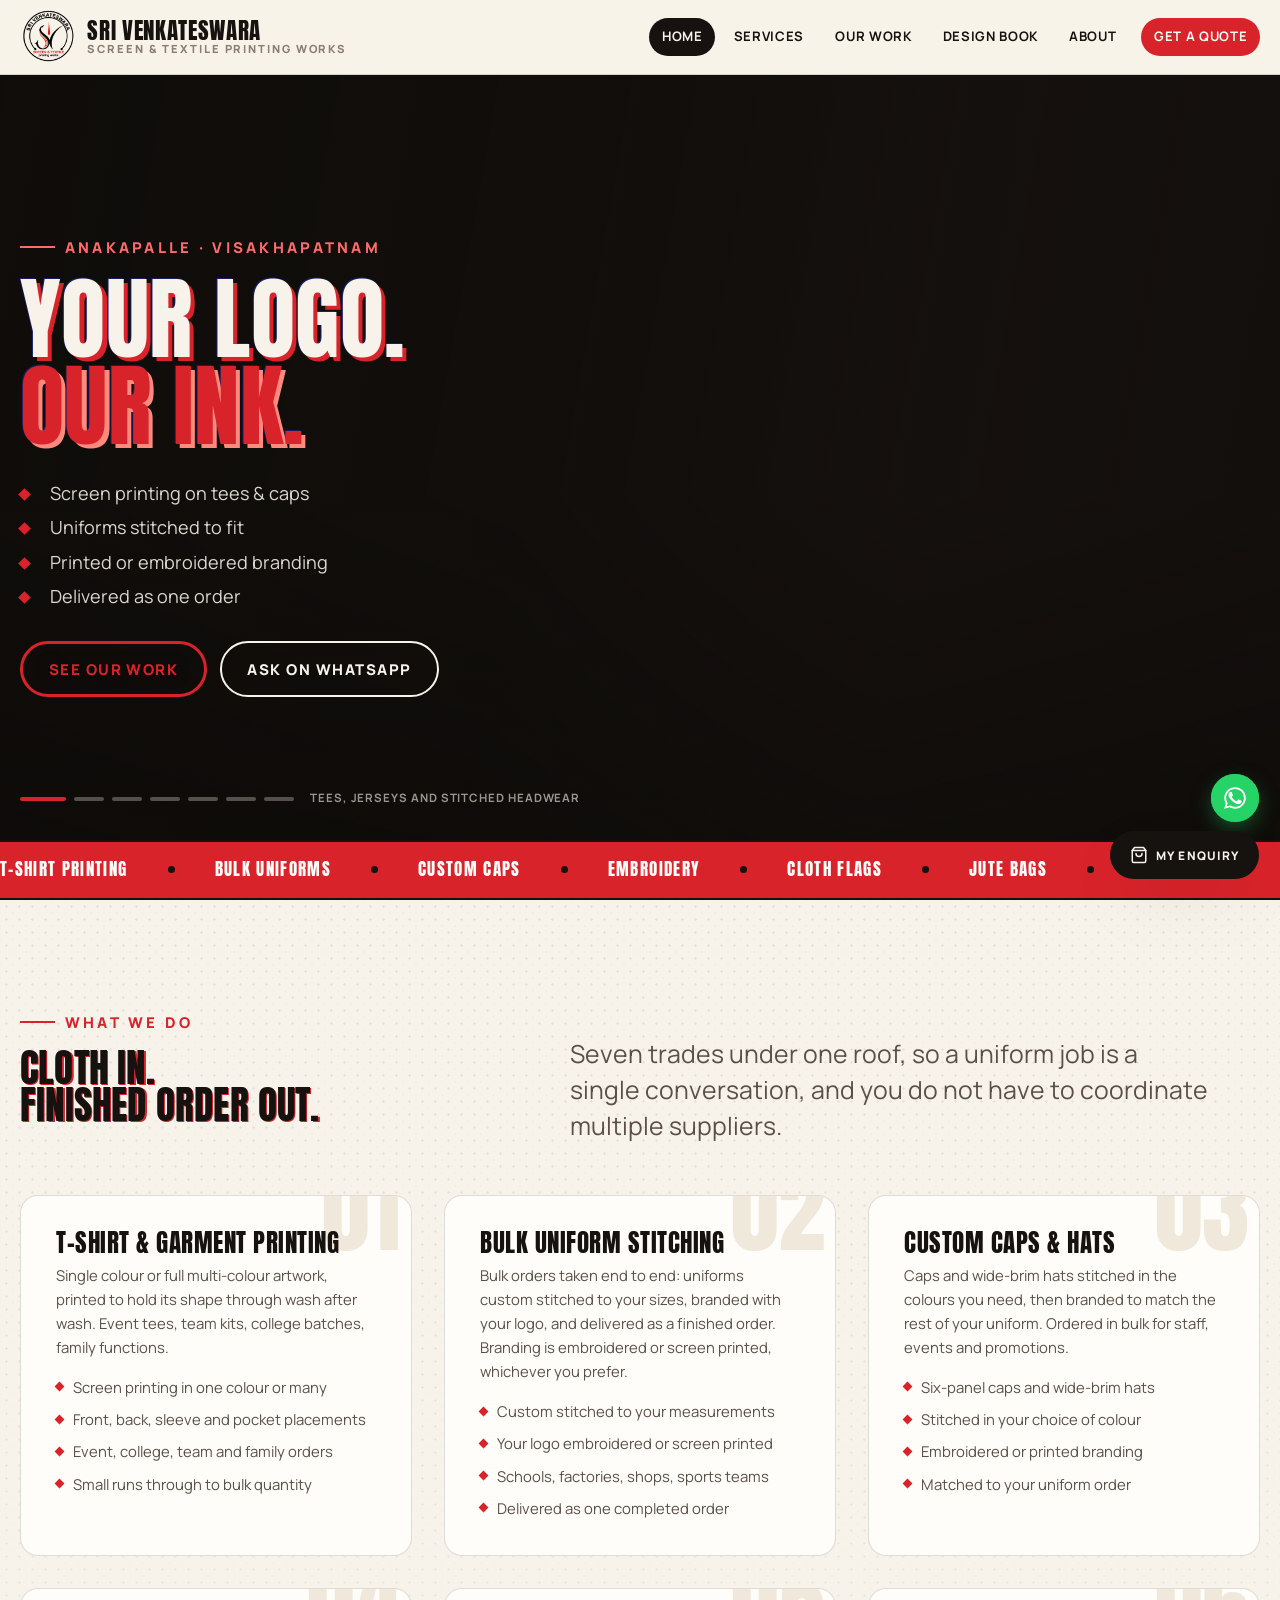
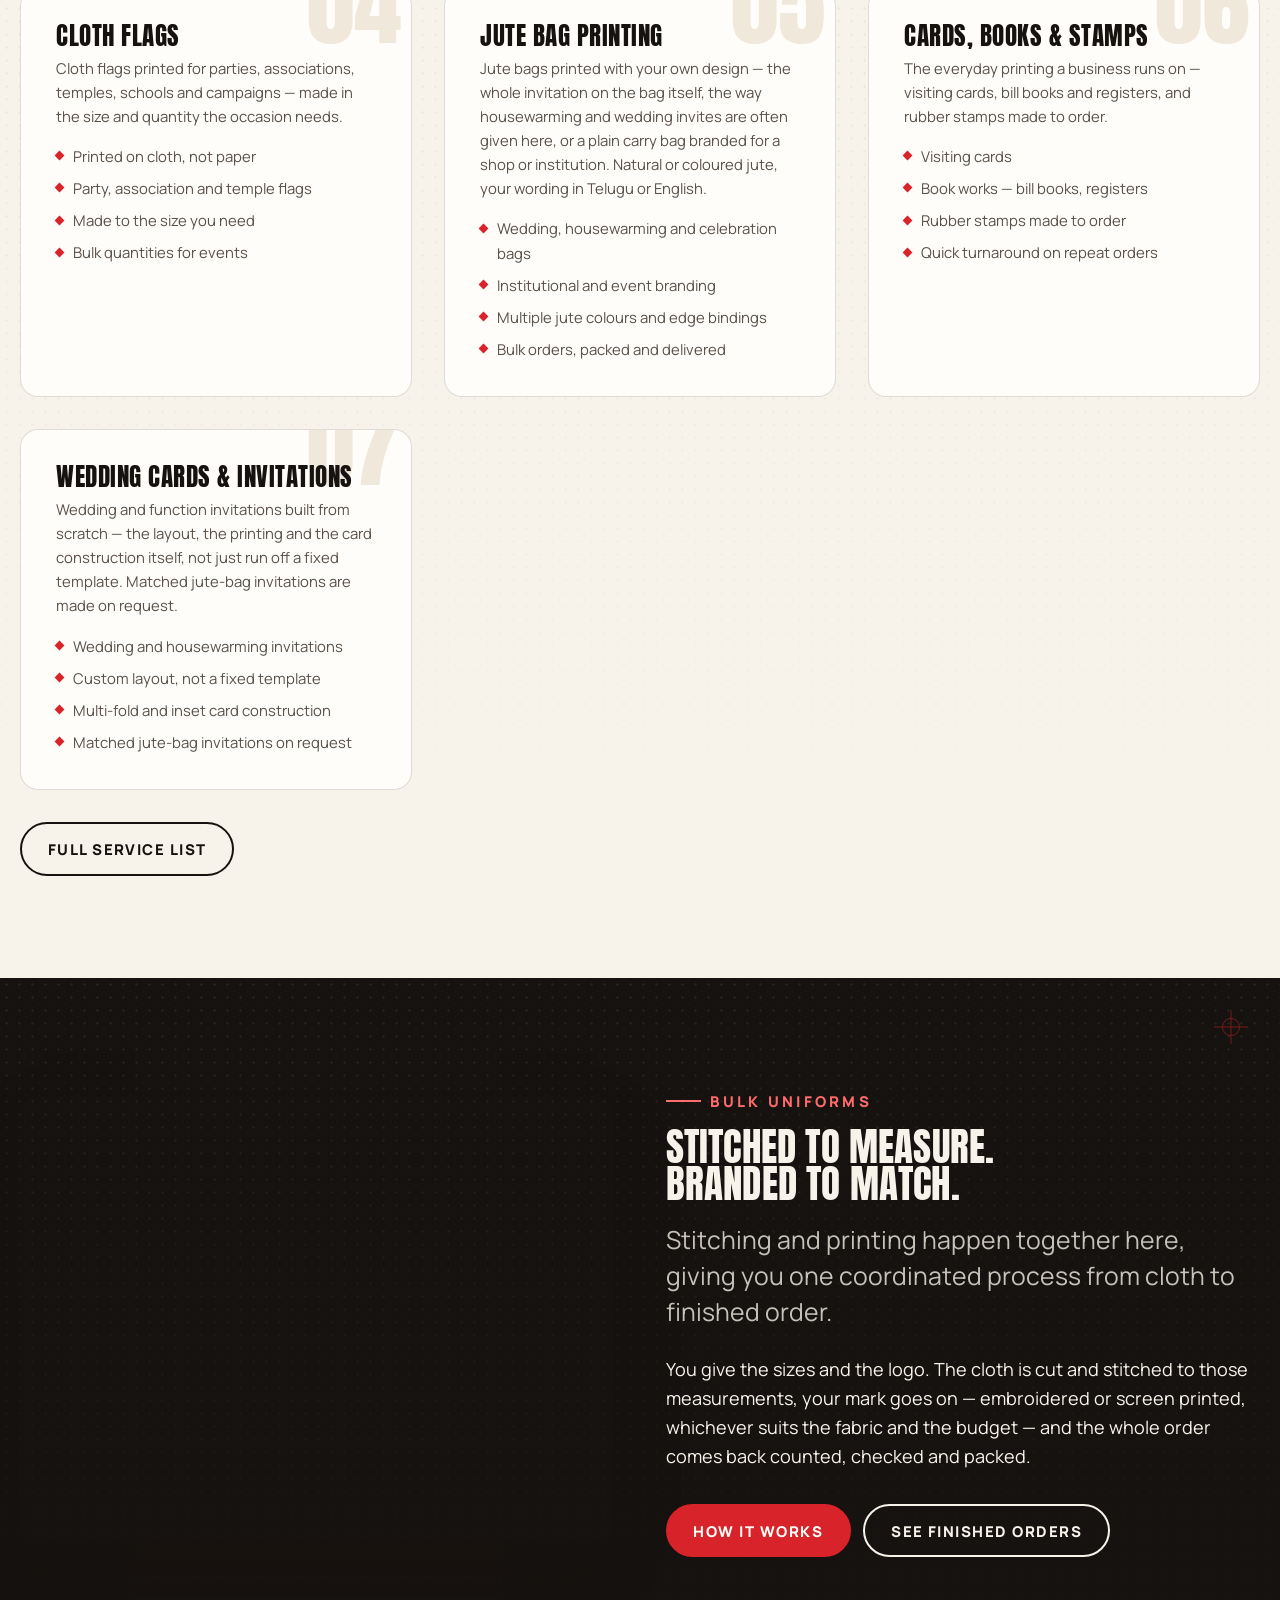
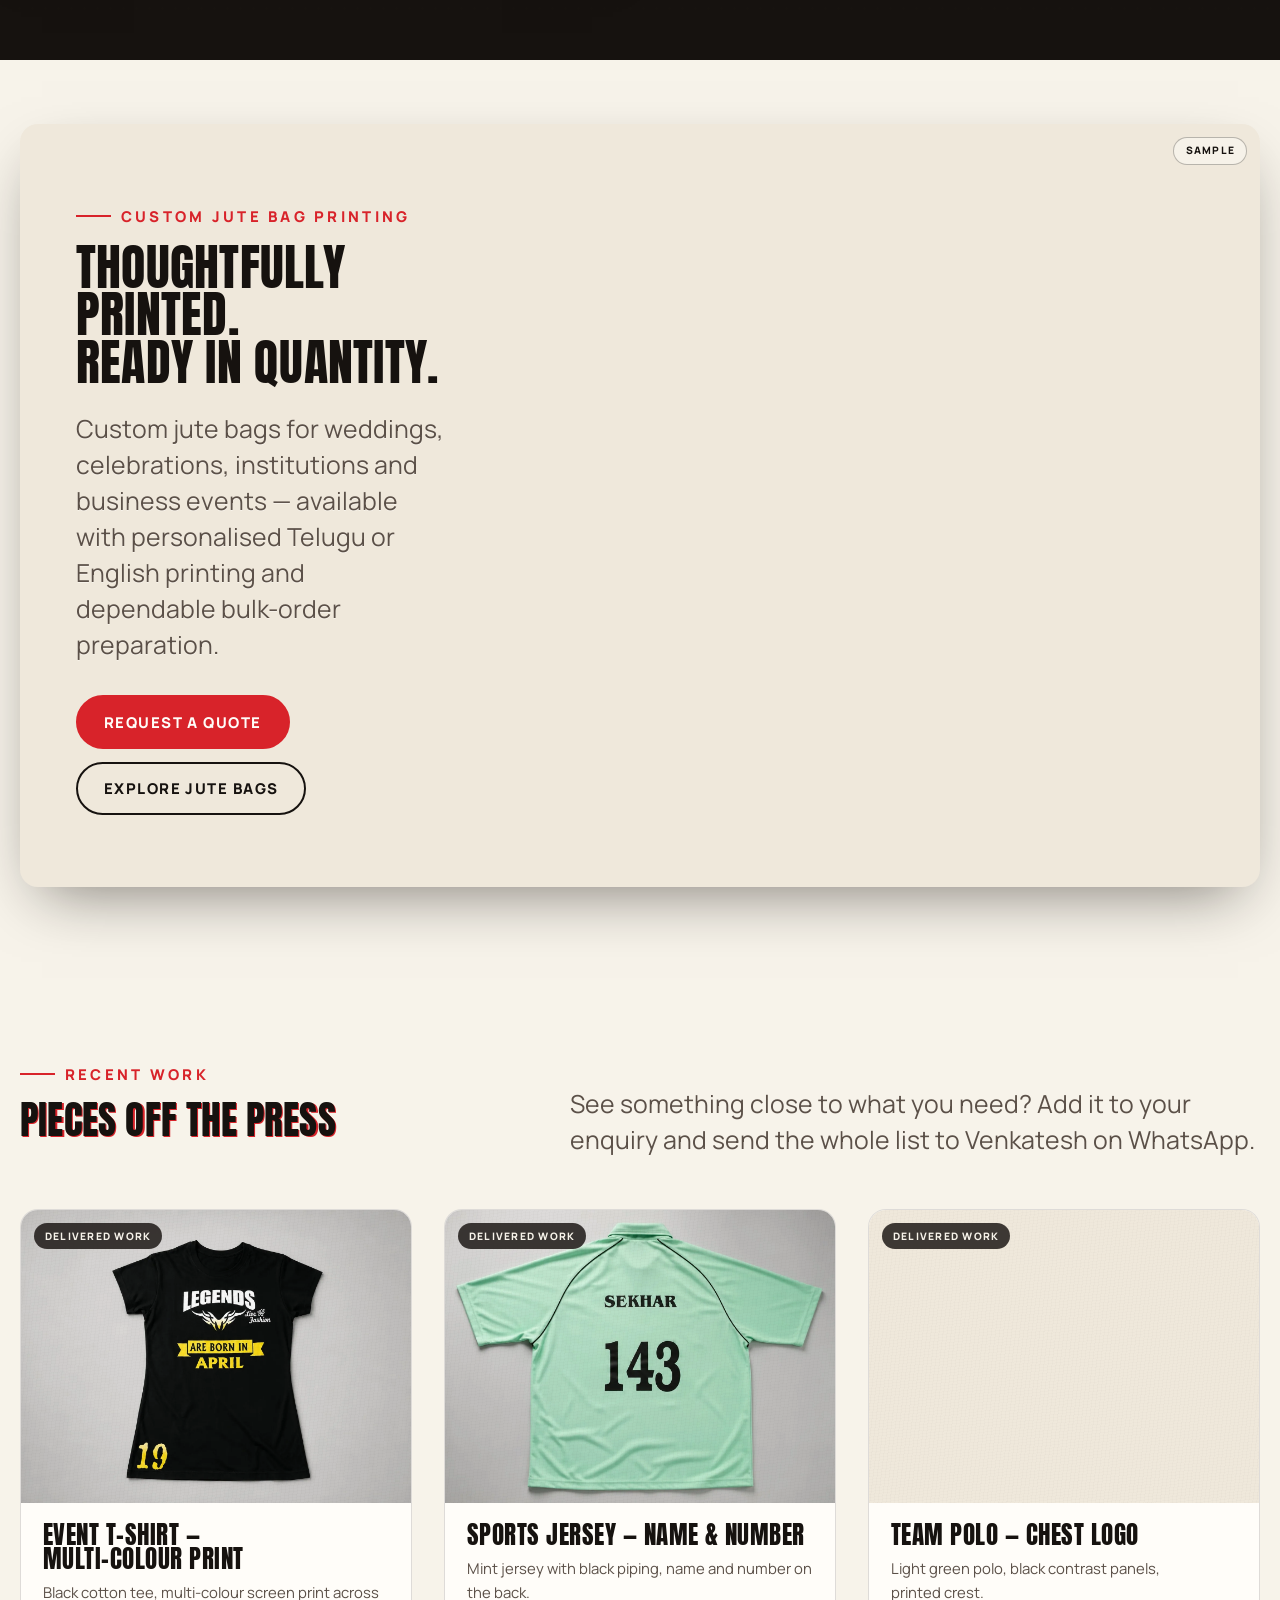
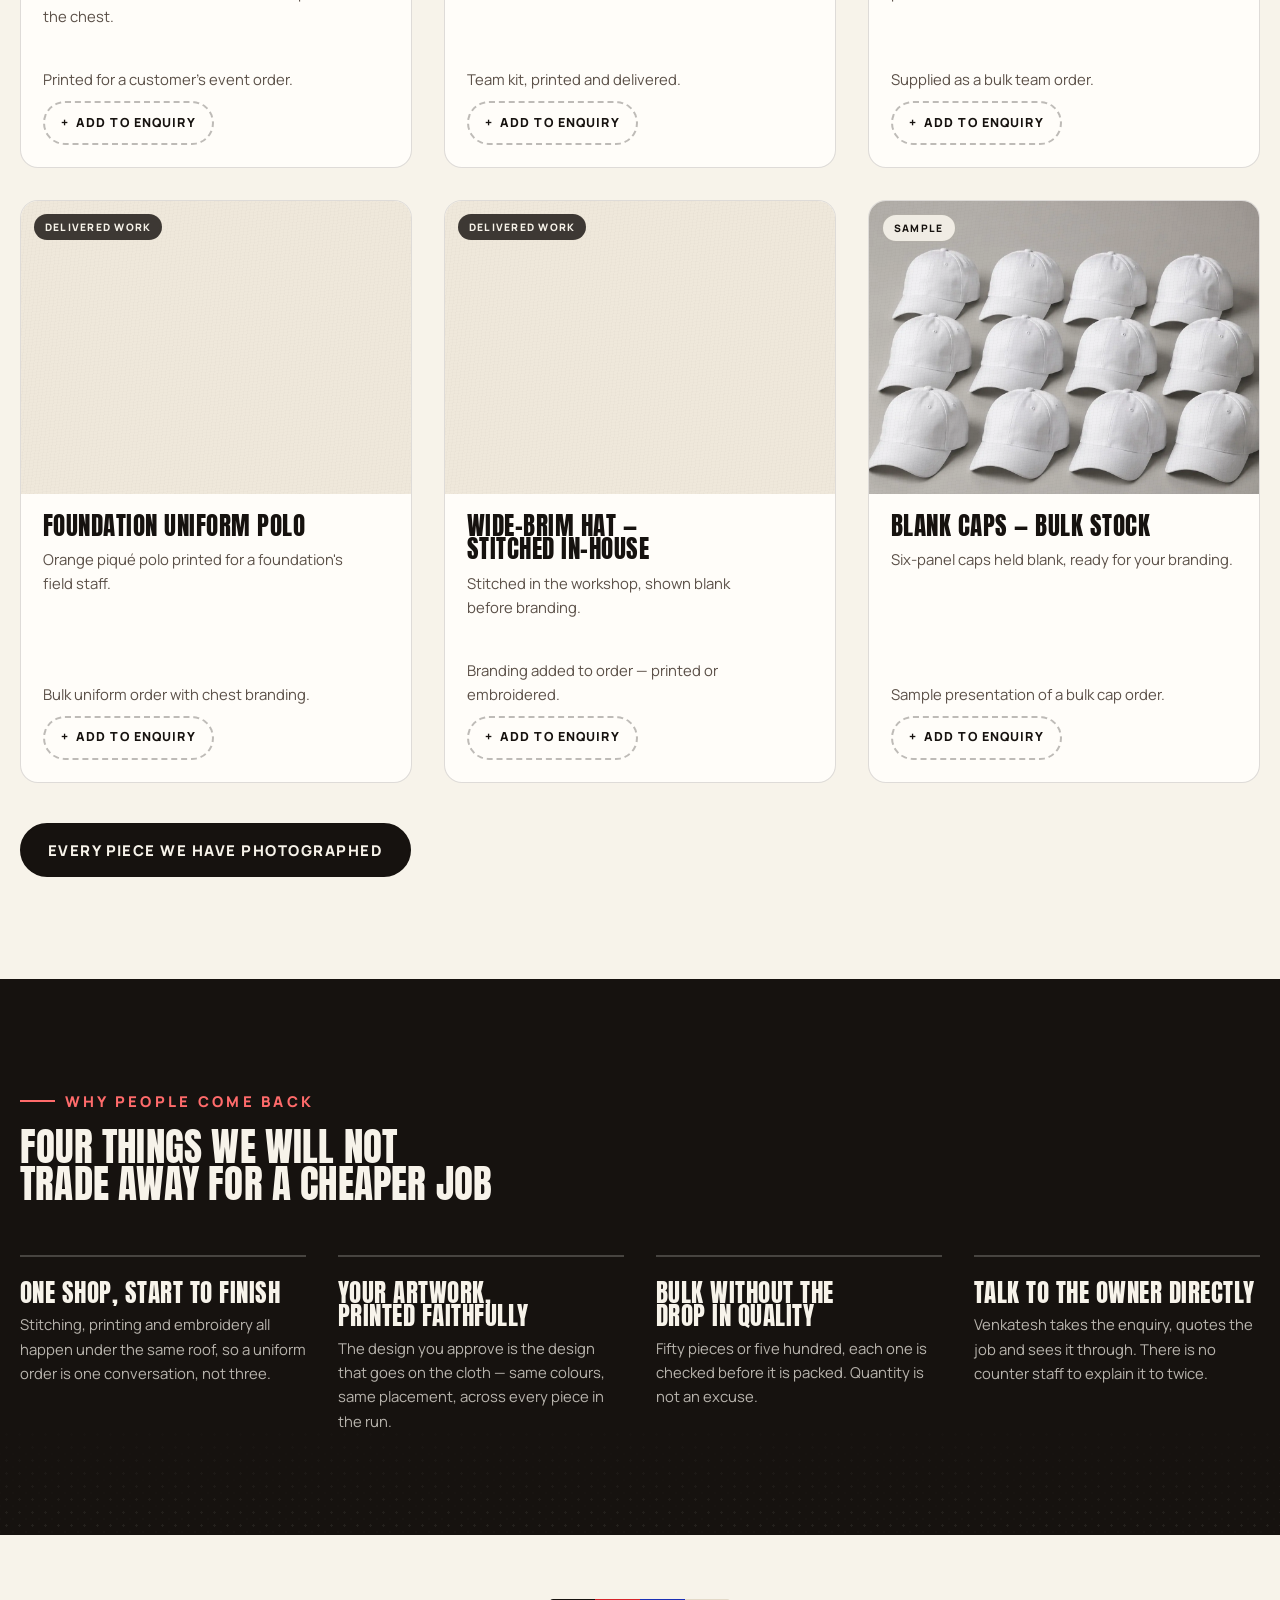
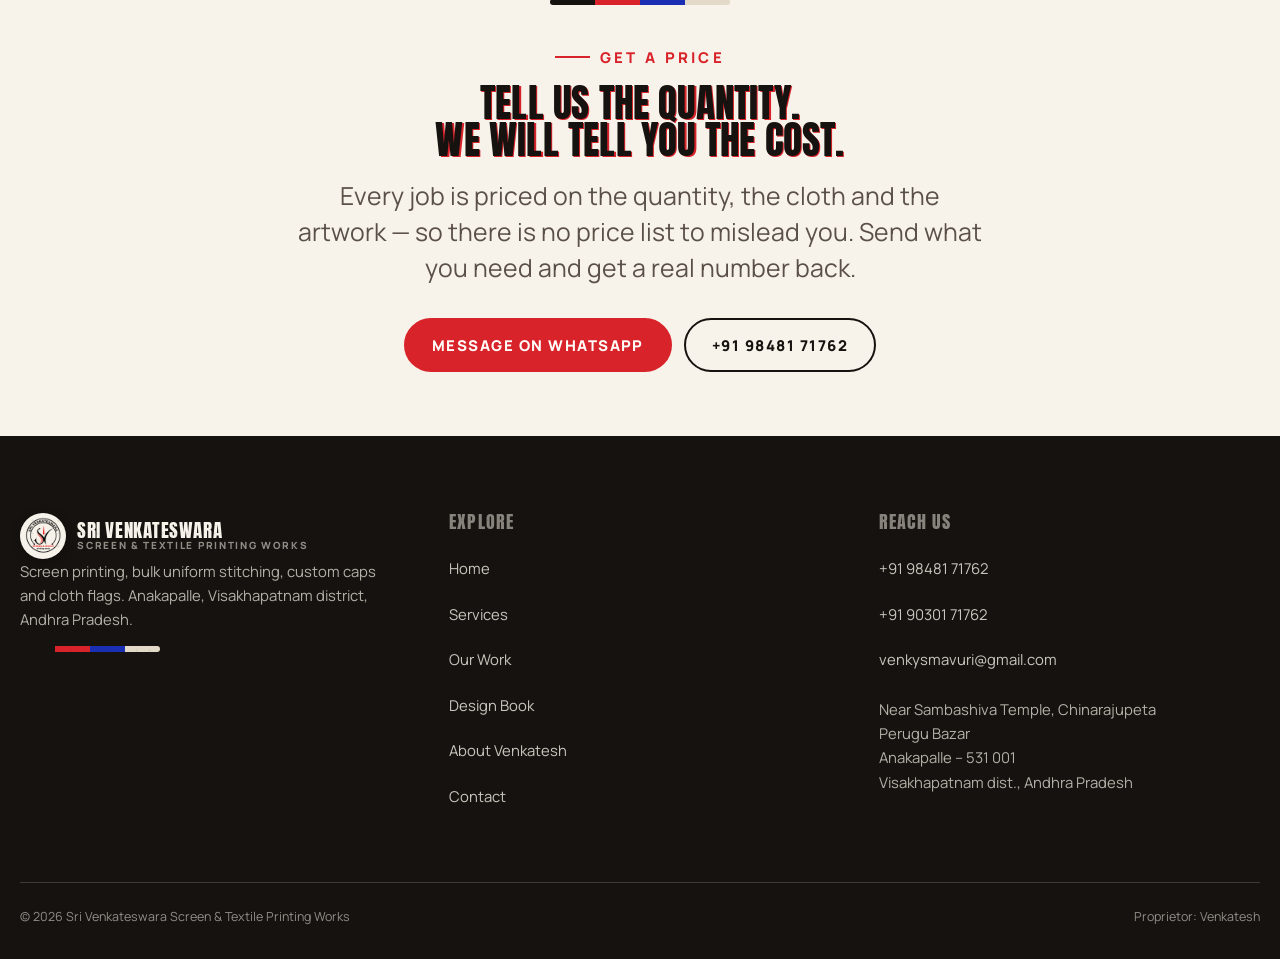
<file: index.html>
<!doctype html>
<html lang="en">
<head>
<meta charset="utf-8">
<meta name="viewport" content="width=device-width, initial-scale=1">
<title>Sri Venkateswara Screen &amp; Textile Printing Works — Anakapalle</title>
<meta name="description" content="Screen printing, bulk uniform stitching, custom caps and cloth flags in Anakapalle, Visakhapatnam. Uniforms stitched to measure, branded by print or embroidery, delivered as one order.">
<meta name="theme-color" content="#16120f">
<meta name="color-scheme" content="light">

<meta property="og:type" content="website">
<meta property="og:title" content="Sri Venkateswara Screen &amp; Textile Printing Works">
<meta property="og:description" content="Screen printing, bulk uniform stitching and custom caps in Anakapalle. Stitched to measure, branded, delivered.">
<meta property="og:image" content="assets/img/hero/homepage-hero-core-products.jpg">
<meta name="twitter:card" content="summary_large_image">

<link rel="icon" href="assets/img/brand/logo.png" type="image/png">
<link rel="apple-touch-icon" href="assets/img/brand/logo.png">

<link rel="preconnect" href="https://fonts.googleapis.com">
<link rel="preconnect" href="https://fonts.gstatic.com" crossorigin>
<link rel="stylesheet" href="https://fonts.googleapis.com/css2?family=Anton&family=Manrope:wght@400;600;700;800&display=swap">
<link rel="stylesheet" href="assets/css/style.css?v=17">
</head>
<body>
<a class="skip-link" href="#main">Skip to main content</a>

<header class="site-header">
  <div class="wrap header-inner">
    <a class="brand" href="index.html">
      <img decoding="async" class="brand-mark" src="assets/img/brand/logo.png" alt="" width="46" height="46">
      <span class="brand-text">
        <span class="brand-name">Sri Venkateswara</span>
        <span class="brand-sub">Screen &amp; Textile Printing Works</span>
      </span>
    </a>

    <button class="nav-toggle" type="button" aria-expanded="false" aria-controls="site-nav">
      <span class="nav-toggle-bars" aria-hidden="true"></span> <span>Menu</span>
    </button>

    <nav class="site-nav" id="site-nav" aria-label="Main">
      <ul>
        <li><a href="index.html" aria-current="page">Home</a></li>
        <li><a href="services.html">Services</a></li>
        <li><a href="work.html">Our Work</a></li>
        <li><a href="sketchbook.html">Design Book</a></li>
        <li><a href="about.html">About</a></li>
        <li><a href="contact.html" class="nav-cta">Get a Quote</a></li>
      </ul>
    </nav>
  </div>
</header>

<main id="main">

  <!-- ================= Hero ================= -->
  <!-- Only slides whose product sits on the right are used here, so the
       headline never lands on top of a garment. -->
  <section class="hero">
    <div class="hero-slides" aria-hidden="true">
      <div class="hero-slide is-active" data-caption="Tees, jerseys and stitched headwear">
        <picture>
          <source media="(max-width: 760px)" srcset="assets/img/hero/mobile/homepage-hero-mobile-core-products.webp">
          <img decoding="async" src="assets/img/hero/homepage-hero-core-products.webp" alt="" fetchpriority="high" width="1920" height="1080">
        </picture>
      </div>
      <div class="hero-slide" data-caption="Bulk uniforms, branded to match" data-text-side="right">
        <picture>
          <source media="(max-width: 760px)" data-srcset="assets/img/hero/mobile/homepage-hero-mobile-uniforms.webp">
          <img decoding="async" data-src="assets/img/hero/homepage-hero-uniforms.webp" alt="" loading="lazy" width="1920" height="1080">
        </picture>
      </div>
      <div class="hero-slide" data-caption="Personalised couple and family tees">
        <picture>
          <source media="(max-width: 760px)" data-srcset="assets/img/hero/mobile/homepage-hero-mobile-couple-shirts.webp">
          <img decoding="async" data-src="assets/img/hero/homepage-hero-couple-shirts.webp" alt="" loading="lazy" width="1920" height="1080">
        </picture>
      </div>
      <div class="hero-slide" data-caption="Multi-colour print, into the weave">
        <picture>
          <source media="(max-width: 760px)" data-srcset="assets/img/hero/mobile/homepage-hero-mobile-textile-print.webp">
          <img decoding="async" data-src="assets/img/hero/homepage-hero-textile-print.webp" alt="" loading="lazy" width="1920" height="1080">
        </picture>
      </div>
      <div class="hero-slide" data-caption="Custom caps and branded headwear" data-text-side="right" style="--mob-crop-y:68%">
        <picture>
          <source media="(max-width: 760px)" data-srcset="assets/img/hero/mobile/homepage-hero-mobile-branded-headwear.webp">
          <img decoding="async" data-src="assets/img/hero/homepage-hero-branded-headwear.webp" alt="" loading="lazy" width="1920" height="1080">
        </picture>
      </div>
      <div class="hero-slide" data-caption="Custom printed jute bags" style="--mob-crop-y:62%">
        <picture>
          <source media="(max-width: 760px)" data-srcset="assets/img/hero/mobile/jute-hero-mobile.webp">
          <img decoding="async" data-src="assets/img/hero/jute-hero-desktop.webp" alt="" loading="lazy" width="1600" height="900">
        </picture>
      </div>
      <div class="hero-slide" data-caption="Anakapalle, since the shop opened">
        <picture>
          <source media="(max-width: 760px)" data-srcset="assets/img/hero/mobile/homepage-hero-mobile-3d-brand.webp">
          <img decoding="async" data-src="assets/img/hero/homepage-hero-3d-brand-v3.webp" alt="" loading="lazy" width="1920" height="1080">
        </picture>
      </div>
    </div>

    <div class="wrap">
      <div class="hero-body">
        <p class="kicker">Anakapalle &middot; Visakhapatnam</p>
        <h1 class="misreg"><span>Your logo.</span><em>Our ink.</em></h1>
        <ul class="hero-points">
          <li>Screen printing on tees &amp; caps</li>
          <li>Uniforms stitched to fit</li>
          <li>Printed or embroidered branding</li>
          <li>Delivered as one order</li>
        </ul>
        <div class="hero-actions">
          <a class="btn btn--outline-red" href="work.html">See our work</a>
          <a class="btn btn--ghost" data-wa-link href="#" target="_blank" rel="noopener">
            Ask on WhatsApp</a>
        </div>
      </div>
    </div>

    <div class="hero-foot">
      <div class="hero-dots" role="group" aria-label="Choose a slide"></div>
      <p class="hero-caption"></p>
    </div>
  </section>

  <!-- A print run of the services, passing by. -->
  <div class="ticker" aria-hidden="true">
    <div class="ticker-track">
      <span>T-Shirt Printing</span><span>Bulk Uniforms</span>
      <span>Custom Caps</span><span>Embroidery</span><span>Cloth Flags</span>
      <span>Jute Bags</span><span>Wedding Cards</span>
      <span>Visiting Cards</span><span>Rubber Stamps</span><span>Book Works</span>
      <span>T-Shirt Printing</span><span>Bulk Uniforms</span>
      <span>Custom Caps</span><span>Embroidery</span><span>Cloth Flags</span>
      <span>Jute Bags</span><span>Wedding Cards</span>
      <span>Visiting Cards</span><span>Rubber Stamps</span><span>Book Works</span>
    </div>
  </div>

  <!-- ================= Services ================= -->
  <section class="section">
    <div class="halftone" aria-hidden="true"></div>
    <div class="wrap">
      <div class="section-head section-head--split" data-reveal>
        <div>
          <p class="kicker">What we do</p>
          <h2 class="misreg--tight">Cloth in.<br> Finished order out.</h2>
        </div>
        <p class="lede">Seven trades under one roof, so a uniform job is a single
          conversation, and you do not have to coordinate multiple suppliers.</p>
      </div>

      <div class="grid grid--3" data-services data-mobile-collapse="4"></div>

      <button type="button" class="services-toggle" data-services-toggle aria-expanded="false">
        <span data-services-toggle-label>Show all services</span>
      </button>

      <p class="mt-3" style="margin-top:2rem">
        <a class="btn btn--ghost" href="services.html">Full service list</a>
      </p>
    </div>
  </section>

  <!-- ================= The uniform story ================= -->
  <section class="section on-ink">
    <div class="halftone" aria-hidden="true"></div>
    <span class="regmark" style="top:2rem;right:2rem" aria-hidden="true"><span></span></span>
    <div class="wrap">
      <div class="split" data-reveal>
        <div class="split-media grain">
          <img decoding="async" src="assets/img/products/uniform-thadi-tigers-studio.webp"
               alt="A light green team polo shirt with black contrast panels and a printed chest crest"
               loading="lazy">
        </div>
        <div>
          <p class="kicker">Bulk uniforms</p>
          <h2>Stitched to measure.<br> Branded to match.</h2>
          <p class="lede">Stitching and printing happen together here, giving you
            one coordinated process from cloth to finished order.</p>
          <p>You give the sizes and the logo. The cloth is cut and stitched to
            those measurements, your mark goes on &mdash; embroidered or screen
            printed, whichever suits the fabric and the budget &mdash; and the
            whole order comes back counted, checked and packed.</p>
          <div class="hero-actions">
            <a class="btn btn--red" href="services.html#uniforms">How it works</a>
            <a class="btn btn--ghost" href="work.html">See finished orders</a>
          </div>
        </div>
      </div>
    </div>
  </section>

  <!-- ================= Jute bags ================= -->
  <section class="section section--tight">
    <div class="wrap">
      <div class="promo" data-reveal>
        <div class="promo-media">
          <span class="badge badge--mock badge--tr">Sample</span>
          <picture>
            <source media="(max-width: 760px)" srcset="assets/img/hero/mobile/jute-hero-mobile.webp">
            <img decoding="async" src="assets/img/hero/jute-hero-desktop.webp"
                 alt="Natural, pink and multi-coloured jute bags with padded handles, printed with wedding invitations, arranged with folded blank bags"
                 loading="lazy" width="1600" height="900">
          </picture>
        </div>
        <div class="promo-body">
          <p class="kicker">Custom jute bag printing</p>
          <h2>Thoughtfully printed.<br> Ready in quantity.</h2>
          <p class="lede">Custom jute bags for weddings, celebrations,
            institutions and business events &mdash; available with personalised
            Telugu or English printing and dependable bulk-order preparation.</p>
          <div class="hero-actions">
            <a class="btn btn--red" href="contact.html">Request a Quote</a>
            <a class="btn btn--ghost" href="services.html#jute-process">Explore Jute Bags</a>
          </div>
        </div>
      </div>
    </div>
  </section>

  <!-- ================= Work ================= -->
  <section class="section">
    <div class="wrap">
      <div class="section-head section-head--split" data-reveal>
        <div>
          <p class="kicker">Recent work</p>
          <h2 class="misreg--tight">Pieces off the press</h2>
        </div>
        <p class="lede">See something close to what you need? Add it to your
          enquiry and send the whole list to Venkatesh on WhatsApp.</p>
      </div>

      <div class="grid grid--3" data-work-grid data-limit="6"></div>

      <p style="margin-top:2.5rem">
        <a class="btn" href="work.html">Every piece we have photographed</a>
      </p>
    </div>
  </section>

  <!-- ================= Promises ================= -->
  <section class="section on-ink">
    <div class="wrap">
      <div class="section-head" data-reveal>
        <p class="kicker">Why people come back</p>
        <h2>Four things we will not<br> trade away for a cheaper job</h2>
      </div>
      <div class="grid grid--4" data-promises></div>
    </div>
    <div class="halftone halftone--edge" aria-hidden="true"></div>
  </section>

  <!-- ================= Call to action ================= -->
  <section class="section section--tight">
    <div class="wrap wrap--narrow" style="text-align:center" data-reveal>
      <div class="inkstrip" style="max-width:180px;margin:0 auto 2rem"><i></i><i></i><i></i><i></i></div>
      <p class="kicker" style="justify-content:center">Get a price</p>
      <h2 class="misreg--tight">Tell us the quantity.<br> We will tell you the cost.</h2>
      <p class="lede" style="margin-inline:auto">Every job is priced on the
        quantity, the cloth and the artwork &mdash; so there is no price list to
        mislead you. Send what you need and get a real number back.</p>
      <div class="hero-actions" style="justify-content:center">
        <a class="btn btn--red" data-wa-link href="#" target="_blank" rel="noopener">
          Message on WhatsApp</a>
        <a class="btn btn--ghost" data-tel href="#">Call the shop</a>
      </div>
    </div>
  </section>

</main>

<footer class="site-footer">
  <div class="halftone" aria-hidden="true"></div>
  <div class="wrap footer-grid">
    <div>
      <a class="brand" href="index.html">
        <img decoding="async" class="brand-mark" src="assets/img/brand/logo.png" alt="" width="46" height="46">
        <span class="brand-text">
          <span class="brand-name">Sri Venkateswara</span>
          <span class="brand-sub">Screen &amp; Textile Printing Works</span>
        </span>
      </a>
      <p class="footer-blurb">Screen printing, bulk uniform stitching, custom caps
        and cloth flags. Anakapalle, Visakhapatnam district, Andhra Pradesh.</p>
      <div class="inkstrip" style="max-width:140px"><i></i><i></i><i></i><i></i></div>
    </div>

    <nav class="footer-nav" aria-label="Pages">
      <h4>Explore</h4>
      <ul>
        <li><a href="index.html">Home</a></li>
        <li><a href="services.html">Services</a></li>
        <li><a href="work.html">Our Work</a></li>
        <li><a href="sketchbook.html">Design Book</a></li>
        <li><a href="about.html">About Venkatesh</a></li>
        <li><a href="contact.html">Contact</a></li>
      </ul>
    </nav>

    <div class="footer-nav">
      <h4>Reach us</h4>
      <ul>
        <li><a data-tel href="#">+91 98481 71762</a></li>
        <li><a data-tel-alt href="#">+91 90301 71762</a></li>
        <li><a data-email href="#">venkysmavuri@gmail.com</a></li>
      </ul>
      <p class="footer-blurb" style="margin-top:1rem" data-address></p>
    </div>
  </div>

  <div class="wrap footer-bottom">
    <p>&copy; <span data-year>2026</span> Sri Venkateswara Screen &amp; Textile Printing Works</p>
    <p>Proprietor: Venkatesh</p>
  </div>
</footer>

<script src="assets/js/data.js?v=17"></script>
<script src="assets/js/site.js?v=17"></script>
</body>
</html>
</file>
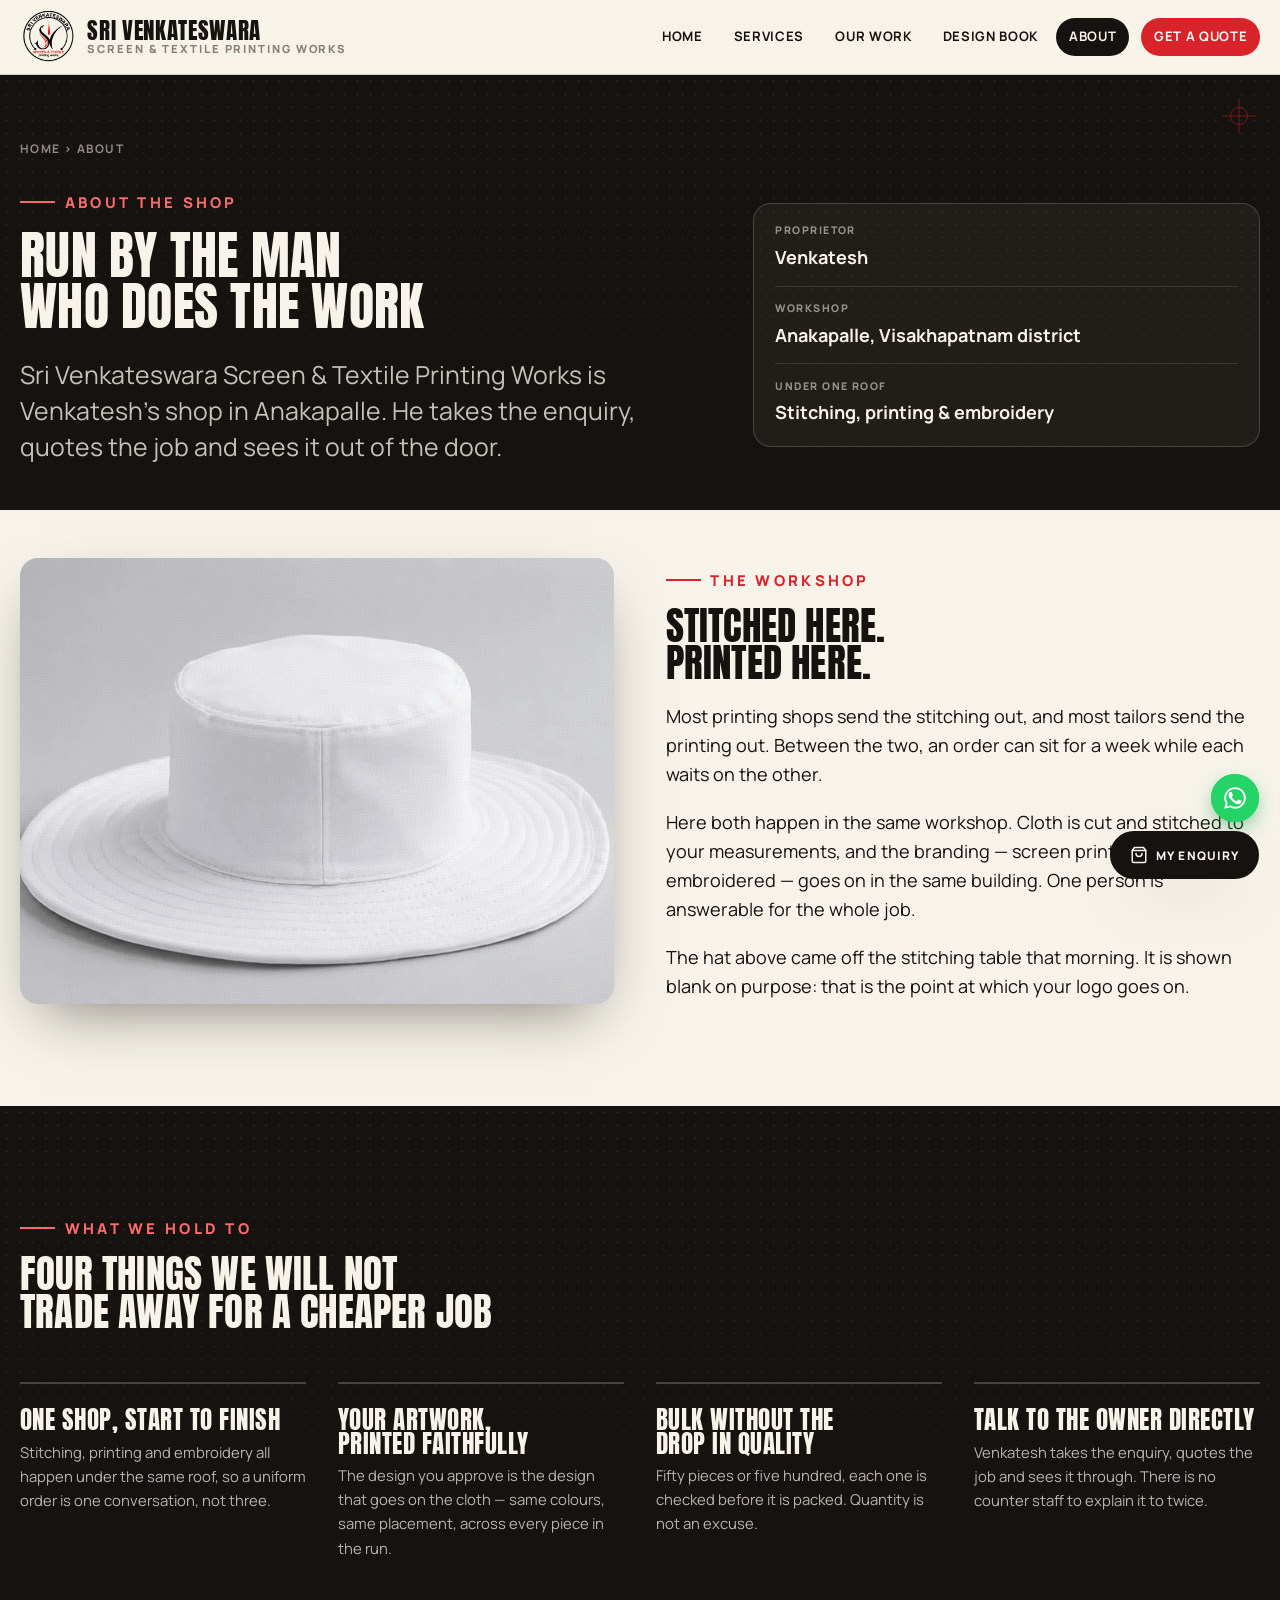
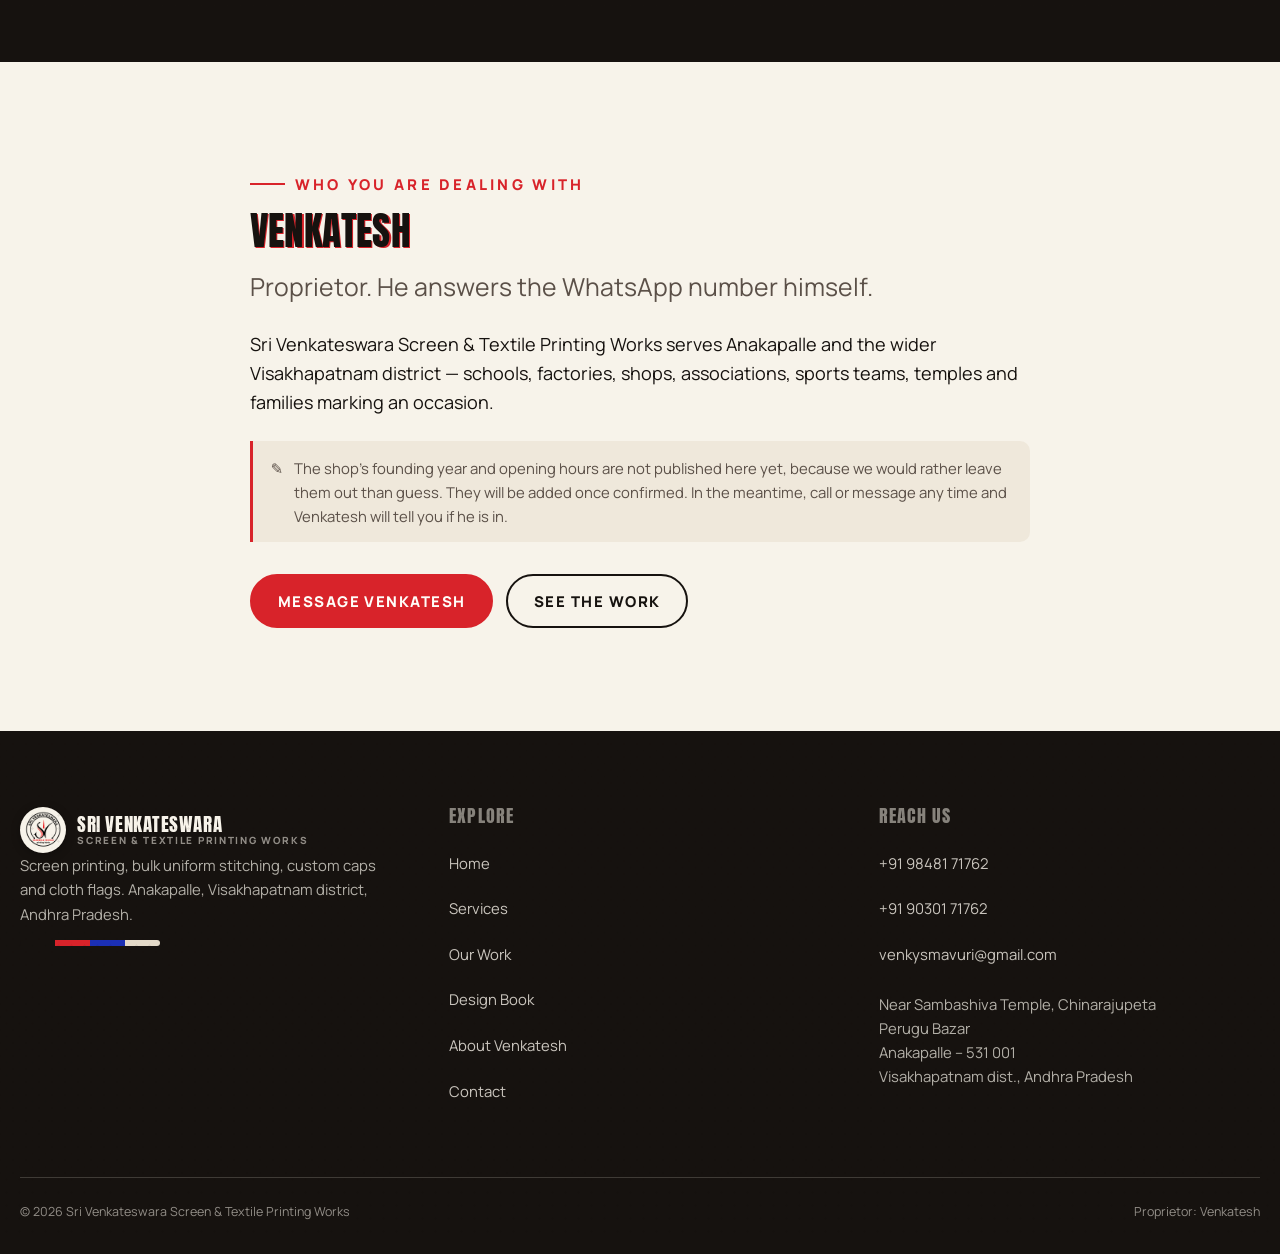
<file: about.html>
<!doctype html>
<html lang="en">
<head>
<meta charset="utf-8">
<meta name="viewport" content="width=device-width, initial-scale=1">
<title>About — Sri Venkateswara Screen &amp; Textile Printing Works</title>
<meta name="description" content="Sri Venkateswara Screen & Textile Printing Works is run by Venkatesh (Venkatesh) in Anakapalle, Visakhapatnam district, Andhra Pradesh.">
<meta name="theme-color" content="#16120f">
<meta name="color-scheme" content="light">

<meta property="og:type" content="website">
<meta property="og:title" content="About — Sri Venkateswara Screen &amp; Textile Printing Works">
<meta property="og:description" content="Sri Venkateswara Screen & Textile Printing Works is run by Venkatesh (Venkatesh) in Anakapalle, Visakhapatnam district, Andhra Pradesh.">
<meta property="og:image" content="assets/img/hero/homepage-hero-core-products.jpg">
<meta name="twitter:card" content="summary_large_image">

<link rel="icon" href="assets/img/brand/logo.png" type="image/png">
<link rel="apple-touch-icon" href="assets/img/brand/logo.png">

<link rel="preconnect" href="https://fonts.googleapis.com">
<link rel="preconnect" href="https://fonts.gstatic.com" crossorigin>
<link rel="stylesheet" href="https://fonts.googleapis.com/css2?family=Anton&family=Manrope:wght@400;600;700;800&display=swap">
<link rel="stylesheet" href="assets/css/style.css?v=17">
</head>
<body>
<a class="skip-link" href="#main">Skip to main content</a>

<header class="site-header">
  <div class="wrap header-inner">
    <a class="brand" href="index.html">
      <img decoding="async" class="brand-mark" src="assets/img/brand/logo.png" alt="" width="46" height="46">
      <span class="brand-text">
        <span class="brand-name">Sri Venkateswara</span>
        <span class="brand-sub">Screen &amp; Textile Printing Works</span>
      </span>
    </a>

    <button class="nav-toggle" type="button" aria-expanded="false" aria-controls="site-nav">
      <span class="nav-toggle-bars" aria-hidden="true"></span> <span>Menu</span>
    </button>

    <nav class="site-nav" id="site-nav" aria-label="Main">
      <ul>
        <li><a href="index.html">Home</a></li>
        <li><a href="services.html">Services</a></li>
        <li><a href="work.html">Our Work</a></li>
        <li><a href="sketchbook.html">Design Book</a></li>
        <li><a href="about.html" aria-current="page">About</a></li>
        <li><a href="contact.html" class="nav-cta">Get a Quote</a></li>
      </ul>
    </nav>
  </div>
</header>

<main id="main">

  <section class="page-hero page-hero--split on-ink">
    <div class="halftone" aria-hidden="true"></div>
    <span class="regmark" style="top:1.5rem;right:1.5rem" aria-hidden="true"><span></span></span>
    <div class="wrap">
      <div>
        <p class="breadcrumb"><a href="index.html">Home</a> &rsaquo; <span>About</span></p>
        <p class="kicker">About the shop</p>
        <h1>Run by the man<br> who does the work</h1>
        <p class="lede">Sri Venkateswara Screen &amp; Textile Printing Works is Venkatesh's shop in Anakapalle. He takes the enquiry, quotes the job and sees it out of the door.</p>
      </div>
      <dl class="page-hero-aside hero-facts">
        <div>
          <dt>Proprietor</dt>
          <dd>Venkatesh</dd>
        </div>
        <div>
          <dt>Workshop</dt>
          <dd>Anakapalle, Visakhapatnam district</dd>
        </div>
        <div>
          <dt>Under one roof</dt>
          <dd>Stitching, printing &amp; embroidery</dd>
        </div>
      </dl>
    </div>
  </section>

  <section class="section">
    <div class="wrap">
      <div class="split" data-reveal>
        <div class="split-media grain">
          <img decoding="async" src="assets/img/products/cap-wide-brim-studio.webp"
               alt="A plain white wide-brim cotton hat, stitched in the workshop, shown before branding"
               loading="lazy">
        </div>
        <div>
          <p class="kicker">The workshop</p>
          <h2>Stitched here.<br> Printed here.</h2>
          <p>Most printing shops send the stitching out, and most tailors send the
            printing out. Between the two, an order can sit for a week while each
            waits on the other.</p>
          <p>Here both happen in the same workshop. Cloth is cut and stitched to
            your measurements, and the branding &mdash; screen printed or
            embroidered &mdash; goes on in the same building. One person is
            answerable for the whole job.</p>
          <p>The hat above came off the stitching table that morning. It is shown
            blank on purpose: that is the point at which your logo goes on.</p>
        </div>
      </div>
    </div>
  </section>

  <section class="section on-ink">
    <div class="halftone" aria-hidden="true"></div>
    <div class="wrap">
      <div class="section-head" data-reveal>
        <p class="kicker">What we hold to</p>
        <h2>Four things we will not<br> trade away for a cheaper job</h2>
      </div>
      <div class="grid grid--4" data-promises></div>
    </div>
  </section>

  <section class="section">
    <div class="wrap wrap--narrow" data-reveal>
      <p class="kicker">Who you are dealing with</p>
      <h2 class="misreg--tight">Venkatesh</h2>
      <p class="lede">Proprietor. He answers the WhatsApp number himself.</p>
      <p>Sri Venkateswara Screen &amp; Textile Printing Works serves Anakapalle and
        the wider Visakhapatnam district &mdash; schools, factories, shops,
        associations, sports teams, temples and families marking an occasion.</p>

      <div class="note" style="margin-top:1.5rem">
        <span aria-hidden="true">&#9998;</span>
        <span>The shop's founding year and opening hours are not published here
        yet, because we would rather leave them out than guess. They will be added
        once confirmed. In the meantime, call or message any time and Venkatesh will
        tell you if he is in.</span>
      </div>

      <div class="hero-actions">
        <a class="btn btn--red" data-wa-link href="#" target="_blank" rel="noopener">Message Venkatesh</a>
        <a class="btn btn--ghost" href="work.html">See the work</a>
      </div>
    </div>
  </section>

</main>

<footer class="site-footer">
  <div class="halftone" aria-hidden="true"></div>
  <div class="wrap footer-grid">
    <div>
      <a class="brand" href="index.html">
      <img decoding="async" class="brand-mark" src="assets/img/brand/logo.png" alt="" width="46" height="46">
      <span class="brand-text">
        <span class="brand-name">Sri Venkateswara</span>
        <span class="brand-sub">Screen &amp; Textile Printing Works</span>
      </span>
    </a>
      <p class="footer-blurb">Screen printing, bulk uniform stitching, custom caps
        and cloth flags. Anakapalle, Visakhapatnam district, Andhra Pradesh.</p>
      <div class="inkstrip" style="max-width:140px"><i></i><i></i><i></i><i></i></div>
    </div>

    <nav class="footer-nav" aria-label="Pages">
      <h4>Explore</h4>
      <ul>
        <li><a href="index.html">Home</a></li>
        <li><a href="services.html">Services</a></li>
        <li><a href="work.html">Our Work</a></li>
        <li><a href="sketchbook.html">Design Book</a></li>
        <li><a href="about.html">About Venkatesh</a></li>
        <li><a href="contact.html">Contact</a></li>
      </ul>
    </nav>

    <div class="footer-nav">
      <h4>Reach us</h4>
      <ul>
        <li><a data-tel href="#">+91 98481 71762</a></li>
        <li><a data-tel-alt href="#">+91 90301 71762</a></li>
        <li><a data-email href="#">venkysmavuri@gmail.com</a></li>
      </ul>
      <p class="footer-blurb" style="margin-top:1rem" data-address></p>
    </div>
  </div>

  <div class="wrap footer-bottom">
    <p>&copy; <span data-year>2026</span> Sri Venkateswara Screen &amp; Textile Printing Works</p>
    <p>Proprietor: Venkatesh</p>
  </div>
</footer>

<script src="assets/js/data.js?v=17"></script>
<script src="assets/js/site.js?v=17"></script>
</body>
</html>
</file>
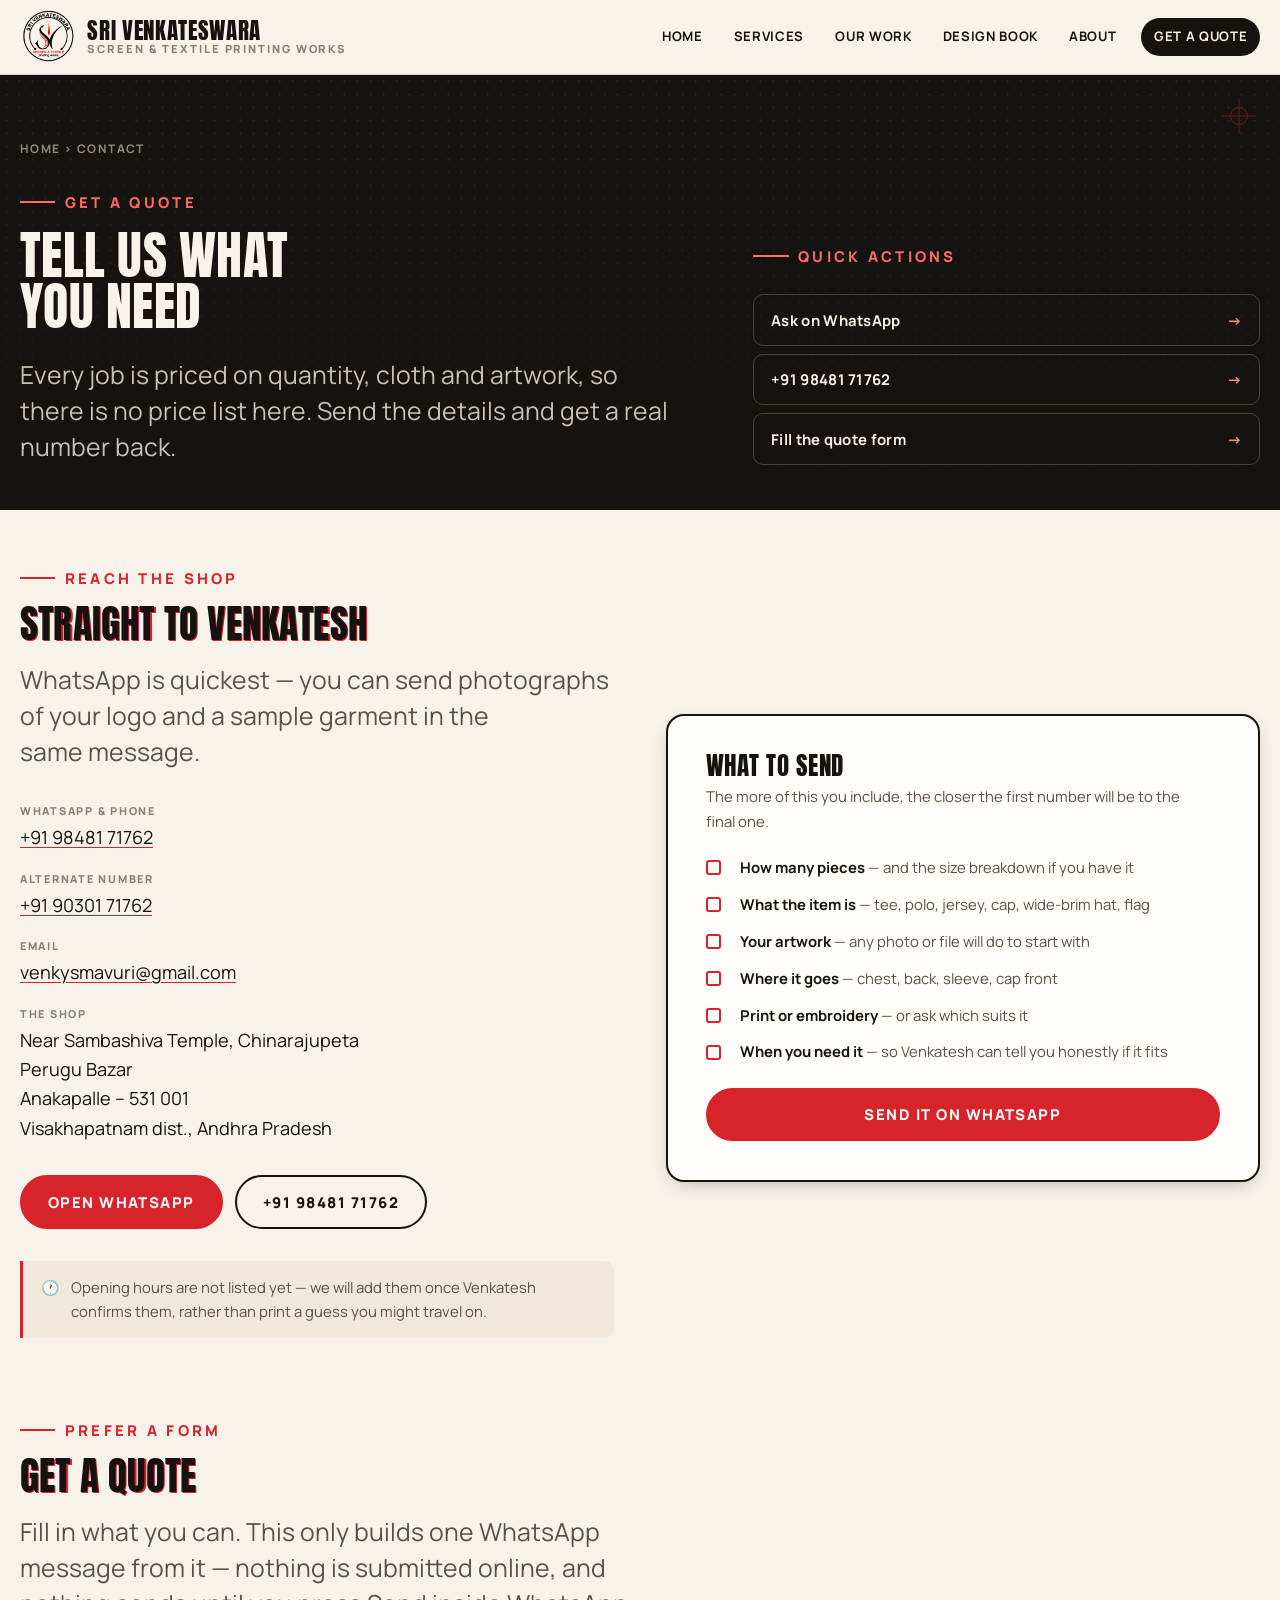
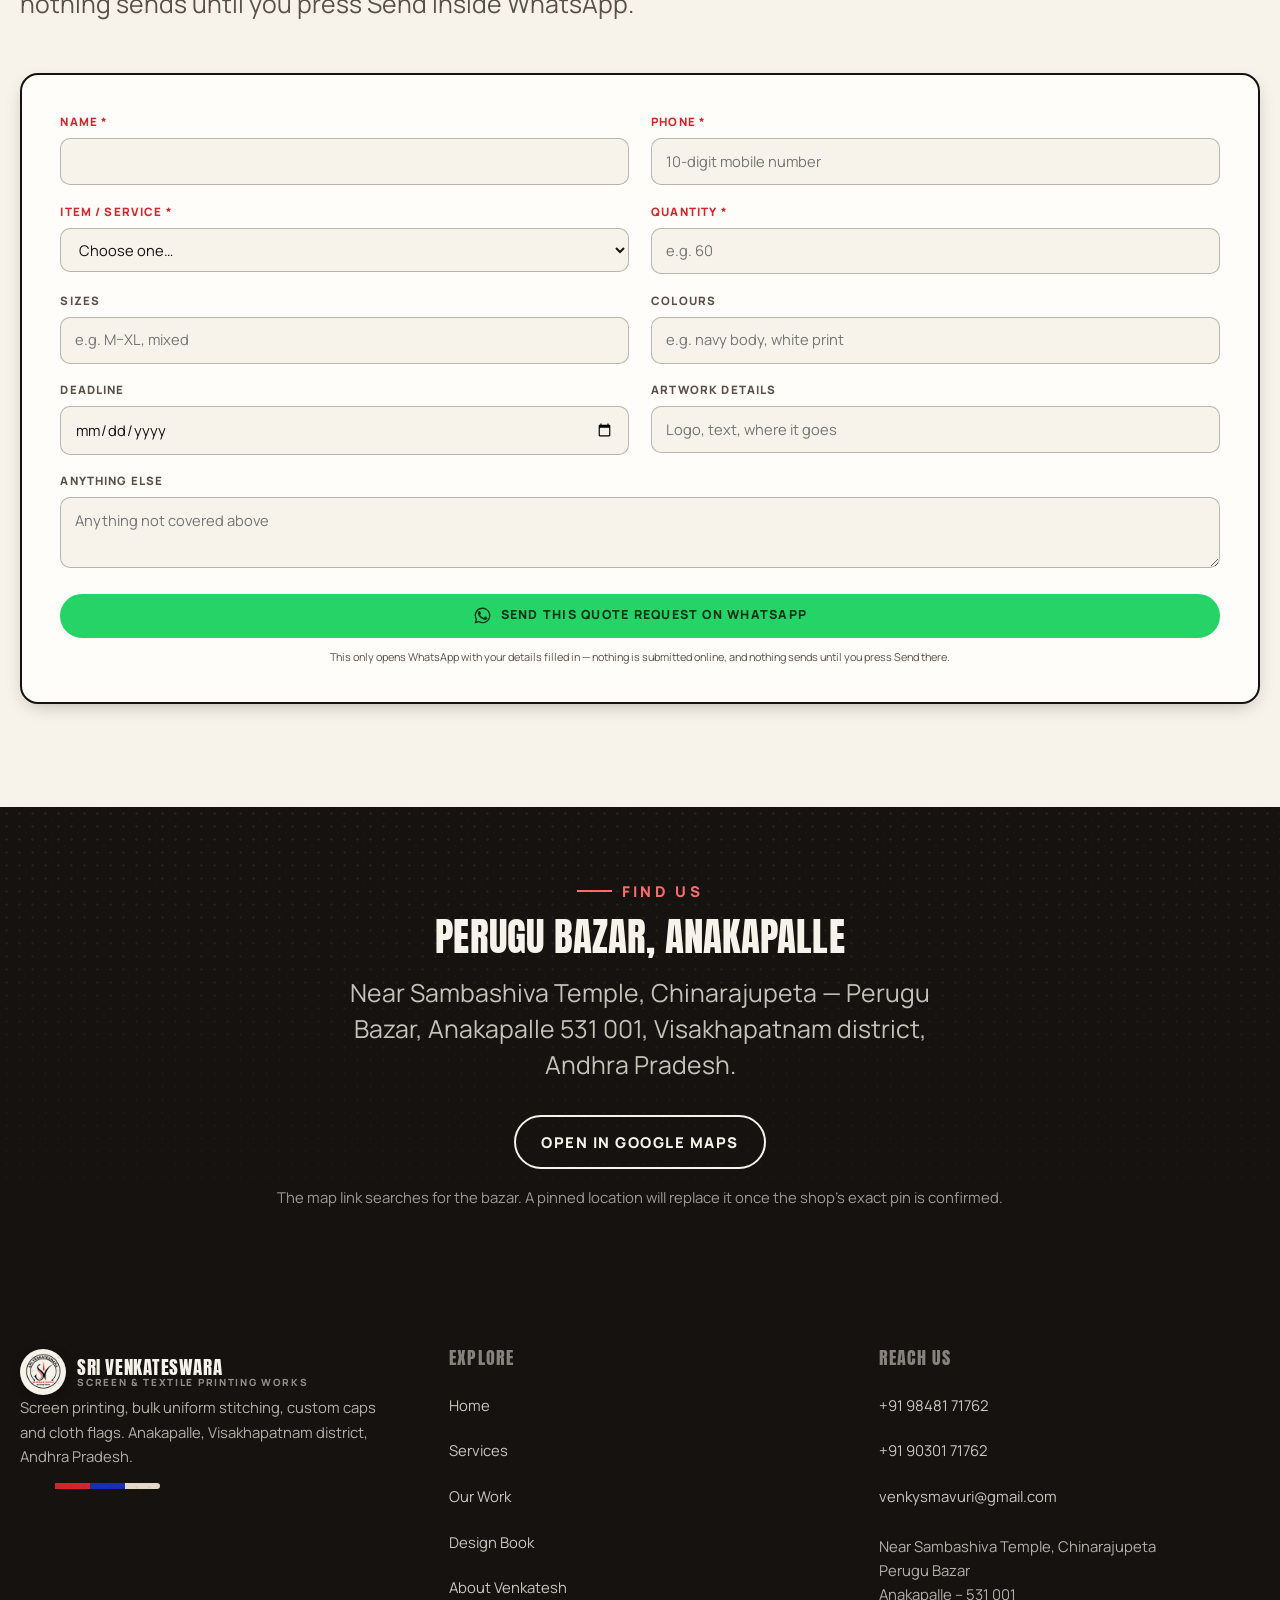
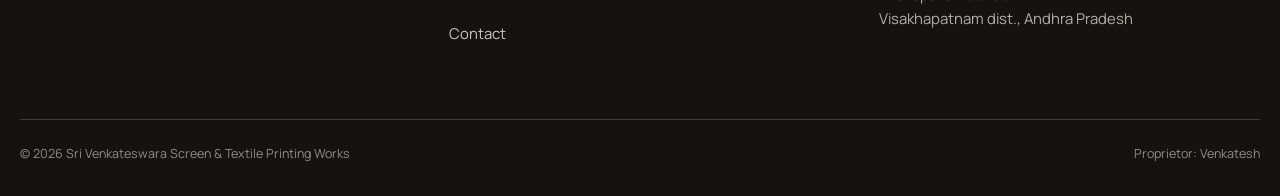
<file: contact.html>
<!doctype html>
<html lang="en">
<head>
<meta charset="utf-8">
<meta name="viewport" content="width=device-width, initial-scale=1">
<title>Contact &amp; Quote — Sri Venkateswara Screen &amp; Textile Printing Works</title>
<meta name="description" content="Phone, WhatsApp, email and address for Sri Venkateswara Screen & Textile Printing Works, Perugu Bazar, Anakapalle 531 001.">
<meta name="theme-color" content="#16120f">
<meta name="color-scheme" content="light">

<meta property="og:type" content="website">
<meta property="og:title" content="Contact &amp; Quote — Sri Venkateswara Screen &amp; Textile Printing Works">
<meta property="og:description" content="Phone, WhatsApp, email and address for Sri Venkateswara Screen & Textile Printing Works, Perugu Bazar, Anakapalle 531 001.">
<meta property="og:image" content="assets/img/hero/homepage-hero-core-products.jpg">
<meta name="twitter:card" content="summary_large_image">

<link rel="icon" href="assets/img/brand/logo.png" type="image/png">
<link rel="apple-touch-icon" href="assets/img/brand/logo.png">

<link rel="preconnect" href="https://fonts.googleapis.com">
<link rel="preconnect" href="https://fonts.gstatic.com" crossorigin>
<link rel="stylesheet" href="https://fonts.googleapis.com/css2?family=Anton&family=Manrope:wght@400;600;700;800&display=swap">
<link rel="stylesheet" href="assets/css/style.css?v=17">
</head>
<body>
<a class="skip-link" href="#main">Skip to main content</a>

<header class="site-header">
  <div class="wrap header-inner">
    <a class="brand" href="index.html">
      <img decoding="async" class="brand-mark" src="assets/img/brand/logo.png" alt="" width="46" height="46">
      <span class="brand-text">
        <span class="brand-name">Sri Venkateswara</span>
        <span class="brand-sub">Screen &amp; Textile Printing Works</span>
      </span>
    </a>

    <button class="nav-toggle" type="button" aria-expanded="false" aria-controls="site-nav">
      <span class="nav-toggle-bars" aria-hidden="true"></span> <span>Menu</span>
    </button>

    <nav class="site-nav" id="site-nav" aria-label="Main">
      <ul>
        <li><a href="index.html">Home</a></li>
        <li><a href="services.html">Services</a></li>
        <li><a href="work.html">Our Work</a></li>
        <li><a href="sketchbook.html">Design Book</a></li>
        <li><a href="about.html">About</a></li>
        <li><a href="contact.html" class="nav-cta" aria-current="page">Get a Quote</a></li>
      </ul>
    </nav>
  </div>
</header>

<main id="main">

  <section class="page-hero page-hero--split on-ink">
    <div class="halftone" aria-hidden="true"></div>
    <span class="regmark" style="top:1.5rem;right:1.5rem" aria-hidden="true"><span></span></span>
    <div class="wrap">
      <div>
        <p class="breadcrumb"><a href="index.html">Home</a> &rsaquo; <span>Contact</span></p>
        <p class="kicker">Get a quote</p>
        <h1>Tell us what<br> you need</h1>
        <p class="lede">Every job is priced on quantity, cloth and artwork, so there is no price list here. Send the details and get a real number back.</p>
      </div>
      <div class="page-hero-aside">
        <p class="kicker">Quick actions</p>
        <ul class="hero-jumplist">
          <li><a data-wa-link href="#" target="_blank" rel="noopener">Ask on WhatsApp</a></li>
          <li><a data-tel href="#">Call now</a></li>
          <li><a href="#qf-name">Fill the quote form</a></li>
        </ul>
      </div>
    </div>
  </section>

  <section class="section">
    <div class="wrap">
      <div class="split" data-reveal>
        <div>
          <p class="kicker">Reach the shop</p>
          <h2 class="misreg--tight">Straight to Venkatesh</h2>
          <p class="lede">WhatsApp is quickest &mdash; you can send photographs of
            your logo and a sample garment in the same message.</p>

          <dl class="info-list" style="margin-top:2rem">
            <div>
              <dt>WhatsApp &amp; phone</dt>
              <dd><a data-tel href="#">+91 98481 71762</a></dd>
            </div>
            <div>
              <dt>Alternate number</dt>
              <dd><a data-tel-alt href="#">+91 90301 71762</a></dd>
            </div>
            <div>
              <dt>Email</dt>
              <dd><a data-email href="#">venkysmavuri@gmail.com</a></dd>
            </div>
            <div>
              <dt>The shop</dt>
              <dd data-address></dd>
            </div>
          </dl>

          <div class="hero-actions">
            <a class="btn btn--red" data-wa-link href="#" target="_blank" rel="noopener">
              Open WhatsApp</a>
            <a class="btn btn--ghost" data-tel href="#">Call now</a>
          </div>

          <div class="note" style="margin-top:2rem">
            <span aria-hidden="true">&#128336;</span>
            <span>Opening hours are not listed yet &mdash; we will add them once
            Venkatesh confirms them, rather than print a guess you might travel on.</span>
          </div>
        </div>

        <div>
          <div class="quote-card">
            <h3>What to send</h3>
            <p class="small muted">The more of this you include, the closer the
              first number will be to the final one.</p>
            <ul class="checklist">
              <li><strong>How many pieces</strong> &mdash; and the size breakdown if
                you have it</li>
              <li><strong>What the item is</strong> &mdash; tee, polo, jersey, cap,
                wide-brim hat, flag</li>
              <li><strong>Your artwork</strong> &mdash; any photo or file will do to
                start with</li>
              <li><strong>Where it goes</strong> &mdash; chest, back, sleeve, cap
                front</li>
              <li><strong>Print or embroidery</strong> &mdash; or ask which suits it</li>
              <li><strong>When you need it</strong> &mdash; so Venkatesh can tell you
                honestly if it fits</li>
            </ul>
            <a class="btn btn--block btn--red" data-wa-link href="#" target="_blank"
               rel="noopener" style="margin-top:1.5rem">Send it on WhatsApp</a>
          </div>
        </div>
      </div>

      <div class="section-head" data-reveal style="margin-top:clamp(3rem,6vw,4.5rem)">
        <p class="kicker">Prefer a form</p>
        <h2 class="misreg--tight">Get a quote</h2>
        <p class="lede">Fill in what you can. This only builds one WhatsApp
          message from it &mdash; nothing is submitted online, and nothing
          sends until you press Send inside WhatsApp.</p>
      </div>

      <form class="quote-form" data-quote-form novalidate data-reveal>
        <div class="quote-form-grid">
          <div class="field">
            <label for="qf-name"><span>Name</span> <span aria-hidden="true">*</span></label>
            <input id="qf-name" name="name" type="text" required autocomplete="name"
                   aria-describedby="qf-name-err">
            <p class="field-error" id="qf-name-err" data-error-for="name" hidden>Enter your name.</p>
          </div>
          <div class="field">
            <label for="qf-phone"><span>Phone</span> <span aria-hidden="true">*</span></label>
            <input id="qf-phone" name="phone" type="tel" required autocomplete="tel"
                   inputmode="tel" placeholder="10-digit mobile number" aria-describedby="qf-phone-err">
            <p class="field-error" id="qf-phone-err" data-error-for="phone" hidden>Enter a valid phone number.</p>
          </div>
          <div class="field">
            <label for="qf-service"><span>Item / service</span> <span aria-hidden="true">*</span></label>
            <select id="qf-service" name="service" required data-service-select aria-describedby="qf-service-err">
              <option value="">Choose one&hellip;</option>
            </select>
            <p class="field-error" id="qf-service-err" data-error-for="service" hidden>Choose what you need.</p>
          </div>
          <div class="field">
            <label for="qf-qty"><span>Quantity</span> <span aria-hidden="true">*</span></label>
            <input id="qf-qty" name="quantity" type="text" required inputmode="numeric"
                   placeholder="e.g. 60" aria-describedby="qf-qty-err">
            <p class="field-error" id="qf-qty-err" data-error-for="quantity" hidden>Enter how many you need.</p>
          </div>
          <div class="field">
            <label for="qf-sizes">Sizes</label>
            <input id="qf-sizes" name="sizes" type="text" placeholder="e.g. M&ndash;XL, mixed">
          </div>
          <div class="field">
            <label for="qf-colours">Colours</label>
            <input id="qf-colours" name="colours" type="text" placeholder="e.g. navy body, white print">
          </div>
          <div class="field">
            <label for="qf-deadline">Deadline</label>
            <input id="qf-deadline" name="deadline" type="date">
          </div>
          <div class="field">
            <label for="qf-artwork">Artwork details</label>
            <input id="qf-artwork" name="artwork" type="text"
                   placeholder="Logo, text, where it goes">
          </div>
          <div class="field field--wide">
            <label for="qf-notes">Anything else</label>
            <textarea id="qf-notes" name="notes" rows="2"
                      placeholder="Anything not covered above"></textarea>
          </div>
        </div>

        <button type="submit" class="btn btn--block quote-send">
          <svg viewBox="0 0 24 24" fill="currentColor" aria-hidden="true" style="width:19px;height:19px">
            <path d="M17.47 14.38c-.3-.15-1.76-.87-2.03-.97-.27-.1-.47-.15-.67.15s-.77.97-.94 1.17c-.17.2-.35.22-.65.07-.3-.15-1.25-.46-2.38-1.47-.88-.78-1.48-1.75-1.65-2.05-.17-.3-.02-.46.13-.61.14-.13.3-.35.45-.52.15-.17.2-.3.3-.5.1-.2.05-.37-.02-.52-.08-.15-.67-1.61-.92-2.21-.24-.58-.49-.5-.67-.51h-.57c-.2 0-.52.07-.79.37-.27.3-1.04 1.02-1.04 2.48s1.07 2.88 1.22 3.08c.15.2 2.1 3.2 5.08 4.49.71.3 1.26.49 1.69.63.71.22 1.36.19 1.87.12.57-.09 1.76-.72 2.01-1.41.25-.7.25-1.29.17-1.42-.07-.13-.27-.2-.57-.35z"/>
            <path d="M12.04 2C6.58 2 2.13 6.45 2.13 11.91c0 1.75.46 3.45 1.32 4.95L2 22l5.25-1.38a9.87 9.87 0 0 0 4.79 1.22h.01c5.46 0 9.91-4.45 9.91-9.91 0-2.65-1.03-5.14-2.9-7.01A9.82 9.82 0 0 0 12.04 2zm0 18.15h-.01a8.2 8.2 0 0 1-4.19-1.15l-.3-.18-3.12.82.83-3.04-.2-.31a8.19 8.19 0 0 1-1.26-4.38c0-4.54 3.7-8.24 8.25-8.24 2.2 0 4.27.86 5.83 2.42a8.19 8.19 0 0 1 2.41 5.83c0 4.54-3.7 8.23-8.24 8.23z"/>
          </svg>
          <span>Send this quote request on WhatsApp</span>
        </button>
        <p class="quote-disclaimer muted">This only opens WhatsApp with your
          details filled in &mdash; nothing is submitted online, and nothing
          sends until you press Send there.</p>
        <p class="visually-hidden" role="status" aria-live="polite" data-quote-form-live></p>
      </form>
    </div>
  </section>

  <section class="section on-ink section--tight">
    <div class="halftone" aria-hidden="true"></div>
    <div class="wrap wrap--narrow" style="text-align:center" data-reveal>
      <p class="kicker" style="justify-content:center">Find us</p>
      <h2>Perugu Bazar, Anakapalle</h2>
      <p class="lede" style="margin-inline:auto">Near Sambashiva Temple,
        Chinarajupeta &mdash; Perugu Bazar, Anakapalle 531 001, Visakhapatnam
        district, Andhra Pradesh.</p>
      <div class="hero-actions" style="justify-content:center">
        <a class="btn btn--ghost" target="_blank" rel="noopener"
           href="https://www.google.com/maps/search/?api=1&amp;query=Perugu+Bazar+Anakapalle+531001">
          Open in Google Maps</a>
      </div>
      <p class="small" style="margin-top:1rem;opacity:.6">The map link searches for
        the bazar. A pinned location will replace it once the shop's exact pin is
        confirmed.</p>
    </div>
  </section>

</main>

<footer class="site-footer">
  <div class="halftone" aria-hidden="true"></div>
  <div class="wrap footer-grid">
    <div>
      <a class="brand" href="index.html">
      <img decoding="async" class="brand-mark" src="assets/img/brand/logo.png" alt="" width="46" height="46">
      <span class="brand-text">
        <span class="brand-name">Sri Venkateswara</span>
        <span class="brand-sub">Screen &amp; Textile Printing Works</span>
      </span>
    </a>
      <p class="footer-blurb">Screen printing, bulk uniform stitching, custom caps
        and cloth flags. Anakapalle, Visakhapatnam district, Andhra Pradesh.</p>
      <div class="inkstrip" style="max-width:140px"><i></i><i></i><i></i><i></i></div>
    </div>

    <nav class="footer-nav" aria-label="Pages">
      <h4>Explore</h4>
      <ul>
        <li><a href="index.html">Home</a></li>
        <li><a href="services.html">Services</a></li>
        <li><a href="work.html">Our Work</a></li>
        <li><a href="sketchbook.html">Design Book</a></li>
        <li><a href="about.html">About Venkatesh</a></li>
        <li><a href="contact.html">Contact</a></li>
      </ul>
    </nav>

    <div class="footer-nav">
      <h4>Reach us</h4>
      <ul>
        <li><a data-tel href="#">+91 98481 71762</a></li>
        <li><a data-tel-alt href="#">+91 90301 71762</a></li>
        <li><a data-email href="#">venkysmavuri@gmail.com</a></li>
      </ul>
      <p class="footer-blurb" style="margin-top:1rem" data-address></p>
    </div>
  </div>

  <div class="wrap footer-bottom">
    <p>&copy; <span data-year>2026</span> Sri Venkateswara Screen &amp; Textile Printing Works</p>
    <p>Proprietor: Venkatesh</p>
  </div>
</footer>

<script src="assets/js/data.js?v=17"></script>
<script src="assets/js/site.js?v=17"></script>
</body>
</html>
</file>
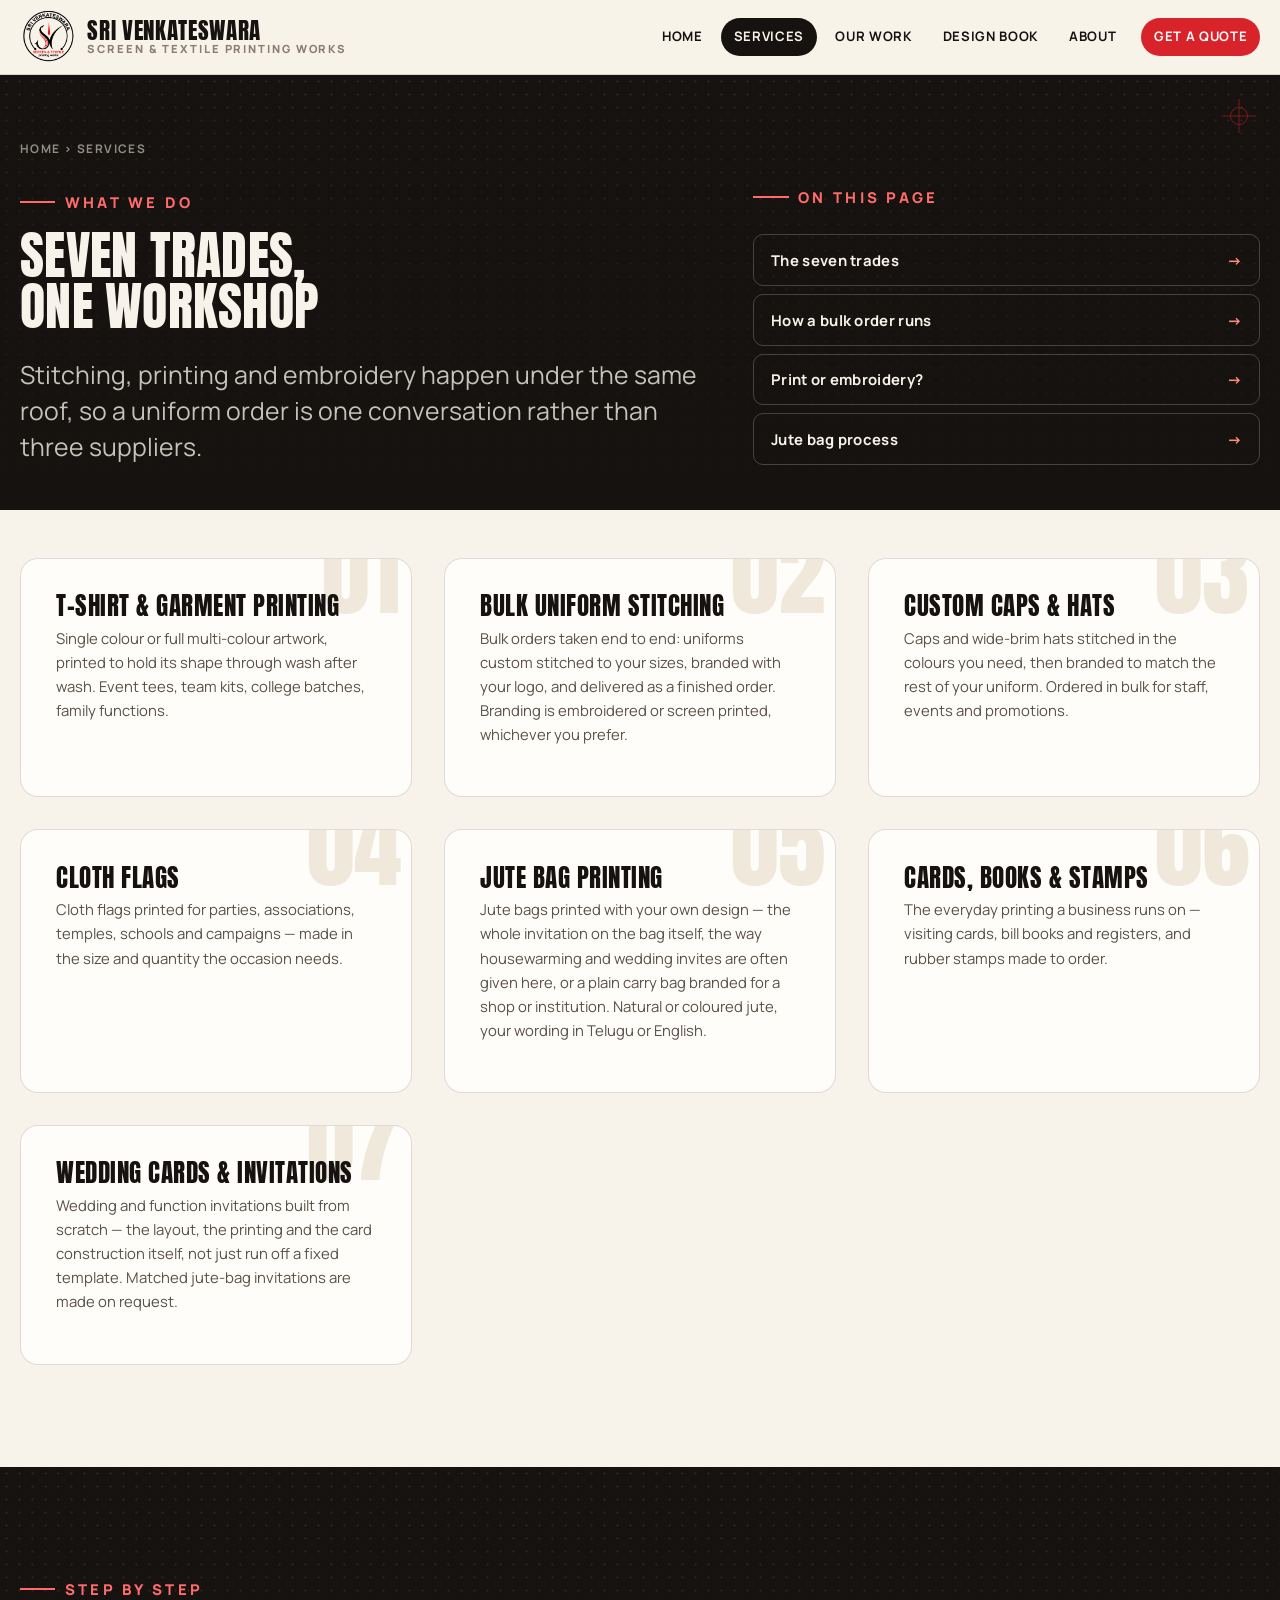
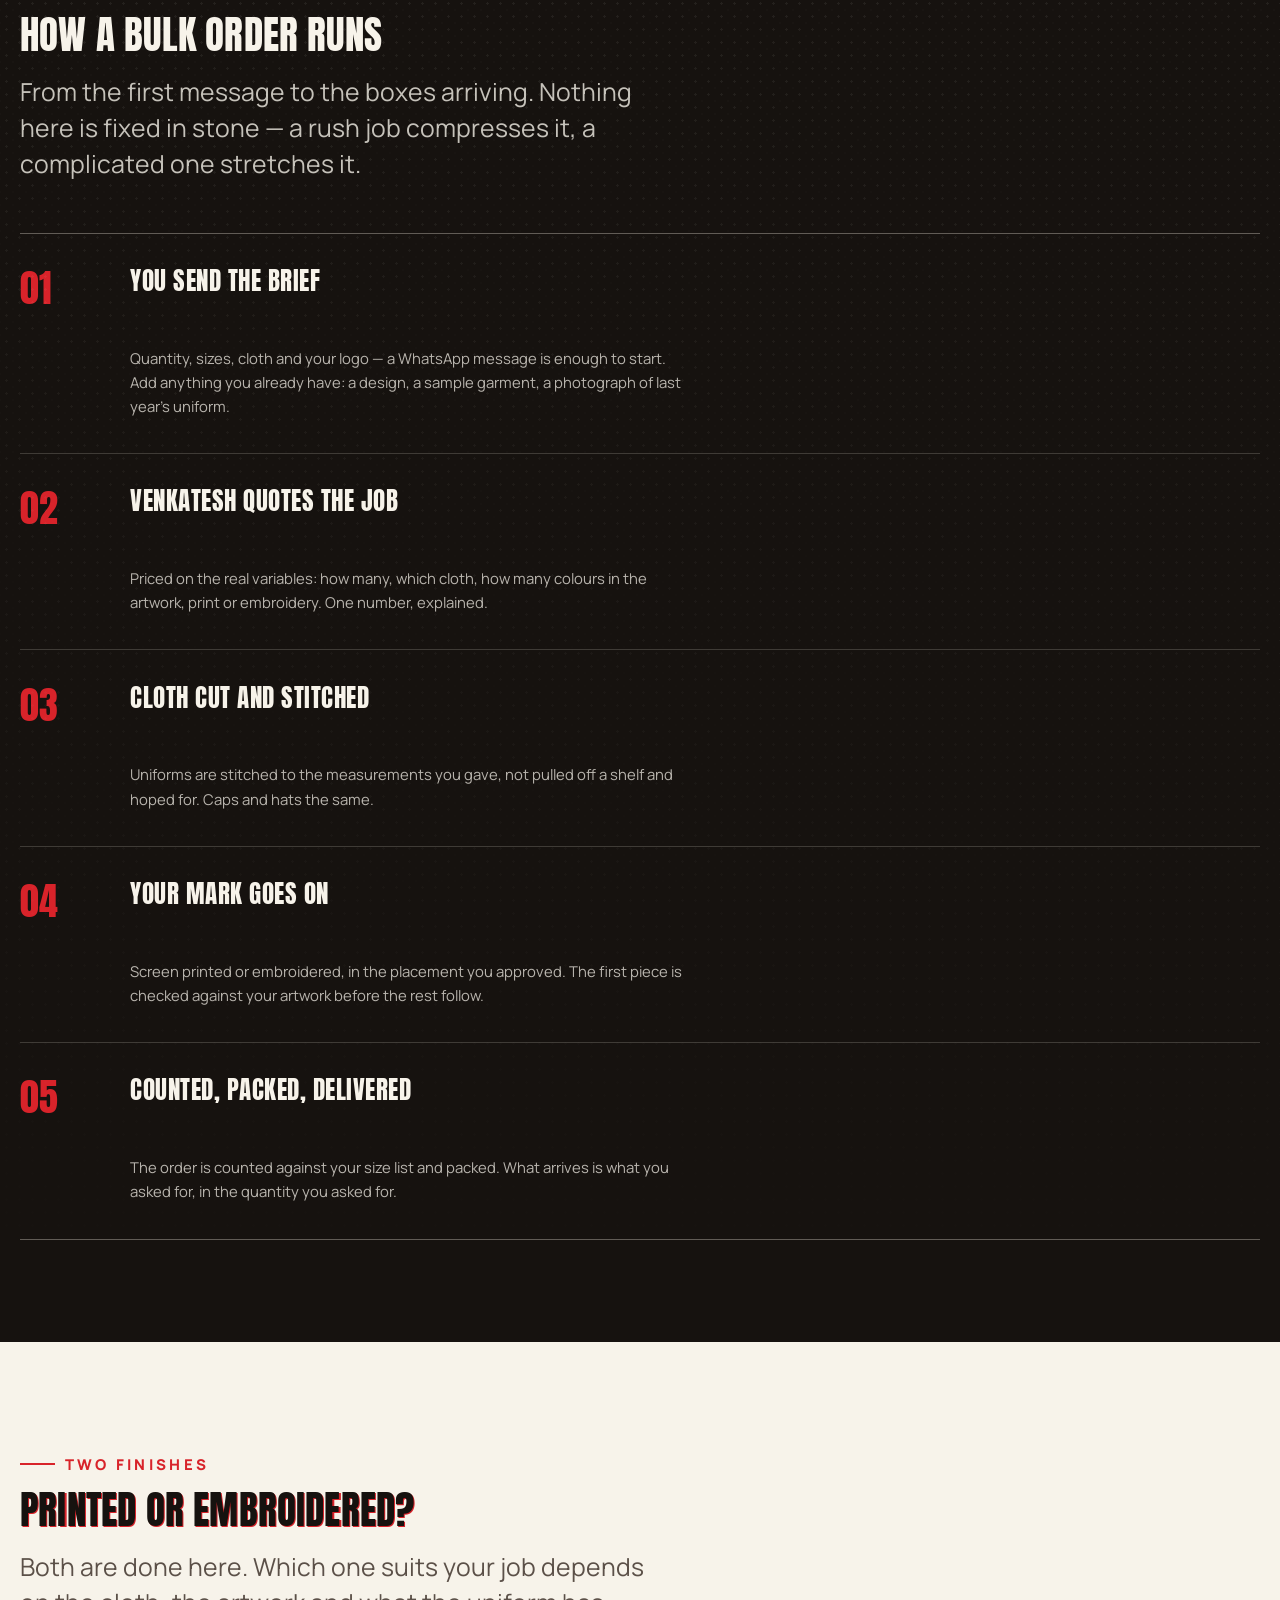
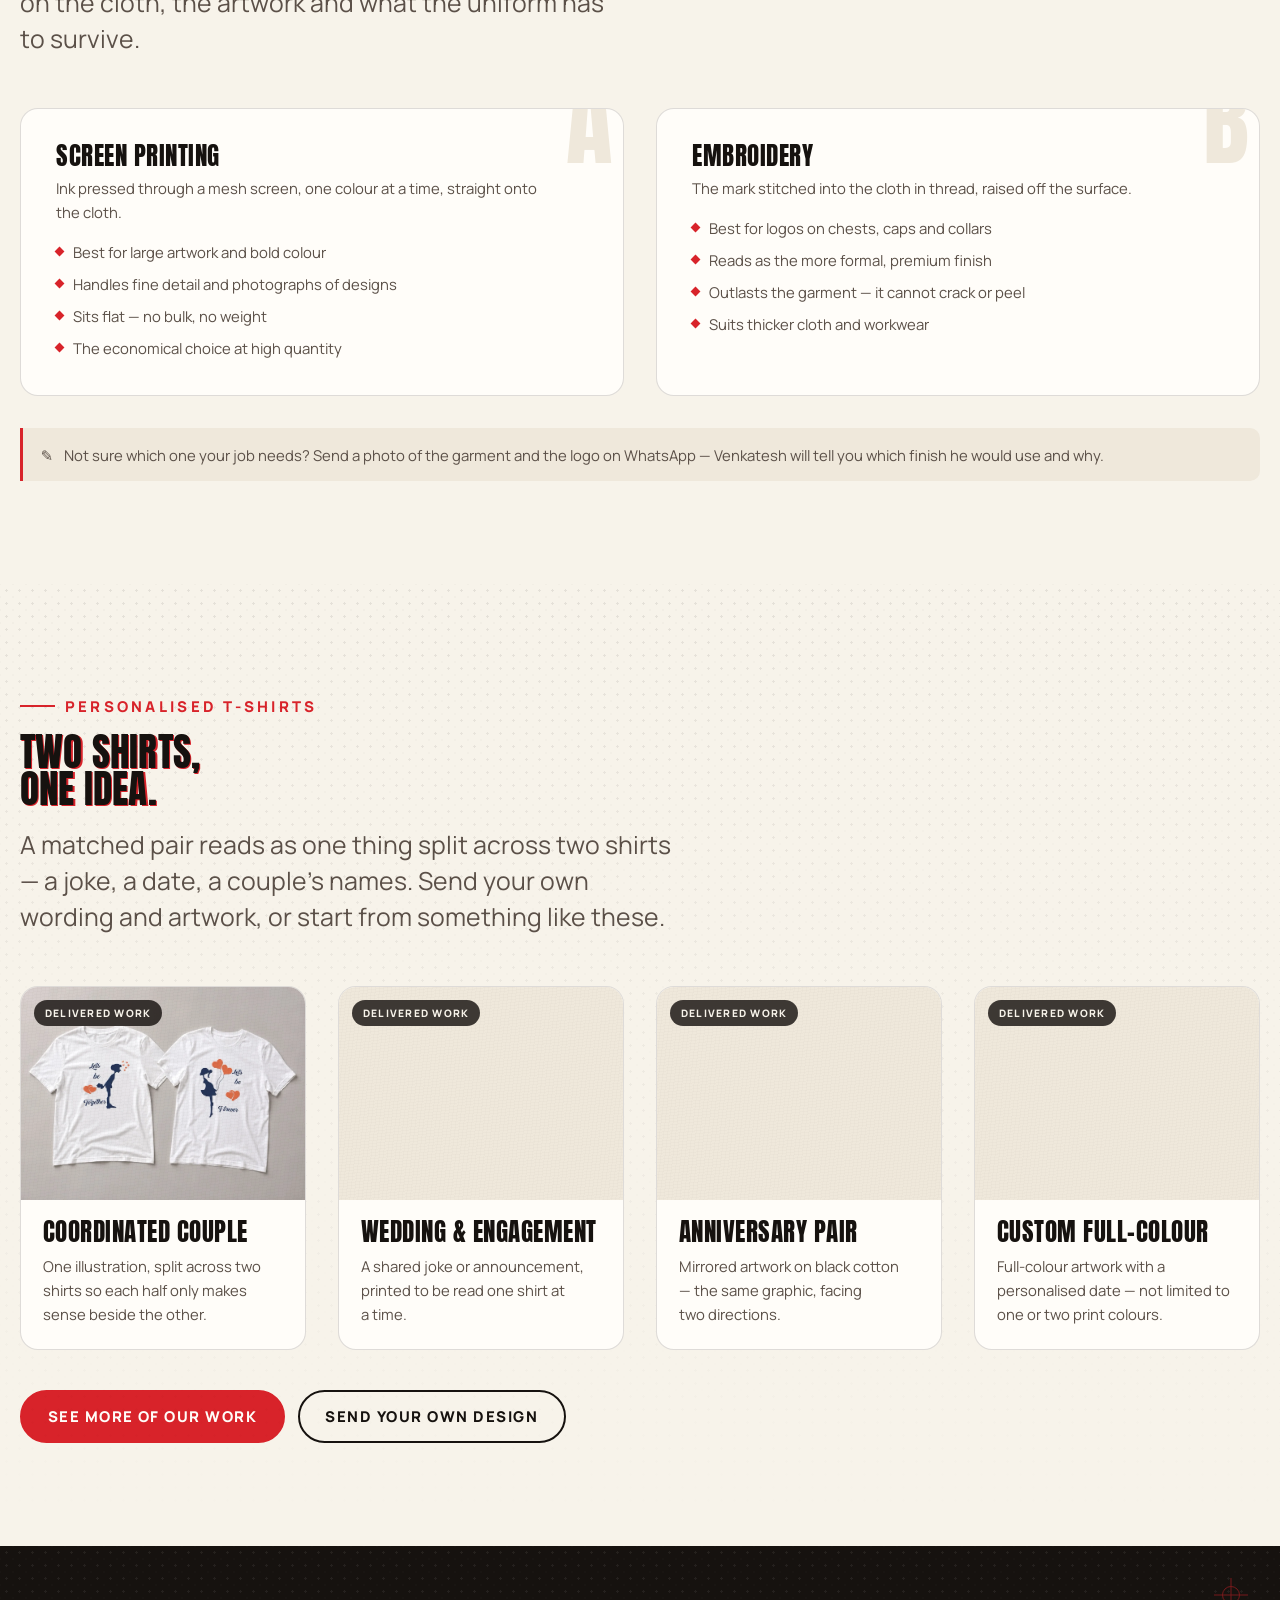
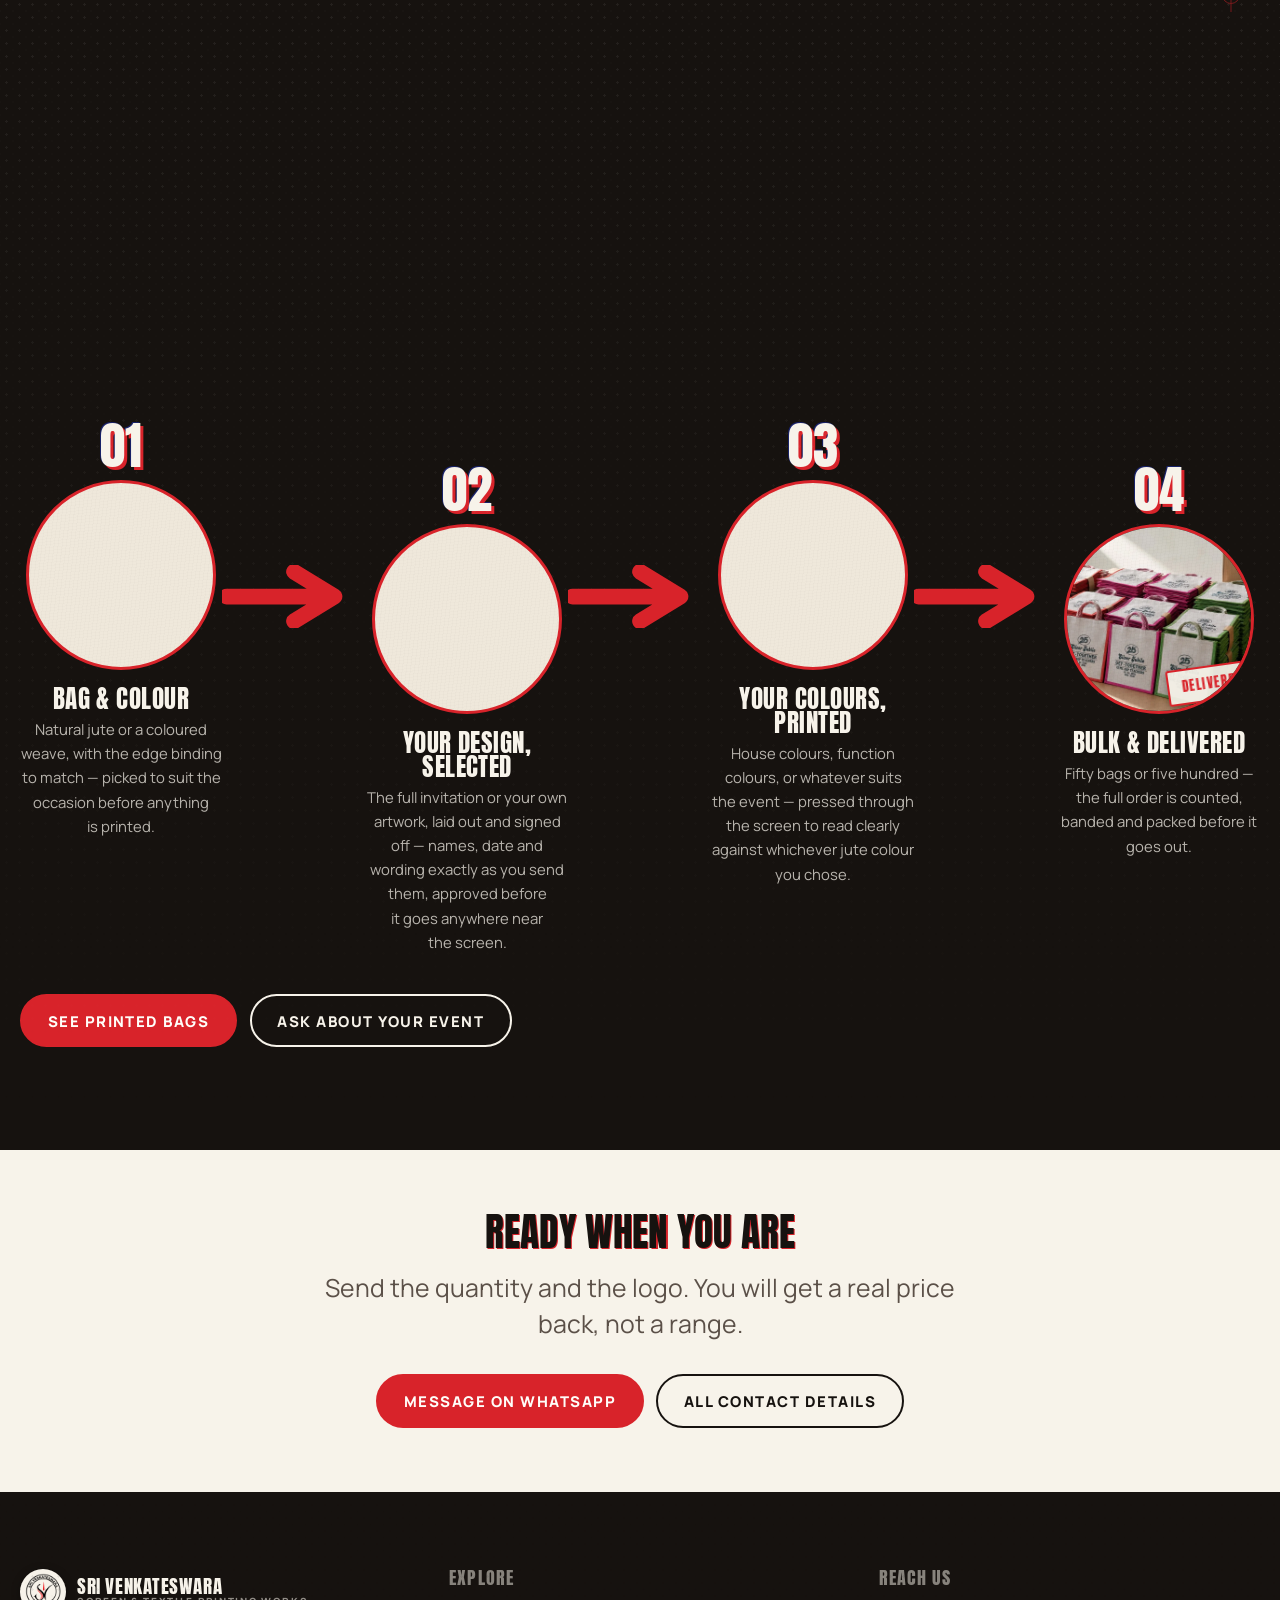
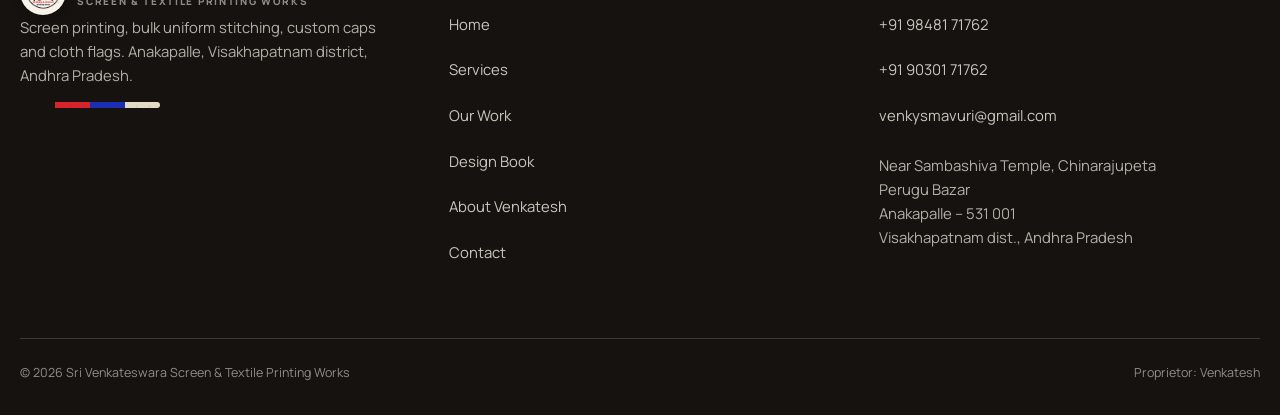
<file: services.html>
<!doctype html>
<html lang="en">
<head>
<meta charset="utf-8">
<meta name="viewport" content="width=device-width, initial-scale=1">
<title>Services — Sri Venkateswara Screen &amp; Textile Printing Works</title>
<meta name="description" content="Screen printing, bulk uniform stitching, custom caps, cloth flags, visiting cards, book works and rubber stamps in Anakapalle.">
<meta name="theme-color" content="#16120f">
<meta name="color-scheme" content="light">

<meta property="og:type" content="website">
<meta property="og:title" content="Services — Sri Venkateswara Screen &amp; Textile Printing Works">
<meta property="og:description" content="Screen printing, bulk uniform stitching, custom caps, cloth flags, visiting cards, book works and rubber stamps in Anakapalle.">
<meta property="og:image" content="assets/img/hero/homepage-hero-core-products.jpg">
<meta name="twitter:card" content="summary_large_image">

<link rel="icon" href="assets/img/brand/logo.png" type="image/png">
<link rel="apple-touch-icon" href="assets/img/brand/logo.png">

<link rel="preconnect" href="https://fonts.googleapis.com">
<link rel="preconnect" href="https://fonts.gstatic.com" crossorigin>
<link rel="stylesheet" href="https://fonts.googleapis.com/css2?family=Anton&family=Manrope:wght@400;600;700;800&display=swap">
<link rel="stylesheet" href="assets/css/style.css?v=17">
</head>
<body>
<a class="skip-link" href="#main">Skip to main content</a>

<header class="site-header">
  <div class="wrap header-inner">
    <a class="brand" href="index.html">
      <img decoding="async" class="brand-mark" src="assets/img/brand/logo.png" alt="" width="46" height="46">
      <span class="brand-text">
        <span class="brand-name">Sri Venkateswara</span>
        <span class="brand-sub">Screen &amp; Textile Printing Works</span>
      </span>
    </a>

    <button class="nav-toggle" type="button" aria-expanded="false" aria-controls="site-nav">
      <span class="nav-toggle-bars" aria-hidden="true"></span> <span>Menu</span>
    </button>

    <nav class="site-nav" id="site-nav" aria-label="Main">
      <ul>
        <li><a href="index.html">Home</a></li>
        <li><a href="services.html" aria-current="page">Services</a></li>
        <li><a href="work.html">Our Work</a></li>
        <li><a href="sketchbook.html">Design Book</a></li>
        <li><a href="about.html">About</a></li>
        <li><a href="contact.html" class="nav-cta">Get a Quote</a></li>
      </ul>
    </nav>
  </div>
</header>

<main id="main">

  <section class="page-hero page-hero--split on-ink">
    <div class="halftone" aria-hidden="true"></div>
    <span class="regmark" style="top:1.5rem;right:1.5rem" aria-hidden="true"><span></span></span>
    <div class="wrap">
      <div>
        <p class="breadcrumb"><a href="index.html">Home</a> &rsaquo; <span>Services</span></p>
        <p class="kicker">What we do</p>
        <h1>Seven trades,<br> one workshop</h1>
        <p class="lede">Stitching, printing and embroidery happen under the same roof, so a uniform order is one conversation rather than three suppliers.</p>
      </div>
      <div class="page-hero-aside">
        <p class="kicker">On this page</p>
        <ul class="hero-jumplist">
          <li><a href="#service-list">The seven trades</a></li>
          <li><a href="#how">How a bulk order runs</a></li>
          <li><a href="#finishes">Print or embroidery?</a></li>
          <li><a href="#jute-process">Jute bag process</a></li>
        </ul>
      </div>
    </div>
  </section>

  <section class="section" id="service-list">
    <div class="wrap">
      <div class="grid grid--3" data-services data-detail-disclosure></div>
    </div>
  </section>

  <!-- How a bulk uniform order actually runs. -->
  <section class="section on-ink" id="how">
    <div class="halftone" aria-hidden="true"></div>
    <div class="wrap">
      <div class="section-head" data-reveal>
        <p class="kicker">Step by step</p>
        <h2>How a bulk order runs</h2>
        <p class="lede">From the first message to the boxes arriving. Nothing here
          is fixed in stone &mdash; a rush job compresses it, a complicated one
          stretches it.</p>
      </div>

      <ol class="steps">
        <li data-reveal data-reveal-delay="0">
          <h3>You send the brief</h3>
          <p>Quantity, sizes, cloth and your logo &mdash; a WhatsApp message is
            enough to start. Add anything you already have: a design, a sample
            garment, a photograph of last year's uniform.</p>
        </li>
        <li data-reveal data-reveal-delay="1">
          <h3>Venkatesh quotes the job</h3>
          <p>Priced on the real variables: how many, which cloth, how many
            colours in the artwork, print or embroidery. One number, explained.</p>
        </li>
        <li data-reveal data-reveal-delay="2">
          <h3>Cloth cut and stitched</h3>
          <p>Uniforms are stitched to the measurements you gave, not pulled off a
            shelf and hoped for. Caps and hats the same.</p>
        </li>
        <li data-reveal data-reveal-delay="3">
          <h3>Your mark goes on</h3>
          <p>Screen printed or embroidered, in the placement you approved. The
            first piece is checked against your artwork before the rest follow.</p>
        </li>
        <li data-reveal data-reveal-delay="0">
          <h3>Counted, packed, delivered</h3>
          <p>The order is counted against your size list and packed. What arrives
            is what you asked for, in the quantity you asked for.</p>
        </li>
      </ol>
    </div>
  </section>

  <!-- Print vs embroidery, side by side. -->
  <section class="section" id="finishes">
    <div class="wrap">
      <div class="section-head" data-reveal>
        <p class="kicker">Two finishes</p>
        <h2 class="misreg--tight">Printed or embroidered?</h2>
        <p class="lede">Both are done here. Which one suits your job depends on the
          cloth, the artwork and what the uniform has to survive.</p>
      </div>

      <div class="grid grid--2">
        <article class="service" data-n="A" data-reveal>
          <h3>Screen printing</h3>
          <p class="small muted">Ink pressed through a mesh screen, one colour at a
            time, straight onto the cloth.</p>
          <ul>
            <li>Best for large artwork and bold colour</li>
            <li>Handles fine detail and photographs of designs</li>
            <li>Sits flat &mdash; no bulk, no weight</li>
            <li>The economical choice at high quantity</li>
          </ul>
        </article>
        <article class="service" data-n="B" data-reveal data-reveal-delay="1">
          <h3>Embroidery</h3>
          <p class="small muted">The mark stitched into the cloth in thread, raised
            off the surface.</p>
          <ul>
            <li>Best for logos on chests, caps and collars</li>
            <li>Reads as the more formal, premium finish</li>
            <li>Outlasts the garment &mdash; it cannot crack or peel</li>
            <li>Suits thicker cloth and workwear</li>
          </ul>
        </article>
      </div>

      <p class="note" style="margin-top:2rem">
        <span aria-hidden="true">&#9998;</span>
        <span>Not sure which one your job needs? Send a photo of the garment and the
        logo on WhatsApp &mdash; Venkatesh will tell you which finish he would use and why.</span>
      </p>
    </div>
  </section>

  <!-- Personalised couple tees: four real customer orders, one per theme. -->
  <section class="section" id="couple-tees">
    <div class="halftone" aria-hidden="true"></div>
    <div class="wrap">
      <div class="section-head" data-reveal>
        <p class="kicker">Personalised T-shirts</p>
        <h2 class="misreg--tight">Two shirts,<br> one idea.</h2>
        <p class="lede">A matched pair reads as one thing split across two
          shirts &mdash; a joke, a date, a couple's names. Send your own wording
          and artwork, or start from something like these.</p>
      </div>

      <div class="grid grid--4">
        <article class="card" data-reveal data-reveal-delay="0">
          <div class="card-media grain">
            <span class="badge badge--real">Delivered work</span>
            <img decoding="async" src="assets/img/products/couple-tshirts-together-forever.webp"
                 alt="Two white T-shirts with matching navy and orange silhouette artwork, reading Let's Be Together and Let's Be Forever"
                 loading="lazy">
          </div>
          <div class="card-body">
            <h3>Coordinated couple</h3>
            <p class="small muted">One illustration, split across two shirts so
              each half only makes sense beside the other.</p>
          </div>
        </article>

        <article class="card" data-reveal data-reveal-delay="1">
          <div class="card-media grain">
            <span class="badge badge--real">Delivered work</span>
            <img decoding="async" src="assets/img/products/couple-tshirts-stole-heart-last-name.webp"
                 alt="Two white T-shirts printed in black and red, reading I Stole Her Heart and So I'm Stealing His Last Name"
                 loading="lazy">
          </div>
          <div class="card-body">
            <h3>Wedding &amp; engagement</h3>
            <p class="small muted">A shared joke or announcement, printed to be
              read one shirt at a time.</p>
          </div>
        </article>

        <article class="card" data-reveal data-reveal-delay="2">
          <div class="card-media grain">
            <span class="badge badge--real">Delivered work</span>
            <img decoding="async" src="assets/img/products/couple-tshirts-heartbeat-him-her.webp"
                 alt="Two black T-shirts with mirrored gold heartbeat-and-heart artwork, reading My Heart Belong to Him and My Heart Belong to Her"
                 loading="lazy">
          </div>
          <div class="card-body">
            <h3>Anniversary pair</h3>
            <p class="small muted">Mirrored artwork on black cotton &mdash; the
              same graphic, facing two directions.</p>
          </div>
        </article>

        <article class="card" data-reveal data-reveal-delay="3">
          <div class="card-media grain">
            <span class="badge badge--real">Delivered work</span>
            <img decoding="async" src="assets/img/products/couple-tshirts-trapped-trap.webp"
                 alt="Two white T-shirts with full-colour graphic panels reading I Am Trapped and I Am The Trap, each dated Since 29 12 2021"
                 loading="lazy">
          </div>
          <div class="card-body">
            <h3>Custom full-colour</h3>
            <p class="small muted">Full-colour artwork with a personalised date
              &mdash; not limited to one or two print colours.</p>
          </div>
        </article>
      </div>

      <div class="hero-actions" style="margin-top:2.5rem">
        <a class="btn btn--red" href="work.html">See more of our work</a>
        <a class="btn btn--ghost" data-wa-link href="#" target="_blank" rel="noopener">Send your own design</a>
      </div>
    </div>
  </section>

  <!-- Jute bags: a self-contained section since the process (bag and colour
       first, then print, then a bulk order) does not map onto the uniform
       step list above it. -->
  <section class="section on-ink" id="jute-process">
    <div class="halftone" aria-hidden="true"></div>
    <span class="regmark" style="top:2rem;right:2rem" aria-hidden="true"><span></span></span>
    <div class="wrap">
      <div class="section-head" data-reveal>
        <p class="kicker">Jute bag printing</p>
        <h2>Custom printed<br> jute bags</h2>
        <p class="lede">Weddings, housewarmings, celebrations, schools and
          institutions &mdash; a jute bag printed with the occasion, in your own
          wording, Telugu or English. Send a design or describe what you need;
          Venkatesh will lay it out and show you before it prints.</p>
      </div>

      <!-- A production line, not a shelf of products: each stage is what
           Venkatesh's hands actually do to the bag next, so the layout reads
           left-to-right (top-to-bottom on mobile) as one continuous run
           rather than four interchangeable tiles — alternating offsets, a
           stitched thread connecting each stage to the next, and a rubber-
           stamp "DELIVERED" mark closing the story on the last one, since
           this shop stamps things for a living. -->
      <div class="process">
        <div class="process-step process-step--up" data-reveal data-reveal-delay="0">
          <span class="process-num">01</span>
          <div class="process-media grain">
            <img decoding="async" src="assets/img/products/jute-blank-print-ready-batch.webp"
                 alt="Blank jute bags in several colours and edge bindings, stacked ready for printing"
                 loading="lazy">
          </div>
          <h3>Bag &amp; colour</h3>
          <p class="small muted">Natural jute or a coloured weave, with the edge
            binding to match &mdash; picked to suit the occasion before anything
            is printed.</p>
        </div>

        <svg class="process-link" data-reveal data-reveal-delay="0" aria-hidden="true" viewBox="0 0 64 28" width="64" height="28">
          <path d="M2 14 H46 M32 3 L50 14 L32 25" />
        </svg>

        <div class="process-step process-step--down" data-reveal data-reveal-delay="1">
          <span class="process-num">02</span>
          <div class="process-media grain">
            <img decoding="async" src="assets/img/products/jute-wedding-pair-studio.webp"
                 alt="Two natural jute bags printed with a Telugu housewarming invitation"
                 loading="lazy">
          </div>
          <h3>Your design, selected</h3>
          <p class="small muted">The full invitation or your own artwork, laid
            out and signed off &mdash; names, date and wording exactly as you
            send them, approved before it goes anywhere near the screen.</p>
        </div>

        <svg class="process-link" data-reveal data-reveal-delay="1" aria-hidden="true" viewBox="0 0 64 28" width="64" height="28">
          <path d="M2 14 H46 M32 3 L50 14 L32 25" />
        </svg>

        <div class="process-step process-step--up" data-reveal data-reveal-delay="2">
          <span class="process-num">03</span>
          <div class="process-media grain">
            <img decoding="async" src="assets/img/products/jute-pink-custom-studio.webp"
                 alt="Bright pink jute bag printed with a Telugu wedding invitation in white"
                 loading="lazy">
          </div>
          <h3>Your colours, printed</h3>
          <p class="small muted">House colours, function colours, or whatever
            suits the event &mdash; pressed through the screen to read clearly
            against whichever jute colour you chose.</p>
        </div>

        <svg class="process-link" data-reveal data-reveal-delay="2" aria-hidden="true" viewBox="0 0 64 28" width="64" height="28">
          <path d="M2 14 H46 M32 3 L50 14 L32 25" />
        </svg>

        <div class="process-step process-step--down process-step--last" data-reveal data-reveal-delay="3">
          <span class="process-num">04</span>
          <div class="process-media grain">
            <img decoding="async" src="assets/img/products/jute-finished-bulk-dispatch.webp"
                 alt="Stacks of printed jute bags banded by colour, ready for a bulk delivery"
                 loading="lazy">
            <span class="process-stamp" aria-hidden="true">Delivered</span>
          </div>
          <h3>Bulk &amp; delivered</h3>
          <p class="small muted">Fifty bags or five hundred &mdash; the full order
            is counted, banded and packed before it goes out.</p>
        </div>
      </div>

      <div class="hero-actions" style="margin-top:2.5rem">
        <a class="btn btn--red" href="work.html">See printed bags</a>
        <a class="btn btn--ghost" data-wa-link href="#" target="_blank" rel="noopener">Ask about your event</a>
      </div>
    </div>
  </section>

  <section class="section section--tight">
    <div class="wrap wrap--narrow" style="text-align:center" data-reveal>
      <h2 class="misreg--tight">Ready when you are</h2>
      <p class="lede" style="margin-inline:auto">Send the quantity and the logo.
        You will get a real price back, not a range.</p>
      <div class="hero-actions" style="justify-content:center">
        <a class="btn btn--red" data-wa-link href="#" target="_blank" rel="noopener">Message on WhatsApp</a>
        <a class="btn btn--ghost" href="contact.html">All contact details</a>
      </div>
    </div>
  </section>

</main>

<footer class="site-footer">
  <div class="halftone" aria-hidden="true"></div>
  <div class="wrap footer-grid">
    <div>
      <a class="brand" href="index.html">
      <img decoding="async" class="brand-mark" src="assets/img/brand/logo.png" alt="" width="46" height="46">
      <span class="brand-text">
        <span class="brand-name">Sri Venkateswara</span>
        <span class="brand-sub">Screen &amp; Textile Printing Works</span>
      </span>
    </a>
      <p class="footer-blurb">Screen printing, bulk uniform stitching, custom caps
        and cloth flags. Anakapalle, Visakhapatnam district, Andhra Pradesh.</p>
      <div class="inkstrip" style="max-width:140px"><i></i><i></i><i></i><i></i></div>
    </div>

    <nav class="footer-nav" aria-label="Pages">
      <h4>Explore</h4>
      <ul>
        <li><a href="index.html">Home</a></li>
        <li><a href="services.html">Services</a></li>
        <li><a href="work.html">Our Work</a></li>
        <li><a href="sketchbook.html">Design Book</a></li>
        <li><a href="about.html">About Venkatesh</a></li>
        <li><a href="contact.html">Contact</a></li>
      </ul>
    </nav>

    <div class="footer-nav">
      <h4>Reach us</h4>
      <ul>
        <li><a data-tel href="#">+91 98481 71762</a></li>
        <li><a data-tel-alt href="#">+91 90301 71762</a></li>
        <li><a data-email href="#">venkysmavuri@gmail.com</a></li>
      </ul>
      <p class="footer-blurb" style="margin-top:1rem" data-address></p>
    </div>
  </div>

  <div class="wrap footer-bottom">
    <p>&copy; <span data-year>2026</span> Sri Venkateswara Screen &amp; Textile Printing Works</p>
    <p>Proprietor: Venkatesh</p>
  </div>
</footer>

<script src="assets/js/data.js?v=17"></script>
<script src="assets/js/site.js?v=17"></script>
</body>
</html>
</file>
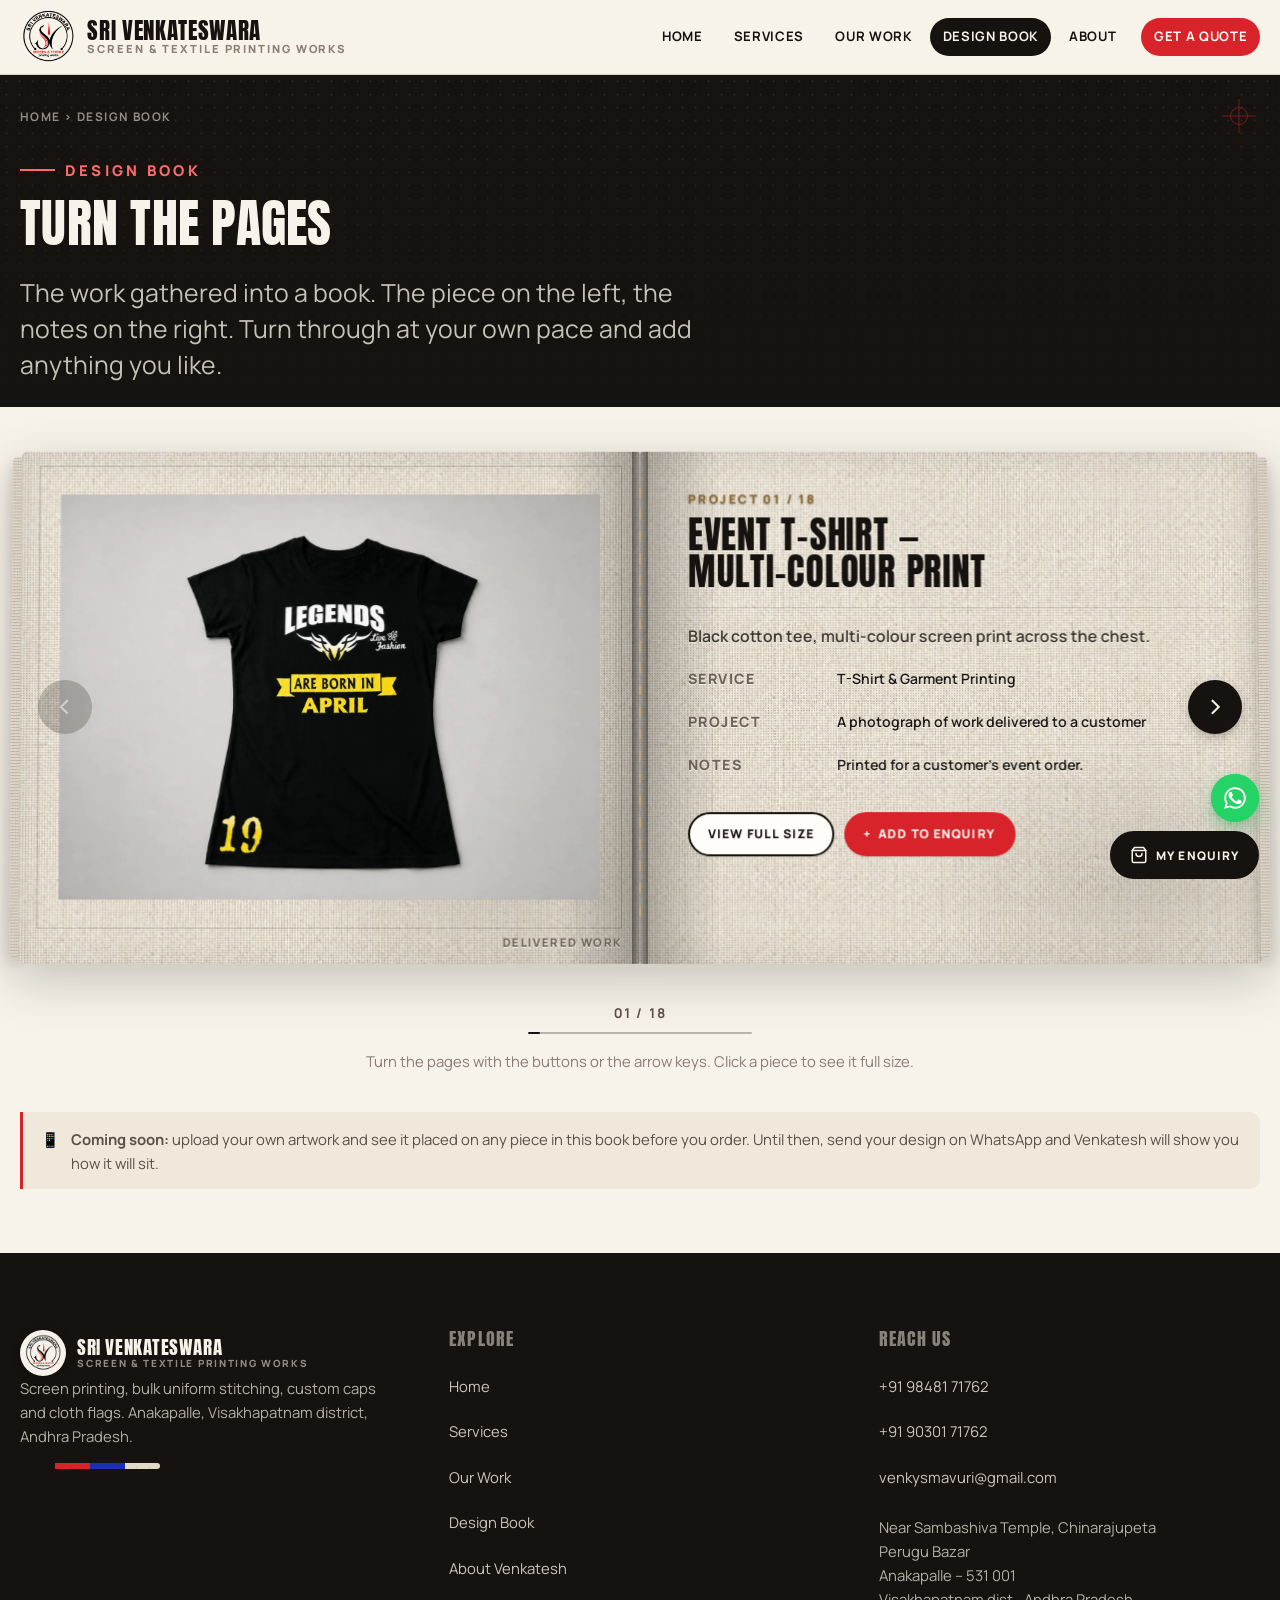
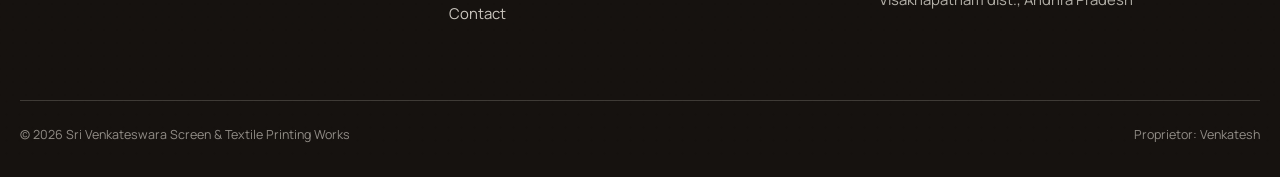
<file: sketchbook.html>
<!doctype html>
<html lang="en">
<head>
<meta charset="utf-8">
<meta name="viewport" content="width=device-width, initial-scale=1">
<title>Design Book — Sri Venkateswara Screen &amp; Textile Printing Works</title>
<meta name="description" content="Turn through the design book one page at a time: each spread shows a printed piece and the notes on how it was made.">
<meta name="theme-color" content="#16120f">
<meta name="color-scheme" content="light">

<meta property="og:type" content="website">
<meta property="og:title" content="Design Book — Sri Venkateswara Screen &amp; Textile Printing Works">
<meta property="og:description" content="Turn through the design book one page at a time: each spread shows a printed piece and the notes on how it was made.">
<meta property="og:image" content="assets/img/hero/homepage-hero-core-products.jpg">
<meta name="twitter:card" content="summary_large_image">

<link rel="icon" href="assets/img/brand/logo.png" type="image/png">
<link rel="apple-touch-icon" href="assets/img/brand/logo.png">

<link rel="preconnect" href="https://fonts.googleapis.com">
<link rel="preconnect" href="https://fonts.gstatic.com" crossorigin>
<link rel="stylesheet" href="https://fonts.googleapis.com/css2?family=Anton&family=Manrope:wght@400;600;700;800&display=swap">
<link rel="stylesheet" href="assets/css/style.css?v=17">
<link rel="stylesheet" href="assets/css/sketchbook.css?v=16">
</head>
<body>
<a class="skip-link" href="#main">Skip to main content</a>

<header class="site-header">
  <div class="wrap header-inner">
    <a class="brand" href="index.html">
      <img decoding="async" class="brand-mark" src="assets/img/brand/logo.png" alt="" width="46" height="46">
      <span class="brand-text">
        <span class="brand-name">Sri Venkateswara</span>
        <span class="brand-sub">Screen &amp; Textile Printing Works</span>
      </span>
    </a>

    <button class="nav-toggle" type="button" aria-expanded="false" aria-controls="site-nav">
      <span class="nav-toggle-bars" aria-hidden="true"></span> <span>Menu</span>
    </button>

    <nav class="site-nav" id="site-nav" aria-label="Main">
      <ul>
        <li><a href="index.html">Home</a></li>
        <li><a href="services.html">Services</a></li>
        <li><a href="work.html">Our Work</a></li>
        <li><a href="sketchbook.html" aria-current="page">Design Book</a></li>
        <li><a href="about.html">About</a></li>
        <li><a href="contact.html" class="nav-cta">Get a Quote</a></li>
      </ul>
    </nav>
  </div>
</header>

<main id="main">

  <section class="page-hero on-ink">
    <div class="halftone" aria-hidden="true"></div>
    <span class="regmark" style="top:1.5rem;right:1.5rem" aria-hidden="true"><span></span></span>
    <div class="wrap">
      <p class="breadcrumb"><a href="index.html">Home</a> &rsaquo; <span>Design Book</span></p>
      <p class="kicker">Design book</p>
      <h1>Turn the pages</h1>
      <p class="lede">The work gathered into a book. The piece on the left, the notes on the right. Turn through at your own pace and add anything you like.</p>
    </div>
  </section>

  <section class="section section--tight">
    <div class="wrap">
      <noscript><p class="note">The design book turns its pages with JavaScript.
        Every piece in it is also on the <a href="work.html">our work</a> page,
        laid out in a grid you can filter.</p></noscript>

      <div class="sketchbook" id="sketchbook"></div>

      <div class="note" style="margin-top:2.5rem">
        <span aria-hidden="true">&#128241;</span>
        <span><strong>Coming soon:</strong> upload your own artwork and see it
        placed on any piece in this book before you order. Until then, send your
        design on WhatsApp and Venkatesh will show you how it will sit.</span>
      </div>
    </div>
  </section>

</main>

<footer class="site-footer">
  <div class="halftone" aria-hidden="true"></div>
  <div class="wrap footer-grid">
    <div>
      <a class="brand" href="index.html">
      <img decoding="async" class="brand-mark" src="assets/img/brand/logo.png" alt="" width="46" height="46">
      <span class="brand-text">
        <span class="brand-name">Sri Venkateswara</span>
        <span class="brand-sub">Screen &amp; Textile Printing Works</span>
      </span>
    </a>
      <p class="footer-blurb">Screen printing, bulk uniform stitching, custom caps
        and cloth flags. Anakapalle, Visakhapatnam district, Andhra Pradesh.</p>
      <div class="inkstrip" style="max-width:140px"><i></i><i></i><i></i><i></i></div>
    </div>

    <nav class="footer-nav" aria-label="Pages">
      <h4>Explore</h4>
      <ul>
        <li><a href="index.html">Home</a></li>
        <li><a href="services.html">Services</a></li>
        <li><a href="work.html">Our Work</a></li>
        <li><a href="sketchbook.html">Design Book</a></li>
        <li><a href="about.html">About Venkatesh</a></li>
        <li><a href="contact.html">Contact</a></li>
      </ul>
    </nav>

    <div class="footer-nav">
      <h4>Reach us</h4>
      <ul>
        <li><a data-tel href="#">+91 98481 71762</a></li>
        <li><a data-tel-alt href="#">+91 90301 71762</a></li>
        <li><a data-email href="#">venkysmavuri@gmail.com</a></li>
      </ul>
      <p class="footer-blurb" style="margin-top:1rem" data-address></p>
    </div>
  </div>

  <div class="wrap footer-bottom">
    <p>&copy; <span data-year>2026</span> Sri Venkateswara Screen &amp; Textile Printing Works</p>
    <p>Proprietor: Venkatesh</p>
  </div>
</footer>

<script src="assets/js/data.js?v=17"></script>
<script src="assets/js/site.js?v=17"></script>
<script src="assets/js/sketchbook.js?v=17"></script>
</body>
</html>
</file>
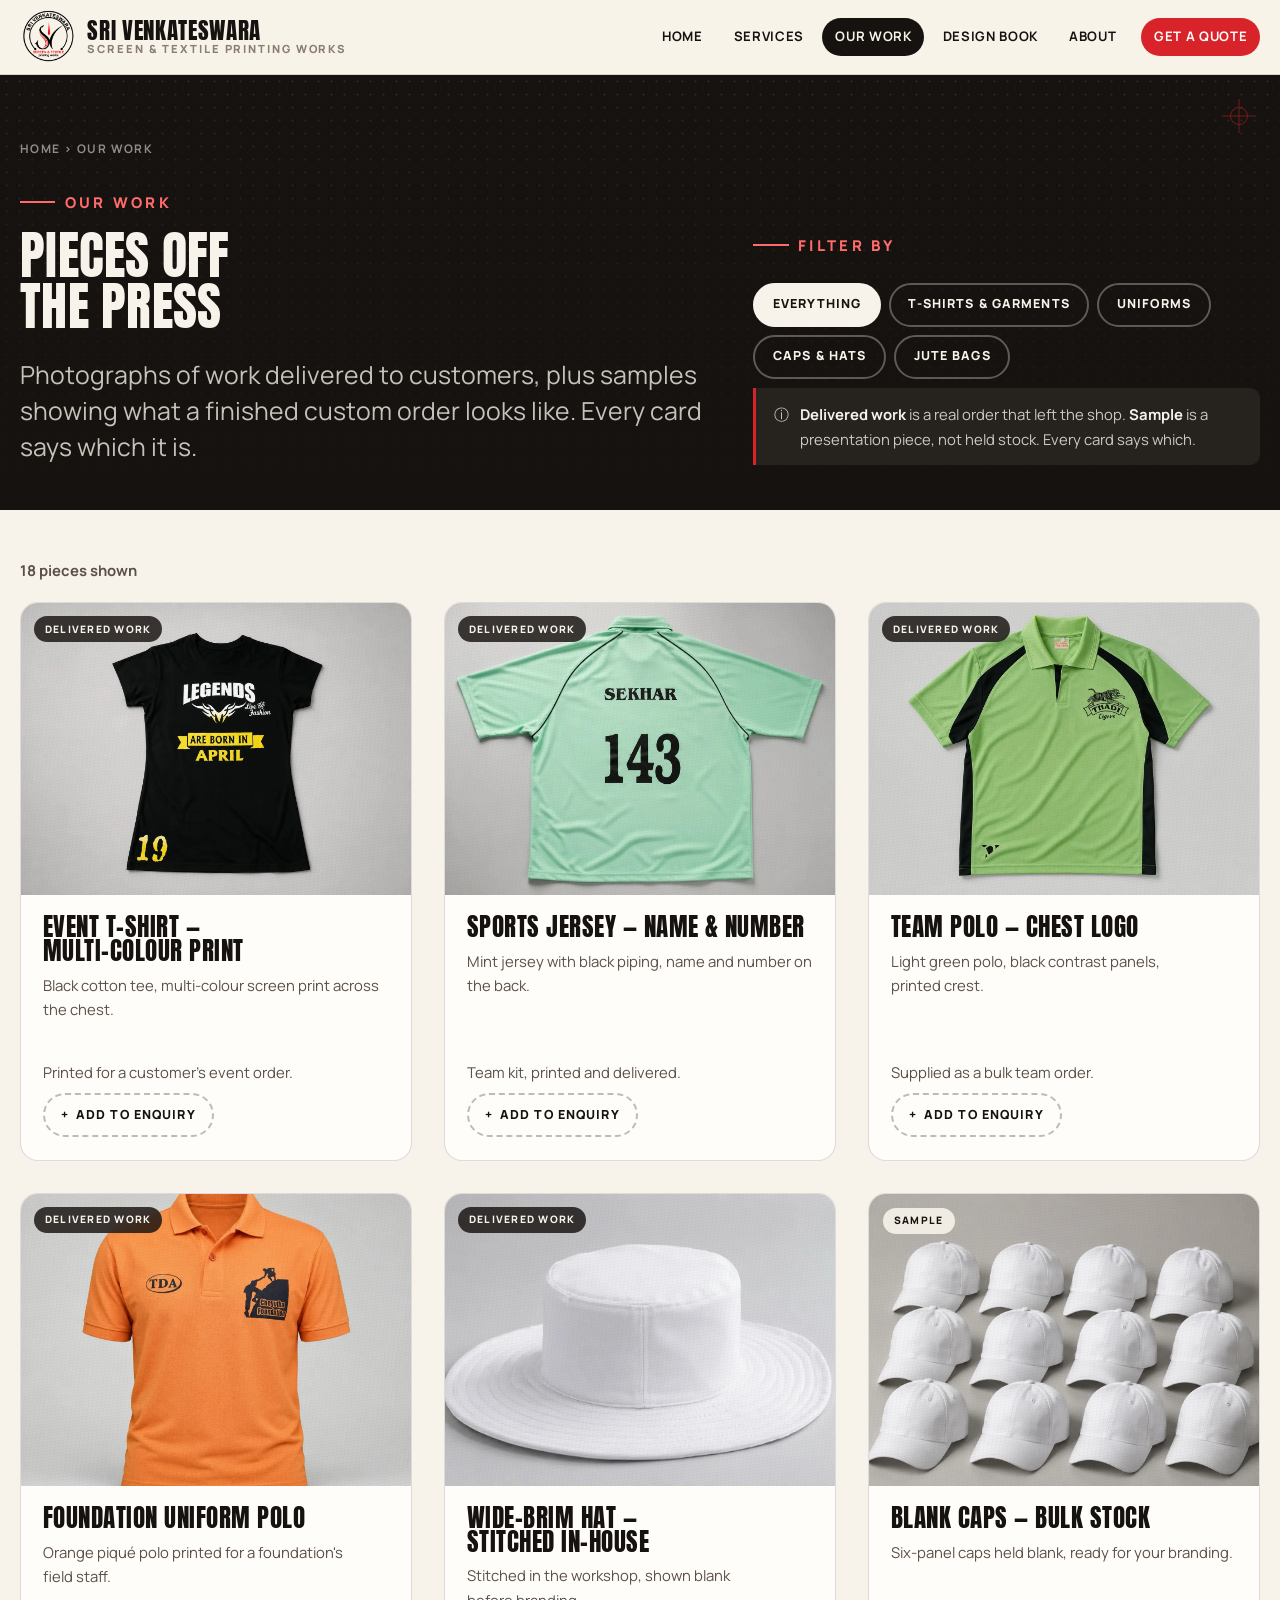
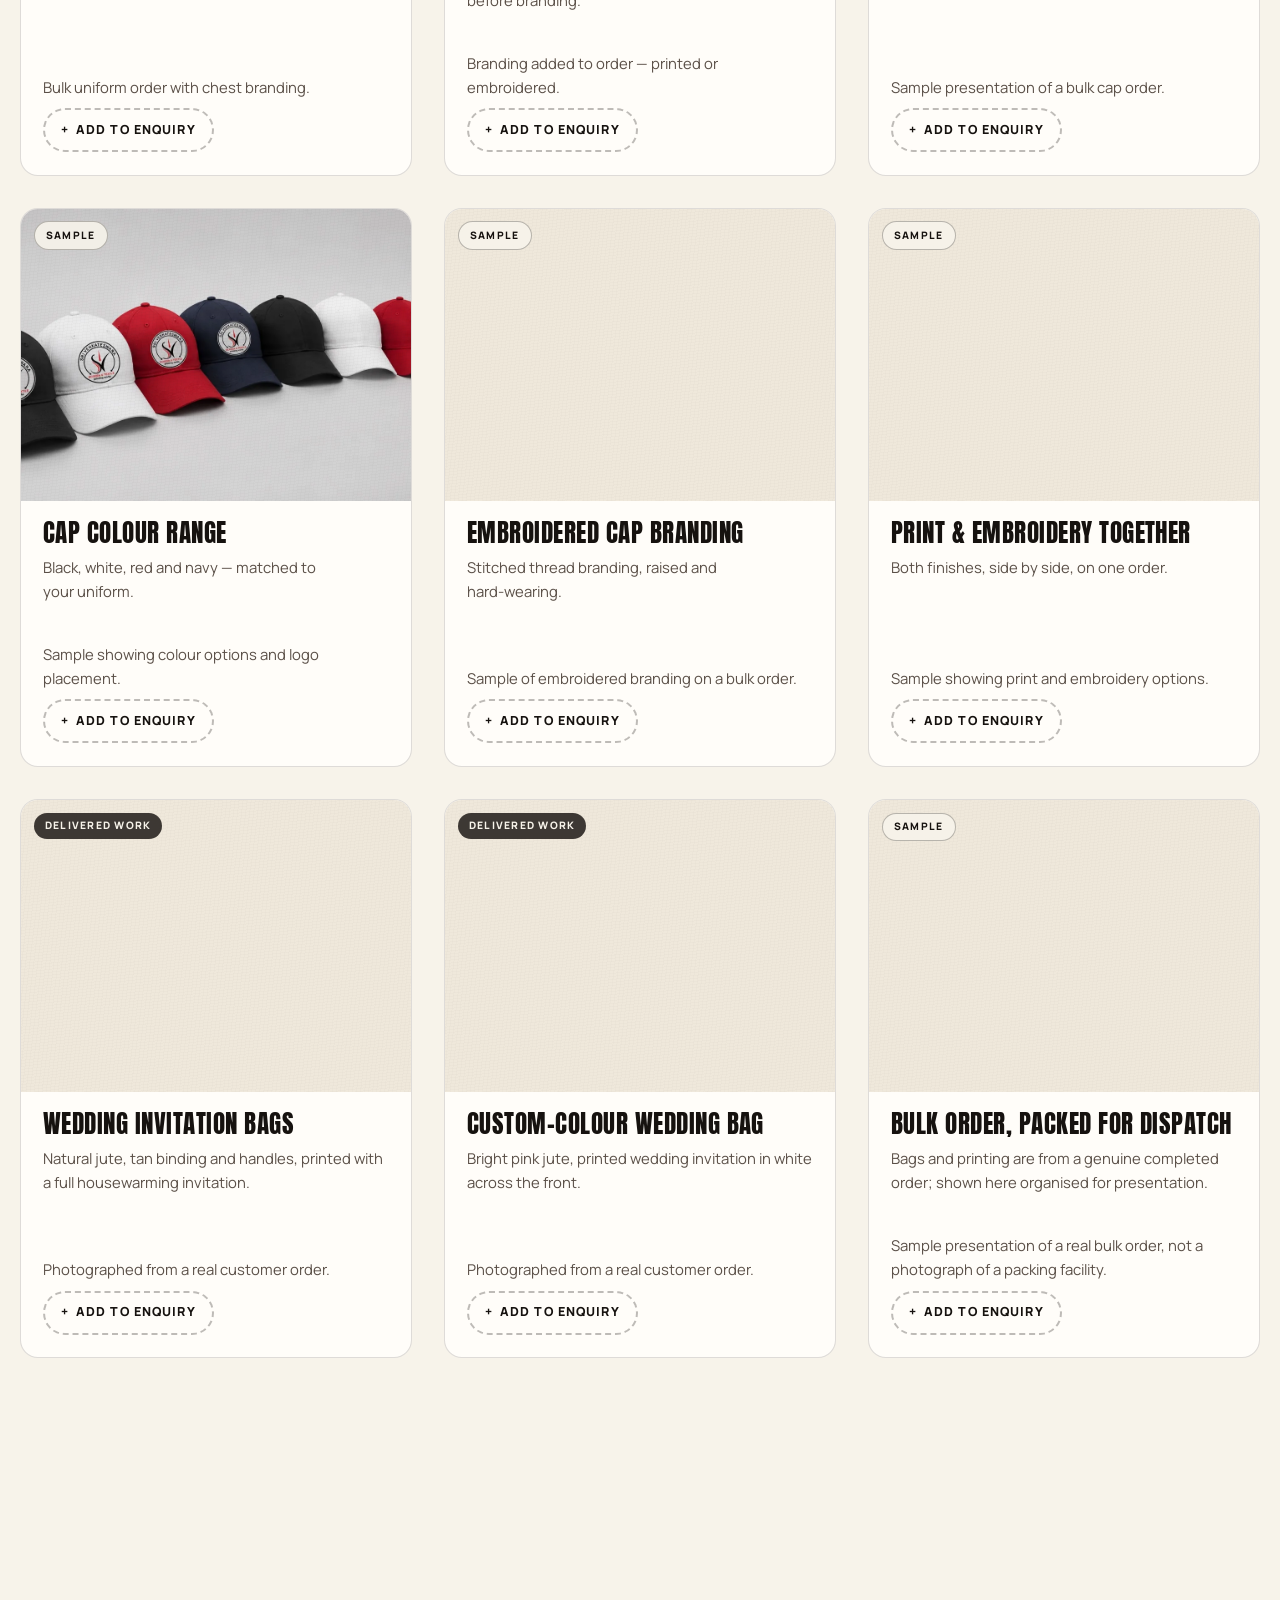
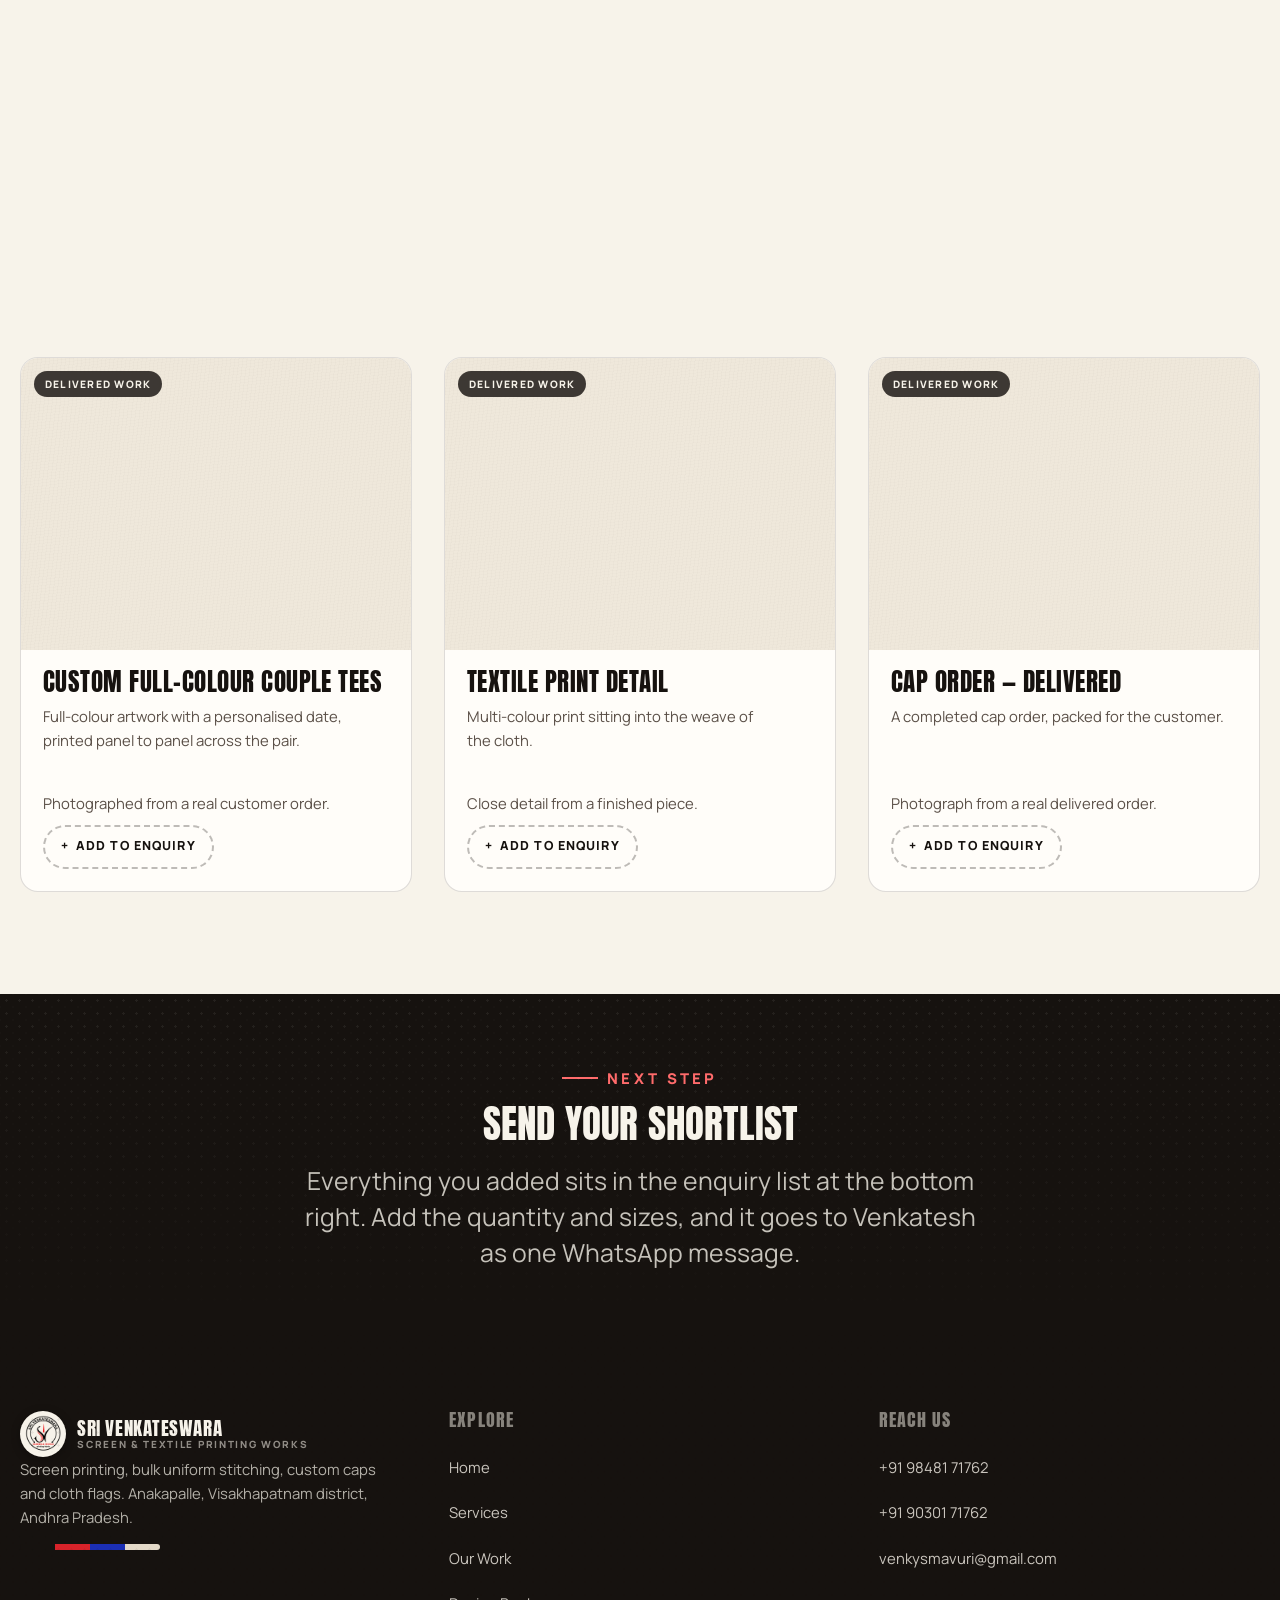
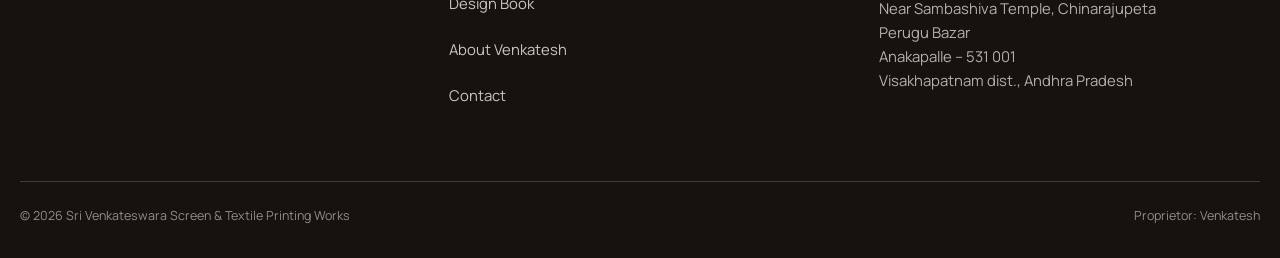
<file: work.html>
<!doctype html>
<html lang="en">
<head>
<meta charset="utf-8">
<meta name="viewport" content="width=device-width, initial-scale=1">
<title>Our Work — Sri Venkateswara Screen &amp; Textile Printing Works</title>
<meta name="description" content="Printed tees, team jerseys, bulk uniform polos and custom caps made in Anakapalle. Add pieces to an enquiry and send the list on WhatsApp.">
<meta name="theme-color" content="#16120f">
<meta name="color-scheme" content="light">

<meta property="og:type" content="website">
<meta property="og:title" content="Our Work — Sri Venkateswara Screen &amp; Textile Printing Works">
<meta property="og:description" content="Printed tees, team jerseys, bulk uniform polos and custom caps made in Anakapalle. Add pieces to an enquiry and send the list on WhatsApp.">
<meta property="og:image" content="assets/img/hero/homepage-hero-core-products.jpg">
<meta name="twitter:card" content="summary_large_image">

<link rel="icon" href="assets/img/brand/logo.png" type="image/png">
<link rel="apple-touch-icon" href="assets/img/brand/logo.png">

<link rel="preconnect" href="https://fonts.googleapis.com">
<link rel="preconnect" href="https://fonts.gstatic.com" crossorigin>
<link rel="stylesheet" href="https://fonts.googleapis.com/css2?family=Anton&family=Manrope:wght@400;600;700;800&display=swap">
<link rel="stylesheet" href="assets/css/style.css?v=17">
</head>
<body>
<a class="skip-link" href="#main">Skip to main content</a>

<header class="site-header">
  <div class="wrap header-inner">
    <a class="brand" href="index.html">
      <img decoding="async" class="brand-mark" src="assets/img/brand/logo.png" alt="" width="46" height="46">
      <span class="brand-text">
        <span class="brand-name">Sri Venkateswara</span>
        <span class="brand-sub">Screen &amp; Textile Printing Works</span>
      </span>
    </a>

    <button class="nav-toggle" type="button" aria-expanded="false" aria-controls="site-nav">
      <span class="nav-toggle-bars" aria-hidden="true"></span> <span>Menu</span>
    </button>

    <nav class="site-nav" id="site-nav" aria-label="Main">
      <ul>
        <li><a href="index.html">Home</a></li>
        <li><a href="services.html">Services</a></li>
        <li><a href="work.html" aria-current="page">Our Work</a></li>
        <li><a href="sketchbook.html">Design Book</a></li>
        <li><a href="about.html">About</a></li>
        <li><a href="contact.html" class="nav-cta">Get a Quote</a></li>
      </ul>
    </nav>
  </div>
</header>

<main id="main">

  <section class="page-hero page-hero--split on-ink">
    <div class="halftone" aria-hidden="true"></div>
    <span class="regmark" style="top:1.5rem;right:1.5rem" aria-hidden="true"><span></span></span>
    <div class="wrap">
      <div>
        <p class="breadcrumb"><a href="index.html">Home</a> &rsaquo; <span>Our Work</span></p>
        <p class="kicker">Our work</p>
        <h1>Pieces off<br> the press</h1>
        <p class="lede">Photographs of work delivered to customers, plus samples showing what a finished custom order looks like. Every card says which it is.</p>
      </div>
      <div class="page-hero-aside">
        <p class="kicker">Filter by</p>
        <div class="filters" data-work-filters role="group" aria-label="Filter the work"></div>
        <p class="note" data-reveal>
          <span aria-hidden="true">&#9432;</span>
          <span><strong>Delivered work</strong> <span>is a real order that left the shop.</span> <strong>Sample</strong> <span>is a presentation piece, not held stock. Every card says which.</span></span>
        </p>
      </div>
    </div>
  </section>

  <section class="section">
    <div class="wrap">
      <p class="filter-status" data-filter-status role="status" aria-live="polite"></p>
      <div class="grid grid--3" data-work-grid></div>
    </div>
  </section>

  <section class="section on-ink section--tight">
    <div class="halftone" aria-hidden="true"></div>
    <div class="wrap wrap--narrow" style="text-align:center" data-reveal>
      <p class="kicker" style="justify-content:center">Next step</p>
      <h2>Send your shortlist</h2>
      <p class="lede" style="margin-inline:auto">Everything you added sits in the
        enquiry list at the bottom right. Add the quantity and sizes, and it goes
        to Venkatesh as one WhatsApp message.</p>
    </div>
  </section>

</main>

<footer class="site-footer">
  <div class="halftone" aria-hidden="true"></div>
  <div class="wrap footer-grid">
    <div>
      <a class="brand" href="index.html">
      <img decoding="async" class="brand-mark" src="assets/img/brand/logo.png" alt="" width="46" height="46">
      <span class="brand-text">
        <span class="brand-name">Sri Venkateswara</span>
        <span class="brand-sub">Screen &amp; Textile Printing Works</span>
      </span>
    </a>
      <p class="footer-blurb">Screen printing, bulk uniform stitching, custom caps
        and cloth flags. Anakapalle, Visakhapatnam district, Andhra Pradesh.</p>
      <div class="inkstrip" style="max-width:140px"><i></i><i></i><i></i><i></i></div>
    </div>

    <nav class="footer-nav" aria-label="Pages">
      <h4>Explore</h4>
      <ul>
        <li><a href="index.html">Home</a></li>
        <li><a href="services.html">Services</a></li>
        <li><a href="work.html">Our Work</a></li>
        <li><a href="sketchbook.html">Design Book</a></li>
        <li><a href="about.html">About Venkatesh</a></li>
        <li><a href="contact.html">Contact</a></li>
      </ul>
    </nav>

    <div class="footer-nav">
      <h4>Reach us</h4>
      <ul>
        <li><a data-tel href="#">+91 98481 71762</a></li>
        <li><a data-tel-alt href="#">+91 90301 71762</a></li>
        <li><a data-email href="#">venkysmavuri@gmail.com</a></li>
      </ul>
      <p class="footer-blurb" style="margin-top:1rem" data-address></p>
    </div>
  </div>

  <div class="wrap footer-bottom">
    <p>&copy; <span data-year>2026</span> Sri Venkateswara Screen &amp; Textile Printing Works</p>
    <p>Proprietor: Venkatesh</p>
  </div>
</footer>

<script src="assets/js/data.js?v=17"></script>
<script src="assets/js/site.js?v=17"></script>
</body>
</html>
</file>
<file: assets/css/style.css>
/* =========================================================================
   Sri Venkateswara Screen & Textile Printing Works
   -------------------------------------------------------------------------
   The whole site's styling. No framework, no build step, nothing to install:
   this file and two small scripts are the site.

   The look comes from the trade itself. A screen print is ink pressed
   through mesh, one colour at a time, each colour on its own screen. When
   the screens sit a hair out of true you get misregistration — a red ghost
   peeking out from behind the black. Printers chase it away; here it is the
   house signature, used deliberately on headings and nowhere else.

   Everything textural is drawn with gradients — halftone dots, ink grain,
   registration marks — so there is not one decorative image to download.

   Sections: 1 Tokens  2 Reset  3 Type  4 Layout  5 Ink motifs  6 Buttons
             7 Header  8 Hero  9 Cards  10 Sections  11 Footer
             12 Quote dock  13 Lightbox  14 Motion  15 Print
   ========================================================================= */

/* ---------- 1. Tokens ---------------------------------------------------- */
:root {
  /* Ink. Not pure black — printing ink on cloth never is. */
  --ink:          #16120f;
  --ink-2:        #2a231e;
  --ink-soft:     #5b5048;
  --ink-faint:    #8a7d72;

  /* The two colours off the shop's own logo and card. */
  --red:          #d8232a;
  --red-deep:     #a8161c;
  --red-lit:      #ff8a7d;   /* the same ink laid thinner — for ghosting red on red */
  --red-glow:     rgba(216, 35, 42, .32);
  --blue:         #1b2fb5;

  /* Paper. Warm, because cloth and card are warm. */
  --paper:        #f7f3ea;
  --paper-2:      #efe8db;
  --paper-3:      #e3d9c8;
  --white:        #fffdf9;

  --line:         rgba(22, 18, 15, .14);
  --line-strong:  rgba(22, 18, 15, .28);

  /* Type. Anton is a poster face — it is the condensed shout you see
     screen printed across the front of a tee. Manrope reads underneath it. */
  --display: "Anton", "Haettenschweiler", "Arial Narrow", sans-serif;
  --body:    "Manrope", ui-sans-serif, system-ui, -apple-system, "Segoe UI", sans-serif;

  /* A fluid scale, so nothing needs a breakpoint to stay in proportion. */
  --step--1: clamp(.82rem, .78rem + .2vw, .93rem);
  --step-0:  clamp(1rem, .95rem + .25vw, 1.13rem);
  --step-1:  clamp(1.25rem, 1.15rem + .5vw, 1.6rem);
  --step-2:  clamp(1.7rem, 1.45rem + 1.2vw, 2.6rem);
  --step-3:  clamp(2.3rem, 1.8rem + 2.4vw, 4rem);
  --step-4:  clamp(3rem, 2rem + 4.6vw, 6.5rem);

  --wrap:    1240px;
  --wrap-narrow: 780px;

  --r-sm: 4px;
  --r:    10px;
  --r-lg: 18px;
  --r-pill: 999px;

  --shadow-sm: 0 1px 2px rgba(22, 18, 15, .1);
  --shadow:    0 6px 20px -8px rgba(22, 18, 15, .38);
  --shadow-lg: 0 24px 60px -22px rgba(22, 18, 15, .55);

  --dur: .28s;
  --ease: cubic-bezier(.22, .61, .36, 1);

  --header-h: 74px;
  --ticker-h: 60px;

  color-scheme: light;
}

/* ---------- 2. Reset ----------------------------------------------------- */
*, *::before, *::after { box-sizing: border-box; }

html {
  -webkit-text-size-adjust: 100%;
  scroll-behavior: smooth;
  scroll-padding-top: calc(var(--header-h) + 1rem);
}

body {
  margin: 0;
  background: var(--paper);
  color: var(--ink);
  font-family: var(--body);
  font-size: var(--step-0);
  line-height: 1.62;
  -webkit-font-smoothing: antialiased;
  overflow-x: hidden;
}

img, svg, video { display: block; max-width: 100%; }
img { height: auto; }

button, input, select, textarea { font: inherit; color: inherit; }
button { cursor: pointer; }

a { color: inherit; }

:focus-visible {
  outline: 3px solid var(--blue);
  outline-offset: 3px;
  border-radius: 2px;
}

.visually-hidden {
  position: absolute !important;
  width: 1px; height: 1px;
  margin: -1px; padding: 0;
  overflow: hidden;
  clip: rect(0 0 0 0);
  clip-path: inset(50%);
  white-space: nowrap;
}

.skip-link {
  position: absolute;
  top: -100px; left: 1rem;
  z-index: 999;
  padding: .7rem 1.2rem;
  background: var(--ink);
  color: var(--paper);
  font-weight: 700;
  border-radius: 0 0 var(--r) var(--r);
  transition: top var(--dur) var(--ease);
}
.skip-link:focus { top: 0; }

/* ---------- 3. Type ------------------------------------------------------ */
h1, h2, h3, h4 {
  font-family: var(--display);
  font-weight: 400;
  line-height: .96;
  letter-spacing: .005em;
  text-transform: uppercase;
  margin: 0 0 .5em;
  text-wrap: balance;
}

h1 { font-size: var(--step-3); }
h2 { font-size: var(--step-2); }
h3 { font-size: var(--step-1); letter-spacing: .02em; }
h4 { font-size: var(--step-0); letter-spacing: .06em; }

p { margin: 0 0 1em; text-wrap: pretty; }
p:last-child { margin-bottom: 0; }

/* The house signature. A red screen sitting a hair behind the black one,
   exactly the way a two-colour job looks when the registration is off by a
   thread. Drawn with a shadow, so the text stays real text — selectable,
   searchable, and readable to a screen reader. */
.misreg {
  position: relative;
  text-shadow:
    .045em .045em 0 var(--red),
   -.012em -.012em 0 rgba(27, 47, 181, .55);
}
.misreg--tight { text-shadow: .03em .03em 0 var(--red); }

/* Knocked-out type: the paper showing through the ink. */
.knockout {
  color: transparent;
  -webkit-text-stroke: 2px var(--ink);
  text-stroke: 2px var(--ink);
}
.on-ink .knockout { -webkit-text-stroke-color: var(--paper); text-stroke-color: var(--paper); }

/* The little label above a heading — set like a job-sheet reference. */
.kicker {
  display: inline-flex;
  align-items: center;
  gap: .6rem;
  margin: 0 0 1rem;
  font-family: var(--body);
  font-size: var(--step--1);
  font-weight: 800;
  letter-spacing: .22em;
  text-transform: uppercase;
  color: var(--red);
}
.kicker::before {
  content: "";
  width: 2.2rem; height: 2px;
  background: currentColor;
}
.on-ink .kicker { color: #ff6b6b; }

.lede {
  font-size: var(--step-1);
  line-height: 1.45;
  color: var(--ink-soft);
  max-width: 46ch;
}
.on-ink .lede { color: rgba(247, 243, 234, .78); }

.muted { color: var(--ink-soft); }
.small { font-size: var(--step--1); }

/* ---------- 4. Layout ---------------------------------------------------- */
.wrap {
  width: min(100% - 2.5rem, var(--wrap));
  margin-inline: auto;
}
.wrap--narrow { max-width: var(--wrap-narrow); }

.section { padding: clamp(3.5rem, 8vw, 7rem) 0; position: relative; }
.section--tight { padding: clamp(2.5rem, 5vw, 4rem) 0; }

/* Ink sections: the press run, white cloth to black. */
.on-ink {
  background: var(--ink);
  color: var(--paper);
}
.on-ink h1, .on-ink h2, .on-ink h3 { color: var(--paper); }

.grid { display: grid; gap: clamp(1.2rem, 2.5vw, 2rem); }
.grid--2 { grid-template-columns: repeat(auto-fit, minmax(min(100%, 320px), 1fr)); }
.grid--3 { grid-template-columns: repeat(auto-fit, minmax(min(100%, 290px), 1fr)); }
.grid--4 { grid-template-columns: repeat(auto-fit, minmax(min(100%, 220px), 1fr)); }

/* Home, mobile only: the seven-service grid repeats most of the Services
   page and made the mobile Home page roughly 11,000px tall. Everything
   past data-mobile-collapse's count is hidden by default behind the
   "Show all services" toggle just below the grid — desktop keeps every
   card, always, no toggle involved (see the button's own display:none
   above 760px). */
@media (max-width: 760px) {
  .grid[data-mobile-collapse] .svc-extra { display: none; }
  .grid[data-mobile-collapse][data-expanded="true"] .svc-extra { display: block; }
}
.services-toggle {
  display: none;
  width: 100%;
  min-height: 48px;
  margin-top: 1.25rem;
  padding: .7rem 1.2rem;
  border: 2px dashed var(--line-strong);
  border-radius: var(--r);
  background: transparent;
  color: var(--ink-soft);
  font-weight: 800;
  font-size: .78rem;
  letter-spacing: .08em;
  text-transform: uppercase;
  transition: all var(--dur) var(--ease);
}
.services-toggle:hover { border-color: var(--ink); color: var(--ink); }
@media (max-width: 760px) {
  .services-toggle { display: block; }
}

.section-head {
  max-width: 60ch;
  margin-bottom: clamp(2rem, 4vw, 3.5rem);
}
.section-head--split {
  max-width: none;
  display: flex;
  flex-wrap: wrap;
  align-items: flex-end;
  justify-content: space-between;
  gap: 1.5rem;
}
.section-head--split > div { max-width: 52ch; }

/* ---------- 5. Ink motifs ------------------------------------------------ */
/* Halftone: the dot screen that turns a photograph into something a press
   can print. Two offset dot grids, so it reads as a screen and not as
   polka dots. Purely decorative, so it never carries meaning. */
.halftone {
  position: absolute;
  inset: 0;
  pointer-events: none;
  opacity: .5;
  background-image:
    radial-gradient(circle at center, currentColor 1.1px, transparent 1.2px),
    radial-gradient(circle at center, currentColor .7px, transparent .8px);
  background-size: 13px 13px, 13px 13px;
  background-position: 0 0, 6.5px 6.5px;
  color: rgba(22, 18, 15, .16);
  -webkit-mask-image: linear-gradient(180deg, #000, transparent);
  mask-image: linear-gradient(180deg, #000, transparent);
}
.on-ink .halftone { color: rgba(247, 243, 234, .14); }

/* A fade of the dot screen used as an edge, top or bottom of a band. */
.halftone--edge {
  inset: auto 0 0 0;
  height: 120px;
  -webkit-mask-image: linear-gradient(0deg, #000, transparent);
  mask-image: linear-gradient(0deg, #000, transparent);
}

/* Registration crosshair — the target printed outside the artwork so each
   screen can be lined up against the last. */
.regmark {
  position: absolute;
  width: 34px; height: 34px;
  opacity: .5;
  pointer-events: none;
  color: var(--red);
}
.regmark::before,
.regmark::after {
  content: "";
  position: absolute;
  background: currentColor;
}
.regmark::before { left: 50%; top: 0; bottom: 0; width: 1px; transform: translateX(-50%); }
.regmark::after  { top: 50%; left: 0; right: 0; height: 1px; transform: translateY(-50%); }
.regmark span {
  position: absolute;
  inset: 8px;
  border: 1px solid currentColor;
  border-radius: 50%;
}

/* Ink grain, laid over photographs so they sit on the same paper as the
   rest of the page rather than floating above it. */
.grain::after {
  content: "";
  position: absolute;
  inset: 0;
  pointer-events: none;
  opacity: .3;
  mix-blend-mode: multiply;
  background-image:
    repeating-linear-gradient(97deg,  rgba(22, 18, 15, .05) 0 1px, transparent 1px 4px),
    repeating-linear-gradient(173deg, rgba(22, 18, 15, .04) 0 1px, transparent 1px 3px);
}

/* The colour-separation strip: the ink swatches from a job sheet. */
.inkstrip {
  display: flex;
  height: 6px;
  overflow: hidden;
  border-radius: var(--r-pill);
}
.inkstrip i { flex: 1; }
.inkstrip i:nth-child(1) { background: var(--ink); }
.inkstrip i:nth-child(2) { background: var(--red); }
.inkstrip i:nth-child(3) { background: var(--blue); }
.inkstrip i:nth-child(4) { background: var(--paper-3); }

/* ---------- 6. Buttons --------------------------------------------------- */
.btn {
  display: inline-flex;
  align-items: center;
  justify-content: center;
  gap: .55rem;
  min-height: 50px;
  padding: .8rem 1.6rem;
  border: 2px solid var(--ink);
  border-radius: var(--r-pill);
  background: var(--ink);
  color: var(--paper);
  font-family: var(--body);
  font-size: var(--step--1);
  font-weight: 800;
  letter-spacing: .1em;
  text-transform: uppercase;
  text-decoration: none;
  white-space: nowrap;
  transition: transform var(--dur) var(--ease), background var(--dur) var(--ease),
              color var(--dur) var(--ease), box-shadow var(--dur) var(--ease),
              border-color var(--dur) var(--ease);
}
.btn:hover { transform: translateY(-2px); box-shadow: var(--shadow); }
.btn:active { transform: translateY(0); }

.btn--red { background: var(--red); border-color: var(--red); color: var(--white); }
.btn--red:hover { background: var(--red-deep); border-color: var(--red-deep); }

.btn--ghost { background: transparent; color: var(--ink); }
.btn--ghost:hover { background: var(--ink); color: var(--paper); }
.on-ink .btn--ghost { color: var(--paper); border-color: var(--paper); }
.on-ink .btn--ghost:hover { background: var(--paper); color: var(--ink); }

/* Same idea as .btn--ghost — transparent, so the photograph behind it is
   never blocked — but in the brand red rather than the ink/paper pairing,
   and with a heavier border so it still reads as the primary action next to
   a plain outline button like "Ask on WhatsApp". The text carries a soft
   dark halo rather than a solid backing, so it stays legible over whichever
   part of a busy photograph happens to sit behind it without adding a fill
   the request was explicit about not wanting. */
.btn--outline-red {
  background: transparent;
  border-width: 3px;
  border-color: var(--red);
  color: var(--red);
  text-shadow: 0 1px 3px rgba(12, 10, 8, .55), 0 0 16px rgba(12, 10, 8, .4);
}
.btn--outline-red:hover {
  background: var(--red);
  border-color: var(--red);
  color: var(--white);
  text-shadow: none;
}

.btn--sm { min-height: 40px; padding: .5rem 1.1rem; font-size: .76rem; }
.btn--block { width: 100%; }

/* The add-to-quote control on a work card. Reads as a stamp, not a button. */
.btn-add {
  display: inline-flex;
  align-items: center;
  gap: .45rem;
  min-height: 44px;
  padding: .5rem 1rem;
  border: 2px dashed var(--line-strong);
  border-radius: var(--r-pill);
  background: rgba(255, 253, 249, .9);
  font-size: .78rem;
  font-weight: 800;
  letter-spacing: .09em;
  text-transform: uppercase;
  transition: all var(--dur) var(--ease);
}
.btn-add:hover { border-color: var(--red); border-style: solid; color: var(--red); }
.btn-add[aria-pressed="true"] {
  border-style: solid;
  border-color: var(--ink);
  background: var(--ink);
  color: var(--paper);
}

/* ---------- 7. Header ---------------------------------------------------- */
.site-header {
  position: sticky;
  top: 0;
  z-index: 60;
  background: rgba(247, 243, 234, .88);
  backdrop-filter: saturate(180%) blur(14px);
  -webkit-backdrop-filter: saturate(180%) blur(14px);
  border-bottom: 1px solid var(--line);
  transition: box-shadow var(--dur) var(--ease);
}
.site-header.is-stuck { box-shadow: 0 6px 24px -16px rgba(22, 18, 15, .8); }

.header-inner {
  display: flex;
  align-items: center;
  gap: 1.25rem;
  min-height: var(--header-h);
}

.brand {
  display: flex;
  align-items: center;
  gap: .7rem;
  text-decoration: none;
  margin-right: auto;
}
.brand-mark { width: 46px; height: 46px; object-fit: contain; flex: none; }

/* Sized up specifically for the header — the owner's ask, "the logo and
   name aren't visible enough." Scoped to .site-header rather than changing
   the shared .brand-mark/.brand-name/.brand-sub classes outright, so the
   footer's brand block (sized separately, with its own light backing disc)
   is untouched. --header-h stays 74px either way: 56px leaves 18px of
   breathing room top and bottom, comfortably inside the header's existing
   height rather than growing it. */
.site-header .brand-mark { width: 56px; height: 56px; }
.site-header .brand-name { font-size: 1.42rem; }
.site-header .brand-sub { font-size: .7rem; }

/* The logo is black line art (plus a little red) on a transparent PNG —
   reads fine on the header's cream background, but on the footer's dark ink
   it nearly vanishes: only the red flame and "SCREEN & TEXTILE" survive,
   the ring text and monogram outline disappear into the same dark colour.
   Neither the flat black logo nor the "mono" variant is a light-coloured
   version, so rather than generate a new asset, the footer gets a small
   warm-paper disc behind just the mark — cheap, contained, and it keeps
   working even if the logo file itself changes later. */
.site-footer .brand-mark {
  background: var(--paper);
  border-radius: 50%;
  padding: 4px;
  box-shadow: 0 2px 10px rgba(0, 0, 0, .3);
}
.brand-text { display: grid; line-height: 1.05; }
.brand-name {
  font-family: var(--display);
  font-size: 1.16rem;
  letter-spacing: .03em;
  text-transform: uppercase;
}
.brand-sub {
  font-size: .62rem;
  font-weight: 800;
  letter-spacing: .17em;
  text-transform: uppercase;
  color: var(--ink-faint);
}

.site-nav ul {
  display: flex;
  align-items: center;
  gap: .35rem;
  margin: 0; padding: 0;
  list-style: none;
}
.site-nav a {
  display: block;
  padding: .5rem .8rem;
  border-radius: var(--r-pill);
  font-size: .82rem;
  font-weight: 700;
  letter-spacing: .05em;
  text-transform: uppercase;
  text-decoration: none;
  transition: background var(--dur) var(--ease), color var(--dur) var(--ease);
}
.site-nav a:hover { background: var(--paper-3); }
.site-nav a[aria-current="page"] { background: var(--ink); color: var(--paper); }
.site-nav .nav-cta {
  background: var(--red);
  color: var(--white);
  margin-left: .4rem;
}
.site-nav .nav-cta:hover { background: var(--red-deep); }

.nav-toggle {
  display: none;
  align-items: center;
  gap: .5rem;
  min-height: 44px;
  padding: .5rem .9rem;
  border: 2px solid var(--ink);
  border-radius: var(--r-pill);
  background: transparent;
  font-size: .76rem;
  font-weight: 800;
  letter-spacing: .1em;
  text-transform: uppercase;
}
.nav-toggle-bars, .nav-toggle-bars::before, .nav-toggle-bars::after {
  display: block;
  width: 17px; height: 2px;
  background: currentColor;
  transition: transform var(--dur) var(--ease), opacity var(--dur) var(--ease);
}
.nav-toggle-bars { position: relative; }
.nav-toggle-bars::before, .nav-toggle-bars::after { content: ""; position: absolute; left: 0; }
.nav-toggle-bars::before { top: -6px; }
.nav-toggle-bars::after  { top: 6px; }
.nav-toggle[aria-expanded="true"] .nav-toggle-bars { background: transparent; }
.nav-toggle[aria-expanded="true"] .nav-toggle-bars::before { transform: translateY(6px) rotate(45deg); }
.nav-toggle[aria-expanded="true"] .nav-toggle-bars::after  { transform: translateY(-6px) rotate(-45deg); }

@media (max-width: 1020px) {
  .nav-toggle { display: inline-flex; }
  .site-nav {
    position: fixed;
    inset: var(--header-h) 0 auto 0;
    max-height: calc(100dvh - var(--header-h));
    overflow: auto;
    padding: 1rem 1.25rem 2rem;
    background: var(--paper);
    border-bottom: 2px solid var(--ink);
    box-shadow: var(--shadow-lg);
    transform: translateY(-12px);
    opacity: 0;
    visibility: hidden;
    transition: all var(--dur) var(--ease);
  }
  .site-nav.is-open { transform: none; opacity: 1; visibility: visible; }
  .site-nav ul { flex-direction: column; align-items: stretch; gap: .15rem; }
  .site-nav a { padding: .85rem 1rem; font-size: .95rem; border-radius: var(--r); }
  .site-nav .nav-cta { margin: .5rem 0 0; text-align: center; }
}

/* ---------- 8. Hero ------------------------------------------------------ */
.hero {
  position: relative;
  min-height: min(90vh, 780px);
  display: grid;
  align-items: center;
  overflow: hidden;
  background: var(--ink);
  color: var(--paper);
  isolation: isolate;
}

/* Measured, not guessed: header 75px + hero 90vh already consumed the
   whole viewport on a common laptop screen before the ticker even added
   its own 60px, which is why the ticker was landing below the fold. This
   ties the hero's height to the two things sharing the screen with it, so
   header + hero + ticker always fit together by construction rather than
   by a vh number that happens to work on one screen size. Desktop only —
   the mobile hero (≤760px) is a deliberately different, shorter layout
   already tuned separately; leave it alone. */
@media (min-width: 761px) {
  /* The extra 1px accounts for .site-header's bottom border, which isn't
     part of --header-h itself. */
  .hero { min-height: calc(100vh - var(--header-h) - 1px - var(--ticker-h)); }
}

.hero-slides { position: absolute; inset: 0; z-index: 0; }
.hero-slide {
  position: absolute;
  inset: 0;
  opacity: 0;
  transition: opacity 1.1s var(--ease);
}
.hero-slide.is-active { opacity: 1; }
.hero-slide img {
  width: 100%; height: 100%;
  object-fit: cover;
  transform: scale(1.04);
}
/* A punch-in per slide rather than one continuous drift. The old version ran
   on its own 22s clock regardless of how long a slide was actually on
   screen — against a ~3s hold that meant each slide showed a random, barely
   perceptible sliver of a very slow zoom. Tying the animation to
   `.is-active` instead means it restarts from scratch every time a slide
   becomes current: removing the class stops it (the rule stops matching),
   adding it back plays it from the beginning. The duration runs a little
   past the hold time on purpose, so the zoom is still visibly moving when
   the crossfade to the next slide begins rather than sitting still first.
   If HOLD in site.js changes materially, this should move with it. */
.hero-slide.is-active img {
  animation: heroZoom 5s linear forwards;
}
@keyframes heroZoom {
  from { transform: scale(1.04); }
  to   { transform: scale(1.15); }
}

/* The ink wash that keeps the headline readable over any photograph.
   Brought down again here (a second pass — the mobile version had already
   been lightened once) because the same "nearly opaque over most of the
   frame" problem was true on desktop, just less obviously since the photo
   has more room to show through around the copy. This keeps the same shape
   — heaviest where the text sits, clear over the product — at roughly two
   thirds the previous strength. */
.hero-slides::after {
  content: "";
  position: absolute;
  inset: 0;
  background:
    linear-gradient(100deg, rgba(12, 10, 8, .64) 0%, rgba(12, 10, 8, .48) 42%,
                            rgba(12, 10, 8, .14) 70%, rgba(12, 10, 8, .32) 100%),
    linear-gradient(0deg, rgba(12, 10, 8, .48), transparent 45%);
}

.hero-body {
  position: relative;
  z-index: 2;
  padding: clamp(4rem, 10vw, 7rem) 0 clamp(4.5rem, 9vw, 6.5rem);
  max-width: 40ch;
  /* Some slides have the product sitting on the left with the open ground on
     the right — the caps and the uniform slides both do. For those, script
     shifts this whole block across to sit over the empty side instead of on
     top of the product. The shift is a measured pixel transform (set from
     JS, where the box's real width is known) rather than a CSS-only swap
     like justify-content, because that kind of swap cannot be transitioned
     — it would jump instead of sliding. */
  transform: translateX(0);
  transition: transform .7s var(--ease);
  will-change: transform;
}
/* The .hero min-height above is only a floor — .hero-body's own padding
   was the real height driver (216px of vertical padding alone on a
   1440px screen), so the hero never actually got to shrink to fit header
   + ticker until this came down too. Must stay below the base rule above:
   equal specificity, so whichever is later in the file wins regardless
   of the media query. */
@media (min-width: 761px) {
  .hero-body { padding: clamp(2.5rem, 6vw, 4rem) 0 clamp(2.2rem, 5vw, 3.5rem); }
}

/* The wash exists to keep the copy readable over a photograph, so it has to
   move with the copy: heavy over whichever side the text currently sits on,
   fading away from it. The default (in section 8 above) is built for the
   left; this mirrors it for the slides where the block has shifted right. */
.hero.is-text-right .hero-slides::after {
  background:
    linear-gradient(260deg, rgba(12, 10, 8, .64) 0%, rgba(12, 10, 8, .48) 42%,
                            rgba(12, 10, 8, .14) 70%, rgba(12, 10, 8, .32) 100%),
    linear-gradient(0deg, rgba(12, 10, 8, .48), transparent 45%);
}
.hero h1 {
  font-size: var(--step-4);
  margin-bottom: .35em;
}
/* The second line is set in red, so it inherited a red ghost from .misreg —
   red on red, which read as a blur rather than as a second screen. It takes
   a lighter tint of the same ink instead, the way a screen lays down thinner
   on its second pass, so the offset is legible as a separate impression.
   The blue stays as the third, faintest screen. */
.hero h1 em {
  display: block;
  font-style: normal;
  color: var(--red);
  -webkit-text-stroke: 0;
  text-shadow:
    .045em .045em 0 var(--red-lit),
   -.012em -.012em 0 rgba(27, 47, 181, .5);
}
.hero-actions {
  display: flex;
  flex-wrap: wrap;
  gap: .8rem;
  margin-top: 2rem;
}

/* On a phone there is no "left half" for the copy to sit in — the headline
   lands straight on top of the garment. So below 760px the wash stops being
   an angled sweep and becomes a heavy vertical one: dark where the words
   are, clearing towards the bottom so the product is still visible. */
@media (max-width: 760px) {
  /* Third approach for mobile, not a tweak of the second. The wash, then a
     lighter wash, then a frosted card behind the text — every version still
     put words on top of a photograph and asked for contrast insurance to
     make that survive. The owner's call after seeing it live: stop asking
     the photo to double as a text background at all. So the photo and the
     copy split into two honest, stacked zones — a clean image on top with
     nothing over it, and a solid panel below carrying the words. The image
     is finally shown exactly as photographed; the text sits on the page's
     ordinary dark section colour, the same flat ink used everywhere else on
     the site behind light text, so it needs no per-photo tuning ever again. */
  .hero {
    display: flex;
    flex-direction: column;
    min-height: 0;
  }

  /* Not aspect-ratio: every .hero-slide inside this is position:absolute
     (needed for the crossfade), which means they contribute zero content
     height to .hero-slides — so inside a column flex container with no
     other sizing hint, aspect-ratio had nothing to size itself from and the
     box collapsed to zero height. An explicit height sidesteps that; width
     is set explicitly too rather than assumed from flex stretch. */
  .hero-slides {
    position: relative;
    order: 1;
    inset: auto;
    width: 100%;
    height: min(100vw, 480px);
  }
  /* No tint at all on mobile now, in either form — not the wash, not the
     lighter wash, not the frosted card, not the footing gradient this
     replaces. Every version of "darken part of the photo" still read as a
     visible effect sitting on top of the picture once it was checked on a
     real device, seam-strength tuning included. The owner's call: none of
     it, full stop. The photo shows exactly as photographed, unmodified, on
     every slide. `.hero.is-text-right` needs the same override repeated
     here for the same specificity reason noted elsewhere in this file (it
     is not scoped to desktop, so a lower-specificity reset would not have
     beaten it) — if a tint is ever reintroduced here, it has to go in both
     places again or this class of leak comes back. */
  .hero-slides::after,
  .hero.is-text-right .hero-slides::after {
    background: none;
  }

  /* order on .hero-body itself does nothing for flex ordering — the actual
     direct flex child of .hero is .wrap (which wraps .hero-body), so the
     order belongs there. Scoped with the child combinator so this doesn't
     touch any other .wrap on the page. */
  .hero > .wrap { order: 2; }
  .hero-body {
    position: static;
    transform: none !important;
    max-width: none;
    padding: 1.6rem 1.3rem 1.1rem;
  }

  /* Centred, upright, filling its share of the crop — there is no copy
     sharing the frame with it any more, so it can show the piece plainly.
     30% suits most of the six photos, but the caps/headwear slide has a
     much taller dark studio backdrop above its product than the others, so
     30% left roughly half the square crop empty and dark. A per-slide
     override (set as a custom property on that one .hero-slide in the HTML)
     beats retuning the shared default and risking the slides that already
     look right. */
  .hero-slide img { object-position: center var(--mob-crop-y, 30%); }

  .hero-actions { margin-top: 1.25rem; }
  .hero-actions .btn { flex: 1 1 auto; }

  /* Back in the flow under the buttons instead of pinned over the image —
     there is no dock corner to clear here and no photo to sit on, so the
     positioning rules that existed for those no longer apply. */
  .hero-foot {
    order: 3;
    position: static;
    width: auto;
    margin: 1.1rem 1.3rem 1.4rem;
    padding-right: 0;
    justify-content: center;
  }
  .hero-caption { display: none; }

  /* Sized for a compact panel now, not for sitting over a busy photograph —
     the misregistration shadow shrinks with the headline so it stays a
     crisp detail rather than a smear at this size. */
  .hero h1 { font-size: clamp(1.9rem, 1.3rem + 6vw, 2.5rem); }
  .hero .kicker { font-size: .72rem; }
  .hero .lede,
  .hero-points li { font-size: .9rem; }
}

/* The hero copy sits straight on the ink wash, so it takes the light
   colours the wash needs rather than the page's usual dark ones. */
.hero .kicker { color: #ff6b6b; }
.hero .lede { color: rgba(247, 243, 234, .82); }

/* The hero is always dark — a photo under a wash, or now the flat ink panel
   on mobile — never the page's usual light background. .btn--ghost's plain
   ink-on-transparent styling only flips to light when an .on-ink ancestor is
   present, and the hero stopped carrying that class (fixing an unrelated
   "black box" look) without this being added at the same time — so the
   button was rendering dark text on a dark background, essentially invisible.
   Scoped to .hero directly rather than restoring .on-ink, since the hero
   still isn't a plain ink section (it starts life as a photograph). */
.hero .btn--ghost { color: var(--paper); border-color: var(--paper); }
.hero .btn--ghost:hover { background: var(--paper); color: var(--ink); }

/* The hero's four points. They arrive one after another from the left, the
   way sheets come off a press — but the whole run is done inside half a
   second, because a visitor should be reading the pitch, not waiting for it.
   Pure CSS, so it runs on load without waiting for the script. */
.hero-points {
  margin: 0;
  padding: 0;
  list-style: none;
  display: grid;
  gap: .55rem;
  max-width: 40ch;
}
.hero-points li {
  display: grid;
  grid-template-columns: 1.15rem 1fr;
  gap: .75rem;
  align-items: start;
  font-size: var(--step-0);
  line-height: 1.4;
  color: rgba(247, 243, 234, .88);
  /* Each line starts left of where it lands and slightly transparent. */
  animation: pointIn .5s var(--ease) backwards;
}
.hero-points li::before {
  content: "";
  width: 9px; height: 9px;
  margin-top: .5em;
  background: var(--red);
  transform: rotate(45deg);
}
.hero-points li:nth-child(1) { animation-delay: .10s; }
.hero-points li:nth-child(2) { animation-delay: .22s; }
.hero-points li:nth-child(3) { animation-delay: .34s; }
.hero-points li:nth-child(4) { animation-delay: .46s; }

@keyframes pointIn {
  from { opacity: 0; transform: translateX(-26px); }
  to   { opacity: 1; transform: none; }
}

/* The dots and the slide caption travel together on one row at the foot of
   the hero. They used to be positioned independently, which put the caption
   underneath the call-to-action buttons on a short window and underneath the
   WhatsApp button on a wide one. As a row they can only ever collide with
   each other, and they are sized so they do not. */
.hero-foot {
  position: absolute;
  left: 0; right: 0;
  bottom: clamp(1rem, 2.5vw, 2rem);
  z-index: 3;
  width: min(100% - 2.5rem, var(--wrap));
  margin-inline: auto;
  display: flex;
  align-items: center;
  gap: 1rem;
  /* Clear of the floating dock in the corner. */
  padding-right: clamp(0px, 22vw, 250px);
}

.hero-caption {
  margin: 0;
  font-size: .72rem;
  font-weight: 700;
  letter-spacing: .08em;
  text-transform: uppercase;
  color: rgba(247, 243, 234, .6);
}

.hero-dots {
  flex: none;
  display: flex;
  gap: .5rem;
}
.hero-dots button {
  width: 30px; height: 4px;
  padding: 0;
  border: 0;
  border-radius: var(--r-pill);
  background: rgba(247, 243, 234, .3);
  transition: background var(--dur) var(--ease), width var(--dur) var(--ease);
}
.hero-dots button[aria-current="true"] { background: var(--red); width: 46px; }
.hero-dots button:hover { background: rgba(247, 243, 234, .6); }

/* On a phone the caption is the first thing to go — the dots still say
   where you are, and the photograph speaks for itself. */
@media (max-width: 620px) {
  .hero-caption { display: none; }
  .hero-foot { padding-right: 0; }
}

/* The marquee under the hero — the services, running past like a print run. */
.ticker {
  position: relative;
  overflow: hidden;
  padding: .9rem 0;
  background: var(--red);
  color: var(--white);
  border-block: 2px solid var(--ink);
}
/* On the home page the hero+ticker are sized to fill exactly one viewport,
   so on initial load the ticker sits right where the fixed WhatsApp/enquiry
   dock also lives, bottom-right. Rather than move either one, the marquee
   text is faded to solid red before it reaches the dock's corner, so the
   dock always sits on plain colour rather than covering scrolling text. */
.ticker::after {
  content: "";
  position: absolute;
  inset: 0 0 0 auto;
  width: min(190px, 34vw);
  background: linear-gradient(to right, transparent, var(--red) 65%);
  pointer-events: none;
}
.ticker-track {
  display: flex;
  width: max-content;
  gap: 2.5rem;
  animation: tickerRun 38s linear infinite;
}
.ticker span {
  font-family: var(--display);
  font-size: 1.05rem;
  letter-spacing: .08em;
  text-transform: uppercase;
  white-space: nowrap;
  display: flex;
  align-items: center;
  gap: 2.5rem;
}
.ticker span::after {
  content: "";
  width: 7px; height: 7px;
  border-radius: 50%;
  background: var(--ink);
  flex: none;
}
@keyframes tickerRun {
  from { transform: translateX(0); }
  to   { transform: translateX(-50%); }
}
.ticker:hover .ticker-track { animation-play-state: paused; }

/* ---------- 8b. Promo banner (light) --------------------------------------- */
/* A second kind of hero, deliberately the opposite of the one above: the
   source photograph itself was composed with a bright, uncluttered area
   built in for the copy, so the copy sits straight on it — dark ink text,
   red accents, no dark wash. Piling the usual .hero-slides::after treatment
   on top of a photo built for this would have fought the photography rather
   than used it. A named exception rather than a mode of .hero, since it
   shares none of the slideshow, wash or measured-shift machinery. */
.promo {
  position: relative;
  overflow: hidden;
  border-radius: var(--r-lg);
  background: var(--paper-2);
  box-shadow: var(--shadow-lg);
  isolation: isolate;
}

.promo-media {
  position: absolute;
  inset: 0;
  z-index: 0;
}
.promo-media picture,
.promo-media img {
  display: block;
  width: 100%;
  height: 100%;
  object-fit: cover;
  /* The desktop photo keeps its copy space on the left and its bags on the
     right, so the crop favours the right — the side that is allowed to be
     lost first on a narrower desktop window is empty background, not bag. */
  object-position: right center;
}

.promo-body {
  position: relative;
  z-index: 1;
  max-width: 30rem;
  padding: clamp(2.4rem, 6vw, 4.5rem) clamp(1.5rem, 5vw, 3.5rem);
}
.promo-body .kicker { color: var(--red); }
.promo-body h2 {
  color: var(--ink);
  font-size: clamp(1.9rem, 1.4rem + 3vw, 3.1rem);
}
.promo-body .lede {
  color: var(--ink-soft);
  /* Dark text on a photograph (rather than a flat card) still needs a
     little insurance against the odd lighter patch in the weave behind it
     — a very soft light halo, not a box, so "no heavy overlay" is kept to
     the letter as well as the spirit. */
  text-shadow: 0 1px 0 rgba(255, 253, 249, .5);
}

@media (min-width: 761px) {
  .promo { min-height: clamp(360px, 46vw, 560px); display: flex; align-items: center; }
}

@media (max-width: 760px) {
  /* The mobile photo flips the layout the source was built for: bright
     top, product anchored at the bottom, so the copy moves to match. */
  .promo { display: block; }
  .promo-media img { object-position: center bottom; }
  .promo-body {
    max-width: none;
    padding: clamp(2rem, 8vw, 2.75rem) clamp(1.25rem, 5vw, 1.75rem)
             clamp(13rem, 62vw, 17rem);
  }
  .promo-body h2 { font-size: clamp(1.7rem, 1.2rem + 5vw, 2.3rem); }
}

/* ---------- 9. Cards ----------------------------------------------------- */
.card {
  position: relative;
  display: flex;
  flex-direction: column;
  background: var(--white);
  border: 1px solid var(--line);
  border-radius: var(--r-lg);
  overflow: hidden;
  transition: transform var(--dur) var(--ease), box-shadow var(--dur) var(--ease),
              border-color var(--dur) var(--ease);
}
/* The Work filters set the native `hidden` attribute on nonmatching cards,
   but `.card { display: flex }` above has equal-or-greater author
   specificity than the UA stylesheet's `[hidden] { display: none }`, so it
   silently won — filtered-out cards kept their flex box and grid cell.
   This attribute-qualified selector always outranks the plain class. */
.card[hidden] { display: none; }

/* A live status line next to the Work filters, so switching categories
   announces how many pieces matched — for screen-reader users primarily,
   but shown to everyone. */
.filter-status {
  margin: 0 0 1.25rem;
  font-size: var(--step--1);
  font-weight: 700;
  color: var(--ink-soft);
}
.card:hover {
  transform: translateY(-4px);
  border-color: var(--line-strong);
  box-shadow: var(--shadow-lg);
}

.card-media {
  position: relative;
  aspect-ratio: 4 / 3;
  overflow: hidden;
  background: var(--paper-2);
}
.card-media img {
  width: 100%; height: 100%;
  object-fit: cover;
  transition: transform .6s var(--ease);
}
.card:hover .card-media img { transform: scale(1.05); }

.card-body {
  display: flex;
  flex-direction: column;
  gap: .6rem;
  padding: 1.25rem 1.35rem 1.4rem;
  flex: 1;
}
/* Cards are always white, no matter what section wraps them (e.g. the
   jute-bag process cards sit inside .on-ink, whose dark-section heading
   rule would otherwise push white text onto this white card). */
.card-body h3 { margin: 0; color: var(--ink); }
.card-foot {
  display: flex;
  flex-wrap: wrap;
  align-items: center;
  justify-content: space-between;
  gap: .6rem;
  margin-top: auto;
  padding-top: .9rem;
}

/* The provenance badge. A photograph of delivered work and a demonstration
   of what an order looks like are two different claims, and the site says
   which is which on every single card rather than hoping nobody asks. */
.badge {
  position: absolute;
  top: .8rem; left: .8rem;
  z-index: 2;
  display: inline-flex;
  align-items: center;
  gap: .35rem;
  padding: .3rem .7rem;
  border-radius: var(--r-pill);
  font-size: .64rem;
  font-weight: 800;
  letter-spacing: .12em;
  text-transform: uppercase;
  backdrop-filter: blur(6px);
  -webkit-backdrop-filter: blur(6px);
}
.badge--real { background: rgba(22, 18, 15, .82); color: var(--paper); }
.badge--mock { background: rgba(247, 243, 234, .9); color: var(--ink); border: 1px solid var(--line-strong); }
/* The numbered step badge on the jute-bag process cards. Same shape as the
   provenance badges above, red rather than ink/paper, since it is marking a
   position in a sequence rather than making a real-vs-sample claim. */
.badge--step { background: var(--red); color: var(--white); }

/* Top-right instead of the default top-left, for a badge that would
   otherwise land on top of body copy that also starts near the top-left —
   the jute promo banner's text column, specifically. */
.badge--tr { left: auto; right: .8rem; }

/* Service cards — numbered like plates in a job sheet. */
.service {
  position: relative;
  padding: clamp(1.5rem, 3vw, 2.2rem);
  background: var(--white);
  border: 1px solid var(--line);
  border-radius: var(--r-lg);
  overflow: hidden;
  transition: transform var(--dur) var(--ease), box-shadow var(--dur) var(--ease);
}
.service:hover { transform: translateY(-4px); box-shadow: var(--shadow-lg); }
.service::before {
  content: attr(data-n);
  position: absolute;
  top: -.35em; right: .1em;
  font-family: var(--display);
  font-size: 6rem;
  line-height: 1;
  color: var(--paper-2);
  pointer-events: none;
}
.service > * { position: relative; }
.service h3 { margin-bottom: .5rem; }
.service ul {
  margin: 1rem 0 0;
  padding: 0;
  list-style: none;
  display: grid;
  gap: .5rem;
}
.service li {
  display: flex;
  gap: .6rem;
  font-size: var(--step--1);
  color: var(--ink-soft);
}
.service li::before {
  content: "";
  flex: none;
  width: 7px; height: 7px;
  margin-top: .55em;
  background: var(--red);
  transform: rotate(45deg);
}

/* Services page, mobile: the bullet list sits behind a native <details>
   disclosure so the title + one-line summary stay the scan-friendly part
   and the point-by-point list is a tap away, not forced scroll. Desktop
   forces it permanently open and hides the summary control — the two
   !important rules are overriding the UA stylesheet's own
   `details:not([open]) > :not(summary) { display: none }`, which is normal
   author-overridable CSS, not special browser-internal behaviour. */
.service-detail summary {
  margin-top: .9rem;
  padding: .5rem 0;
  min-height: 44px;
  display: flex;
  align-items: center;
  list-style: none;
  cursor: pointer;
  font-size: .74rem;
  font-weight: 800;
  letter-spacing: .08em;
  text-transform: uppercase;
  color: var(--red);
}
.service-detail summary::-webkit-details-marker { display: none; }
.service-detail summary::before {
  content: "\2192";
  margin-right: .5rem;
  transition: transform var(--dur) var(--ease);
}
.service-detail[open] summary::before { transform: rotate(90deg); }
.service-detail summary:focus-visible { outline: 2px solid var(--red); outline-offset: 3px; }
/* .service ul's own plain `display: grid` is an ordinary author rule, and
   ANY author rule beats a user-agent rule regardless of specificity — so
   without this, that older rule alone would keep the bullet list visible
   through the closed <details> at every width. This mobile-only rule is
   more specific than `.service ul`, so it's what actually makes "closed"
   mean hidden below 761px. */
@media (max-width: 760px) {
  .service-detail:not([open]) > ul { display: none; }
}
@media (min-width: 761px) {
  .service-detail summary { display: none; }
  .service-detail > *:not(summary) { display: grid !important; }
}

/* The promise blocks on the ink band. */
.promise {
  padding: 1.5rem 0 0;
  border-top: 2px solid rgba(247, 243, 234, .22);
}
.promise h3 { margin-bottom: .5rem; }
.promise p { color: rgba(247, 243, 234, .72); font-size: var(--step--1); margin: 0; }

/* Filter pills on the work gallery. */
.filters {
  display: flex;
  flex-wrap: wrap;
  gap: .5rem;
  margin-bottom: 2rem;
}
.filter {
  min-height: 44px;
  padding: .5rem 1.1rem;
  border: 2px solid var(--line-strong);
  border-radius: var(--r-pill);
  background: transparent;
  font-size: .78rem;
  font-weight: 800;
  letter-spacing: .09em;
  text-transform: uppercase;
  transition: all var(--dur) var(--ease);
}
.filter:hover { border-color: var(--ink); }
.filter[aria-pressed="true"] { background: var(--ink); border-color: var(--ink); color: var(--paper); }

/* ---------- 10. Sections ------------------------------------------------- */
/* The split feature block: a photograph one side, the argument the other. */
.split {
  display: grid;
  gap: clamp(1.5rem, 4vw, 3.5rem);
  align-items: center;
  grid-template-columns: repeat(auto-fit, minmax(min(100%, 380px), 1fr));
}
.split--flip .split-media { order: 2; }
@media (max-width: 800px) { .split--flip .split-media { order: 0; } }

.split-media {
  position: relative;
  border-radius: var(--r-lg);
  overflow: hidden;
  box-shadow: var(--shadow-lg);
}
.split-media img { width: 100%; aspect-ratio: 4 / 3; object-fit: cover; }

/* The contact / address block. */
.info-list { margin: 0; padding: 0; list-style: none; display: grid; gap: 1.1rem; }
.info-list dt {
  font-size: .68rem;
  font-weight: 800;
  letter-spacing: .16em;
  text-transform: uppercase;
  color: var(--ink-faint);
  margin-bottom: .2rem;
}
.info-list dd { margin: 0; font-size: var(--step-0); }
.info-list a { text-decoration-color: var(--red); text-underline-offset: 3px; }

/* An honest note — used wherever the site does not know something yet. */
.note {
  display: flex;
  gap: .7rem;
  padding: .9rem 1.1rem;
  border-left: 3px solid var(--red);
  background: var(--paper-2);
  border-radius: 0 var(--r) var(--r) 0;
  font-size: var(--step--1);
  color: var(--ink-soft);
}

/* ---------- 10b. Inner page furniture ------------------------------------ */
/* The band at the top of every page that is not the home page. Shorter than
   the hero, same ink, so the site reads as one press run. Padding trimmed
   from an earlier, taller cut (3rem/7vw/5.5rem top, 4rem bottom) — stacked
   against .section's own top padding it left a blank cream band before any
   real content appeared; see the 2026-09-04 density review in
   docs/design-review/. */
.page-hero {
  position: relative;
  padding: clamp(2.25rem, 5.5vw, 4rem) 0 clamp(1.75rem, 3.5vw, 3rem);
  overflow: hidden;
}
/* Headline was sized off the same scale as the home hero (--step-3, up to
   4rem) with only a couple of lines of supporting copy under it — bold, but
   oversized for what it's introducing. Capped lower here; still the same
   condensed poster face. */
.page-hero h1 { max-width: 18ch; font-size: clamp(2.1rem, 1.6rem + 2.1vw, 3.35rem); }
.page-hero .lede { margin-top: 1rem; }

/* The section immediately after a page-hero would otherwise add its own
   full top padding on top of the hero's bottom padding — two paddings
   stacking into one long gap before the first real content. Trimmed here
   rather than on .section generally, so section-to-section rhythm further
   down the page (which isn't preceded by a dark intro) is untouched.
   Excludes .section--tight: the Design Book already pairs its page-hero
   with a page-scoped, deliberately tighter .section--tight override (see
   sketchbook.css) and does not need a second, competing adjustment here. */
.page-hero + .section:not(.section--tight) { padding-top: clamp(1.75rem, 4vw, 3rem); }

/* Two-column page-hero intro: heading/lede on the left, page-specific
   content (jump links, quick facts, quick actions) on the right, so the
   space beside a two-line heading on a wide screen does something useful
   instead of sitting empty. Below 900px there isn't room for a real second
   column, so it stacks — the aside content still appears, just after the
   intro rather than beside it. */
.page-hero--split .wrap {
  display: grid;
  gap: clamp(1.75rem, 4vw, 3rem);
}
@media (min-width: 900px) {
  .page-hero--split .wrap {
    grid-template-columns: minmax(0, 1.15fr) minmax(0, .85fr);
    align-items: end;
  }
}

.page-hero-aside {
  display: grid;
  gap: .6rem;
  align-content: start;
}
.page-hero-aside .kicker { color: #ff6b6b; }

/* A short list of same-page jump links (Services: the trades/steps/finishes
   further down). Styled as rows, not pills, so it reads as a compact index
   rather than another row of buttons competing with the real CTAs. */
.hero-jumplist {
  display: grid;
  gap: .5rem;
  margin: 0;
  padding: 0;
  list-style: none;
}
.hero-jumplist a {
  display: flex;
  align-items: center;
  justify-content: space-between;
  gap: 1rem;
  padding: .8rem 1.05rem;
  border: 1px solid rgba(247, 243, 234, .22);
  border-radius: var(--r);
  color: var(--paper);
  text-decoration: none;
  font-weight: 700;
  font-size: var(--step--1);
  letter-spacing: .02em;
  transition: border-color var(--dur) var(--ease), background var(--dur) var(--ease);
}
.hero-jumplist a::after { content: "\2192"; color: var(--red-lit); font-weight: 800; flex: none; }
.hero-jumplist a:hover { border-color: rgba(247, 243, 234, .55); background: rgba(247, 243, 234, .06); }

/* A compact fact card (About: who/where/what, using only information the
   site already states elsewhere — no invented stats). */
.hero-facts {
  display: grid;
  gap: .85rem;
  padding: 1.15rem 1.3rem;
  border: 1px solid rgba(247, 243, 234, .18);
  border-radius: var(--r-lg);
  background: rgba(247, 243, 234, .05);
}
.hero-facts > div + div { padding-top: .85rem; border-top: 1px solid rgba(247, 243, 234, .12); }
.hero-facts dt {
  font-size: .66rem;
  font-weight: 800;
  letter-spacing: .14em;
  text-transform: uppercase;
  color: rgba(247, 243, 234, .55);
  margin-bottom: .2rem;
}
.hero-facts dd { margin: 0; font-size: var(--step-0); font-weight: 700; color: var(--paper); }

/* Contact/Work re-use .filters and .btn inside a dark page-hero, where their
   default border/background assume a light section. */
.page-hero-aside .filters { margin-bottom: 0; }
.page-hero-aside .filter { border-color: rgba(247, 243, 234, .32); color: var(--paper); }
.page-hero-aside .filter:hover { border-color: var(--paper); }
.page-hero-aside .filter[aria-pressed="true"] { background: var(--paper); border-color: var(--paper); color: var(--ink); }
.page-hero-aside .note { background: rgba(247, 243, 234, .07); color: rgba(247, 243, 234, .8); }
.page-hero-aside .note strong { color: var(--paper); }

.breadcrumb {
  margin: 0 0 1.5rem;
  font-size: .74rem;
  font-weight: 700;
  letter-spacing: .12em;
  text-transform: uppercase;
  color: rgba(247, 243, 234, .55);
}
.breadcrumb a { color: inherit; text-decoration: none; }
.breadcrumb a:hover { color: var(--paper); text-decoration: underline; }

/* The run-through-the-job list. Numbered off the counter so the numbers
   cannot drift out of step with the steps. */
.steps {
  counter-reset: step;
  list-style: none;
  margin: 0;
  padding: 0;
  display: grid;
  gap: 1px;
  background: rgba(247, 243, 234, .18);
  border-block: 1px solid rgba(247, 243, 234, .18);
}
.steps li {
  counter-increment: step;
  display: grid;
  grid-template-columns: 4.5rem 1fr;
  gap: clamp(1rem, 3vw, 2.5rem);
  align-items: start;
  padding: clamp(1.4rem, 3vw, 2.2rem) 0;
  background: var(--ink);
}
.steps li::before {
  content: counter(step, decimal-leading-zero);
  grid-column: 1;
  grid-row: 1 / -1;
  font-family: var(--display);
  font-size: 2.4rem;
  line-height: 1;
  color: var(--red);
}
/* Three grid items share two columns — the counter, the heading and the
   paragraph — so auto-placement wrapped the paragraph back under the number
   and squeezed it to the width of a two-digit numeral. Both text elements
   are pinned to the second column instead, and the counter spans the rows
   they occupy. */
.steps h3 { grid-column: 2; margin-bottom: .4rem; }
.steps p {
  grid-column: 2;
  margin: 0;
  color: rgba(247, 243, 234, .72);
  font-size: var(--step--1);
  max-width: 62ch;
}
@media (max-width: 620px) {
  .steps li { grid-template-columns: 1fr; gap: .5rem; }
  .steps li::before { grid-column: 1; grid-row: auto; font-size: 1.8rem; }
  .steps h3, .steps p { grid-column: 1; }
}

/* ---------- Jute process: a production line, not a card grid ------------- */
/* The jute-bag process used to be four plain .card tiles in a grid — the
   same treatment as the Our Work gallery, which read as "four products to
   browse" rather than "one bag, four things that happen to it in order."
   This is a straight line instead: a stage's number, a stitched thread to
   the next stage, an alternating up/down offset so it doesn't fall back
   into a tidy grid, and the site's own red+blue "misregistration" offset
   (see .misreg) on the numerals instead of a small corner badge — the
   numeral carries the accent now, not a pill sitting on the photo. */
.process {
  display: flex;
  align-items: flex-start;
  margin: 0 0 2.5rem;
}
.process-step {
  flex: 1 1 0;
  min-width: 0;
  display: flex;
  flex-direction: column;
  align-items: center;
  text-align: center;
}
.process-step--down { margin-top: clamp(1.5rem, 4vw, 2.75rem); }

/* Medallion size lives in one place so .process-link below can align to
   exactly half of it — round rather than a tilted oval on purpose: an oval
   rotated 45° needs the photo inside counter-rotated and scaled up to
   avoid gaps at the corners, which is real geometry to get right with
   nothing but computed-style checks to verify it by this session; a circle
   needs none of that, crops less of the product than a tilt would, and
   reads just as much like a "stop on a path" (a stepping stone, a medallion)
   as an oval does. */
.process-num {
  display: block;
  font-family: var(--display);
  font-size: clamp(2.2rem, 1.6rem + 2.4vw, 3.2rem);
  line-height: 1;
  color: var(--paper);
  text-shadow:
    .05em .05em 0 var(--red),
   -.015em -.015em 0 rgba(27, 47, 181, .55);
  margin-bottom: .5rem;
}

.process-media {
  position: relative;
  width: clamp(140px, 18vw, 190px);
  aspect-ratio: 1 / 1;
  overflow: hidden;
  border-radius: 50%;
  border: 3px solid var(--red);
  background: var(--paper-2);
  margin: 0 auto 1.1rem;
}
.process-media img { width: 100%; height: 100%; object-fit: cover; }

.process-step h3 { margin-bottom: .4rem; }
/* Not .muted here on purpose — .muted's default (--ink-soft) is a dark
   tone meant for a white card, and this now sits straight on the dark
   .on-ink background instead, the same fix as .steps p below it needed. */
.process-step p {
  margin: 0 auto;
  max-width: 30ch;
  color: rgba(247, 243, 234, .72);
  font-size: var(--step--1);
}

/* The rubber-stamp "Delivered" mark on the last stage — the story's payoff,
   and a nod to this shop's own rubber-stamp service rather than a generic
   done tick. Sits astride the medallion's own edge, like a wax seal. */
.process-stamp {
  position: absolute;
  right: -6px; bottom: 10px;
  padding: .35rem .8rem;
  border: 2px solid var(--red);
  border-radius: 3px;
  color: var(--red);
  background: rgba(247, 243, 234, .92);
  font-family: var(--display);
  font-size: .8rem;
  letter-spacing: .12em;
  text-transform: uppercase;
  transform: rotate(-8deg);
  box-shadow: 0 2px 6px rgba(0, 0, 0, .3);
  z-index: 2;
}

/* The connecting arrow — a real SVG now, hollow/outlined (stroke, no fill)
   rather than a filled CSS triangle: this shop's own registration-mark
   motif (.regmark, elsewhere on the page) is already thin outlined
   line-art, so an outlined arrow reads as "this brand" more than a solid
   block wedge does. The <path> draws a shaft plus an open chevron head in
   one continuous stroke.
   Two bugs the previous (div + border-triangle) version had, both still
   fixed here:
   1. align-self:center used to center it on the FLEX LINE's own cross-axis
      center — but the alternating up/down offset on .process-step makes
      that center drift depending on which neighbours are tallest. It's
      pinned with an explicit margin-top instead: every term below is one
      of the real box heights stacked above the medallion in an "up" step
      (the numeral's font-size — line-height:1, so its box height tracks
      font-size directly — its margin-bottom, half the medallion's
      diameter, half the up/down offset to split towards a "down" step's
      lower medallion too), then half the arrow's OWN rendered height is
      subtracted so its centre — not its top edge — lands there.
   2. It had no z-index, so wherever it happened to overlap a photo, the
      photo — later in DOM order — painted over it and hid the arrowhead.
      z-index here guarantees it always renders in front. */
.process-link {
  /* Bigger on purpose, beyond just "looks bolder": .process-step is
     flex:1 1 0 (equal-share growth — its width comes from dividing up
     whatever's left, not from its own content), so a wider link directly
     shrinks the leftover space each step gets, which shrinks the empty
     padding sitting between the circle and the arrow. This is the actual
     fix for "are they connected" — not just a bigger arrow floating in the
     same-size gap, a smaller gap for it to fill. */
  /* width+height set explicitly rather than via aspect-ratio: aspect-ratio
     combined with flex-basis on a replaced element (this SVG) computed to
     a real CSS width in getComputedStyle but rendered at 0 actual pixels —
     a genuine browser inconsistency between computed style and layout for
     that specific combination, confirmed by measuring the live box, not
     assumed. Two independent, unambiguous values sidestep it entirely. */
  flex: 0 0 clamp(5.5rem, 12vw, 9rem);
  width: clamp(5.5rem, 12vw, 9rem);
  height: calc(clamp(5.5rem, 12vw, 9rem) * 28 / 64);
  align-self: flex-start;
  margin-top: calc(
    clamp(2.2rem, 1.6rem + 2.4vw, 3.2rem) + .5rem +
    clamp(140px, 18vw, 190px) / 2 +
    clamp(1.5rem, 4vw, 2.75rem) / 2 -
    (clamp(5.5rem, 12vw, 9rem) * 28 / 64 / 2)
  );
  position: relative;
  z-index: 3;
  fill: none;
  stroke: var(--red);
  stroke-width: 7;
  stroke-linecap: round;
  stroke-linejoin: round;
}
.process-link[data-reveal] { opacity: 1; transform: scaleX(0); transform-origin: left center; }
.process-link[data-reveal].is-in { transform: scaleX(1); }

@media (max-width: 900px) {
  .process { flex-direction: column; align-items: center; }
  .process-step--down { margin-top: 0; margin-left: clamp(1.25rem, 6vw, 2.5rem); }
  /* Rotated 90° to point down rather than redrawn — CSS transform doesn't
     change the box a rotated element reserves in the surrounding layout
     (only how it paints), so the margin below adds back the difference
     between this box's declared height and its rotated visual height,
     otherwise the arrow would visually overlap the medallion after it. */
  .process-link {
    flex: 0 0 auto;
    width: 80px;
    height: 35px;
    margin: 23px auto;
    align-self: center;
  }
  .process-link[data-reveal] { transform: rotate(90deg) scaleX(0); transform-origin: left center; }
  .process-link[data-reveal].is-in { transform: rotate(90deg) scaleX(1); }
}

/* The "what to send" panel on the contact page. */
.quote-card {
  padding: clamp(1.5rem, 3.5vw, 2.4rem);
  background: var(--white);
  border: 2px solid var(--ink);
  border-radius: var(--r-lg);
  box-shadow: var(--shadow);
}
.quote-card h3 { margin-bottom: .4rem; }

.checklist {
  margin: 1.4rem 0 0;
  padding: 0;
  list-style: none;
  display: grid;
  gap: .8rem;
}
/* The box is positioned rather than laid out as a grid or flex item. Both of
   those blockify *every* element child, so the <strong> at the start of each
   line became its own item and the sentence after it became another — which
   pushed the description into the 22px marker column. Out of flow, the whole
   line stays ordinary inline text and wraps the way prose should. */
.checklist li {
  position: relative;
  padding-left: 2.1rem;
  font-size: var(--step--1);
  color: var(--ink-soft);
}
.checklist li::before {
  content: "";
  position: absolute;
  left: 0;
  top: .35em;
  width: 15px; height: 15px;
  border: 2px solid var(--red);
  border-radius: 3px;
}
.checklist strong { color: var(--ink); }

/* ---------- 10c. Get a Quote form ------------------------------------------ */
/* A structured alternative to typing a WhatsApp message freehand. It never
   submits anywhere — there is no backend — it only assembles the same kind
   of message the floating enquiry drawer sends, then opens WhatsApp with it
   ready to review and send. */
.quote-form {
  margin-top: 2.2rem;
  padding: clamp(1.5rem, 3.5vw, 2.4rem);
  background: var(--white);
  border: 2px solid var(--ink);
  border-radius: var(--r-lg);
  box-shadow: var(--shadow);
}
.quote-form-grid {
  display: grid;
  grid-template-columns: repeat(2, 1fr);
  gap: 1.1rem 1.4rem;
}
.field { display: flex; flex-direction: column; }
.field--wide { grid-column: 1 / -1; }
.field label {
  margin-bottom: .4rem;
  font-size: .72rem;
  font-weight: 800;
  letter-spacing: .1em;
  text-transform: uppercase;
  color: var(--ink-soft);
}
.field label span { color: var(--red); }
.field input,
.field select,
.field textarea {
  width: 100%;
  padding: .65rem .85rem;
  border: 1px solid var(--line-strong);
  border-radius: var(--r);
  background: var(--paper);
  color: var(--ink);
  font: inherit;
  font-size: .92rem;
}
.field textarea { resize: vertical; min-height: 2.6rem; }
.field input:focus-visible,
.field select:focus-visible,
.field textarea:focus-visible {
  outline: 2px solid var(--ink);
  outline-offset: 1px;
  background: var(--white);
}
.field-error {
  margin: .35rem 0 0;
  font-size: .74rem;
  color: var(--red-deep);
}
.field.has-error input,
.field.has-error select,
.field.has-error textarea {
  border-color: var(--red-deep);
}
.quote-form .quote-send { margin-top: 1.6rem; }
.quote-form .quote-disclaimer { margin-top: .7rem; }

@media (max-width: 620px) {
  .quote-form-grid { grid-template-columns: 1fr; }
}

/* ---------- 11. Footer --------------------------------------------------- */
.site-footer {
  position: relative;
  background: var(--ink);
  color: var(--paper);
  padding: clamp(3rem, 6vw, 5rem) 0 2rem;
  overflow: hidden;
}
.footer-grid {
  display: grid;
  gap: clamp(2rem, 4vw, 3rem);
  grid-template-columns: repeat(auto-fit, minmax(min(100%, 240px), 1fr));
}
.footer-grid .brand-name, .footer-grid .brand-sub { color: var(--paper); }
.footer-grid .brand-sub { color: rgba(247, 243, 234, .55); }
.footer-blurb { color: rgba(247, 243, 234, .7); font-size: var(--step--1); max-width: 40ch; }

.footer-nav h4 { color: rgba(247, 243, 234, .5); margin-bottom: 1rem; }
.footer-nav ul { margin: 0; padding: 0; list-style: none; display: grid; gap: .1rem; }
.footer-nav a {
  display: inline-flex;
  align-items: center;
  min-height: 44px;
  color: rgba(247, 243, 234, .8);
  text-decoration: none;
  font-size: var(--step--1);
  transition: color var(--dur) var(--ease);
}
.footer-nav a:hover { color: var(--red); }

.footer-bottom {
  display: flex;
  flex-wrap: wrap;
  gap: 1rem;
  justify-content: space-between;
  margin-top: clamp(2.5rem, 5vw, 4rem);
  padding-top: 1.5rem;
  border-top: 1px solid rgba(247, 243, 234, .18);
  font-size: .78rem;
  color: rgba(247, 243, 234, .55);
}
.footer-bottom p { margin: 0; }

/* ---------- 12. Quote dock ----------------------------------------------- */
/* Bottom right, stacked: WhatsApp above, the quote list below it. Both stay
   clear of the safe area on a phone. */
.dock {
  position: fixed;
  right: clamp(.8rem, 2vw, 1.3rem);
  bottom: clamp(.8rem, 2vw, 1.3rem);
  bottom: max(clamp(.8rem, 2vw, 1.3rem), env(safe-area-inset-bottom));
  z-index: 70;
  display: flex;
  flex-direction: column;
  align-items: flex-end;
  gap: .55rem;
}

/* WhatsApp — the familiar green circle, drawn rather than downloaded.
   Sized down from 58px: at desktop width the pair of controls read as
   visually heavy against page content sitting behind/below them. */
.wa-fab {
  position: relative;
  display: grid;
  place-items: center;
  width: 48px; height: 48px;
  border-radius: 50%;
  background: #25d366;
  color: #fff;
  box-shadow: 0 8px 24px -6px rgba(37, 211, 102, .6), var(--shadow);
  text-decoration: none;
  transition: transform var(--dur) var(--ease), box-shadow var(--dur) var(--ease);
}
.wa-fab:hover { transform: scale(1.07); }
.wa-fab svg { width: 26px; height: 26px; }
/* A slow ring, so it is noticed once without nagging. */
.wa-fab::after {
  content: "";
  position: absolute;
  inset: 0;
  border-radius: 50%;
  border: 2px solid #25d366;
  animation: waPing 3.2s var(--ease) infinite;
}
@keyframes waPing {
  0%       { transform: scale(1);   opacity: .7; }
  70%,100% { transform: scale(1.6); opacity: 0; }
}

.wa-fab .fab-label,
.quote-fab .fab-label {
  position: absolute;
  right: calc(100% + .7rem);
  white-space: nowrap;
  padding: .4rem .8rem;
  border-radius: var(--r-pill);
  background: var(--ink);
  color: var(--paper);
  font-size: .72rem;
  font-weight: 800;
  letter-spacing: .08em;
  text-transform: uppercase;
  opacity: 0;
  transform: translateX(6px);
  pointer-events: none;
  transition: all var(--dur) var(--ease);
}
.wa-fab:hover .fab-label,
.quote-fab:hover .fab-label { opacity: 1; transform: none; }

/* The quote button itself. */
.quote-fab {
  position: relative;
  display: flex;
  align-items: center;
  gap: .5rem;
  height: 48px;
  padding: 0 1.1rem;
  border: 2px solid var(--ink);
  border-radius: var(--r-pill);
  background: var(--ink);
  color: var(--paper);
  font-size: .74rem;
  font-weight: 800;
  letter-spacing: .1em;
  text-transform: uppercase;
  box-shadow: var(--shadow-lg);
  transition: transform var(--dur) var(--ease);
}
.quote-fab:hover { transform: translateY(-2px); }
.quote-fab svg { width: 18px; height: 18px; }

.quote-count {
  display: grid;
  place-items: center;
  min-width: 21px; height: 21px;
  padding: 0 .35rem;
  border-radius: var(--r-pill);
  background: var(--red);
  color: var(--white);
  font-size: .68rem;
  font-variant-numeric: tabular-nums;
}
.quote-fab[data-empty="true"] .quote-count { display: none; }

/* A nudge when something is added, so the dock is clearly where it went. */
.quote-fab.is-bumped { animation: bump .5s var(--ease); }
@keyframes bump {
  0%, 100% { transform: none; }
  30%      { transform: translateY(-6px) scale(1.05); }
  60%      { transform: translateY(0) scale(.99); }
}

/* The panel that opens above the dock. Sized to its content rather than
   forced to fill a fixed box — the old version gave the list a flex:1 share
   of a tall, fixed-height panel, so a two-field footer could squeeze the
   empty-state message down to a sliver and clip it. Now the panel itself is
   the thing that scrolls if it ever runs out of vertical room (a very short
   viewport, or many items in the list); the list only gets its own scroll
   region once it is genuinely long. */
.quote-panel {
  position: fixed;
  right: clamp(.8rem, 2vw, 1.3rem);
  bottom: calc(clamp(.8rem, 2vw, 1.3rem) + 118px);
  z-index: 71;
  width: min(calc(100vw - 1.8rem), 360px);
  max-height: min(80vh, 600px);
  display: flex;
  flex-direction: column;
  overflow-y: auto;
  overscroll-behavior: contain;
  background: var(--white);
  border: 2px solid var(--ink);
  border-radius: var(--r-lg);
  box-shadow: var(--shadow-lg);
  opacity: 0;
  visibility: hidden;
  transform: translateY(14px) scale(.97);
  transform-origin: bottom right;
  transition: all var(--dur) var(--ease);
}
.quote-panel.is-open { opacity: 1; visibility: visible; transform: none; }

.quote-head {
  display: flex;
  align-items: center;
  justify-content: space-between;
  gap: 1rem;
  padding: .75rem .9rem .6rem;
  border-bottom: 1px solid var(--line);
  flex: none;
}
.quote-head h2 { margin: 0; font-size: 1rem; }
/* Kept visually compact (32px) to match the panel's tight header, but a
   44px invisible hit area sits behind it via ::before — the pseudo-element
   is still part of the button for click/tap purposes, so the touch target
   grows without the circle itself looking oversized. */
.quote-close {
  position: relative;
  display: grid;
  place-items: center;
  width: 32px; height: 32px;
  border: 0;
  border-radius: 50%;
  background: var(--paper-2);
  font-size: 1.1rem;
  line-height: 1;
  flex: none;
}
.quote-close::before {
  content: "";
  position: absolute;
  inset: -6px;
}
.quote-close:hover { background: var(--paper-3); }

.quote-items {
  margin: 0;
  padding: .4rem;
  list-style: none;
  overflow-y: auto;
  overscroll-behavior: contain;
  max-height: min(34vh, 300px);
  flex: none;
}
.quote-item {
  display: grid;
  grid-template-columns: 44px 1fr auto;
  gap: .6rem;
  align-items: center;
  padding: .4rem;
  border-radius: var(--r);
}
.quote-item + .quote-item { border-top: 1px solid var(--line); }
.quote-item img {
  width: 44px; height: 44px;
  object-fit: cover;
  border-radius: var(--r-sm);
  background: var(--paper-2);
}
.quote-item-name { font-size: .84rem; font-weight: 700; line-height: 1.25; }
.quote-item-meta { font-size: .7rem; color: var(--ink-faint); }
.quote-remove {
  position: relative;
  width: 30px; height: 30px;
  border: 0;
  border-radius: 50%;
  background: transparent;
  color: var(--ink-faint);
  font-size: 1.05rem;
  line-height: 1;
  flex: none;
}
.quote-remove::before {
  content: "";
  position: absolute;
  inset: -7px;
}
.quote-remove:hover { background: rgba(216, 35, 42, .12); color: var(--red); }

.quote-empty {
  padding: 1.1rem 1rem;
  text-align: center;
  color: var(--ink-faint);
  font-size: var(--step--1);
  line-height: 1.5;
}
.quote-empty strong { display: block; color: var(--ink); margin-bottom: .3rem; font-size: .92rem; }

.quote-foot {
  padding: .65rem .9rem .8rem;
  border-top: 1px solid var(--line);
  background: var(--paper);
  border-radius: 0 0 calc(var(--r-lg) - 2px) calc(var(--r-lg) - 2px);
  display: grid;
  gap: .5rem;
  flex: none;
}
.quote-foot label {
  display: block;
  margin-bottom: .25rem;
  font-size: .64rem;
  font-weight: 800;
  letter-spacing: .1em;
  text-transform: uppercase;
  color: var(--ink-faint);
}
.quote-foot textarea,
.quote-foot input {
  width: 100%;
  padding: .45rem .65rem;
  border: 1px solid var(--line-strong);
  border-radius: var(--r);
  background: var(--white);
  font-size: .85rem;
  line-height: 1.35;
  resize: vertical;
}
.quote-foot textarea { min-height: 2.3rem; }
.quote-send {
  min-height: 44px;
  padding: 0 1rem;
  font-size: .78rem;
  background: #25d366;
  border-color: #25d366;
  color: #06331a;
}
.quote-send:hover { background: #1eb856; border-color: #1eb856; }
.quote-send svg { width: 17px; height: 17px; }
.quote-disclaimer {
  margin: 0;
  text-align: center;
  font-size: .68rem;
  line-height: 1.4;
}

/* Tablet gets the same compact, icon-first dock as mobile — a full "My
   Enquiry" text pill at 768px still reaches into filter/product-action
   territory on some pages. */
@media (max-width: 820px) {
  .quote-fab .fab-text { display: none; }
  .quote-fab { padding: 0 .9rem; }
}

@media (max-width: 560px) {
  .quote-panel {
    right: .8rem; left: .8rem;
    width: auto;
    max-height: min(72vh, 520px);
    bottom: calc(.8rem + 112px);
  }
  .quote-items { max-height: 30vh; }
}

/* Set from site.js while a quote-form field has focus, so the keyboard and
   the field the visitor is actually typing into are never fought over by a
   fixed dock sitting in the same corner. Shrinks rather than disappears —
   both controls stay reachable, just out of the way. */
.dock.is-minimized {
  transform: scale(.72);
  transform-origin: bottom right;
  opacity: .55;
  pointer-events: none;
  transition: transform var(--dur) var(--ease), opacity var(--dur) var(--ease);
}

/* Set from site.js on every page with a .page-hero: keeps the dock out of
   the way until that hero band has scrolled mostly past, since it would
   otherwise sit directly on the first card/heading below it on initial
   load — confirmed at every reviewed width, not just mobile. */
.dock.is-pre-content {
  opacity: 0;
  visibility: hidden;
  transform: translateY(10px);
  pointer-events: none;
  transition: transform var(--dur) var(--ease), opacity var(--dur) var(--ease), visibility 0s linear var(--dur);
}

/* ---------- 13. Lightbox ------------------------------------------------- */
.lightbox {
  position: fixed;
  inset: 0;
  z-index: 90;
  display: grid;
  place-items: center;
  padding: clamp(1rem, 4vw, 3rem);
  background: rgba(12, 10, 8, .93);
  opacity: 0;
  visibility: hidden;
  transition: opacity var(--dur) var(--ease), visibility var(--dur) var(--ease);
}
.lightbox.is-open { opacity: 1; visibility: visible; }
.lightbox-figure {
  margin: 0;
  max-width: min(100%, 1100px);
  display: grid;
  gap: 1rem;
  justify-items: center;
}
.lightbox img {
  max-width: 100%;
  max-height: 74vh;
  object-fit: contain;
  border-radius: var(--r);
  box-shadow: var(--shadow-lg);
}
.lightbox figcaption {
  text-align: center;
  color: rgba(247, 243, 234, .82);
  font-size: var(--step--1);
  max-width: 60ch;
}
.lightbox-close, .lightbox-nav {
  position: absolute;
  display: grid;
  place-items: center;
  width: 48px; height: 48px;
  border: 2px solid rgba(247, 243, 234, .3);
  border-radius: 50%;
  background: rgba(22, 18, 15, .6);
  color: var(--paper);
  font-size: 1.3rem;
  line-height: 1;
}
.lightbox-close { top: 1.2rem; right: 1.2rem; }
.lightbox-nav--prev { left: 1.2rem; top: 50%; transform: translateY(-50%); }
.lightbox-nav--next { right: 1.2rem; top: 50%; transform: translateY(-50%); }
.lightbox-close:hover, .lightbox-nav:hover { background: var(--red); border-color: var(--red); }

/* ---------- 14. Motion --------------------------------------------------- */
/* Sections arrive as you reach them. Set from script, so a page with no
   JavaScript shows everything rather than nothing. */
[data-reveal] {
  opacity: 0;
  transform: translateY(22px);
  transition: opacity .7s var(--ease), transform .7s var(--ease);
}
[data-reveal].is-in { opacity: 1; transform: none; }
[data-reveal].is-in-instant { transition: none; }
[data-reveal-delay="1"] { transition-delay: .08s; }
[data-reveal-delay="2"] { transition-delay: .16s; }
[data-reveal-delay="3"] { transition-delay: .24s; }
[data-reveal-delay="4"] { transition-delay: .32s; }

@media (prefers-reduced-motion: reduce) {
  html { scroll-behavior: auto; }
  *, *::before, *::after {
    animation-duration: .01ms !important;
    animation-iteration-count: 1 !important;
    transition-duration: .01ms !important;
  }
  [data-reveal] { opacity: 1; transform: none; }
  .hero-points li { animation: none; opacity: 1; transform: none; }
  .hero-slide img { animation: none; }
  .wa-fab::after { display: none; }
}

/* ---------- 15. Print ---------------------------------------------------- */
@media print {
  .site-header, .dock, .quote-panel, .lightbox, .ticker, .hero-dots { display: none !important; }
  body { background: #fff; color: #000; }
  .on-ink, .site-footer { background: #fff !important; color: #000 !important; }
  .card, .service { break-inside: avoid; border: 1px solid #999; }
}
</file>
<file: assets/css/sketchbook.css>
/* =========================================================================
   Sri Venkateswara — the design book
   -------------------------------------------------------------------------
   A workshop sample book: the piece on the left leaf, its notes on the
   right, and one sheet of paper that lifts from one side and lays itself
   down on the other exactly as a real page does.

   The page-turn mechanism is carried over from the Venuka sketchbook — one
   hinged sheet with two faces, rather than two half-pages taking turns —
   because that is the part that reads as a book instead of a slideshow.
   The paper here is a printer's sample book, not a child's sketchbook, so
   the stock is cooler, the rules are harder, and the ink is the house red.

   Loaded only by sketchbook.html.

   Sections: 1 Tokens  2 Desk & book  3 Paper  4 Plate  5 Notes
             6 Page turn  7 Tools  8 Index  9 Responsive
   ========================================================================= */

/* ---------- 1. Tokens ---------------------------------------------------- */
.sketchbook {
  /* Pearl linen — fourth material, and the one that actually stuck. Marble
     (in three different attempts: CSS-gradient red, a real red photo, then
     a pale grey photo) kept reading as a slab of stone no matter how the
     legibility problems were fixed, because a slab of stone is what marble
     is. A textile sample book showing textile-printed pieces calling
     itself a fabric — fine linen weave, warm pearl-ivory — is the material
     this book was always describing. Reference mockup:
     images/processed/design-book-texture-study/finalist-round-2/
     mockup-a-pearl-linen.png. Every token below is tuned for that: black
     type, muted antique gold for the small print, the house red kept but
     used sparingly, same as the mockup. */
  --sb-paper:     #e7e0d1;
  --sb-paper-lit: #f3eee2;
  --sb-paper-dim: #d3cabb;
  --sb-ink:       var(--ink);
  --sb-ink-soft:  #3a332c;
  --sb-ink-faint: #6b6156;
  --sb-gold:      #8f6a2e;
  --sb-rule:      rgba(22, 18, 15, .2);
  /* Lighter than --sb-rule on purpose — that one also frames the photo,
     where it needs to read clearly as a mount edge; these are just internal
     dividers (the hr under the title, the dotted lines between meta rows),
     which the mockup keeps much quieter. */
  --sb-divider:   rgba(22, 18, 15, .1);
  --sb-edge:      #8a4a30;

  --sb-turn: .9s;
  --sb-ease: cubic-bezier(.36, .06, .28, 1);

  container-type: inline-size;
  display: block;
}

/* ---------- 2. Desk & book ----------------------------------------------- */
/* This file loads only on sketchbook.html (see the header comment), so
   these two overrides of the shared .page-hero/.section--tight classes are
   safe here — they cannot leak onto about/services/work/contact, which use
   the same classes at their normal size but never load this stylesheet.
   The intro copy was pushing the book almost a full screen down before a
   visitor saw it turn a single page; this keeps the copy but trims the
   padding around it so the book sits inside the first screen on common
   desktop heights instead of requiring a scroll to reach it. */
.page-hero { padding: clamp(1.25rem, 2.5vw, 2rem) 0 clamp(1rem, 2vw, 1.5rem); }
/* Only one .section--tight exists on this page (the one wrapping the
   book), so this doesn't need a more specific selector to stay scoped. */
.section--tight { padding-top: clamp(1rem, 2vw, 1.5rem); }

.sb-desk { position: relative; padding: clamp(.5rem, 2vw, 1.25rem) 0; }
.sb-stage { perspective: 2200px; perspective-origin: 50% 42%; }

/* Takes what the window will give it in both directions, so a short wide
   screen gets a book that still fits rather than one running off the bottom.
   Floored, because a laptop's 900px would otherwise shrink it too far. */
.sb-book {
  position: relative;
  display: grid;
  grid-template-columns: 1fr 1fr;
  /* Wider and shallower than a novel — a printer's sample book is landscape,
     and the shorter it is the more of it clears the sticky header and the
     floating dock without scrolling. */
  /* Shorter again. The notes leaf already scrolls on its own (its longest
     copy — the description plus three meta rows — needs more height than a
     shallow book gives it), so a book this shallow costs nothing there; the
     plate leaf is the only thing that visibly loses height, and the fill
     crop on the one plate that needed the room absorbs that. */
  aspect-ratio: 16 / 6.6;
  /* A little smaller across the board (was 1420/1120px) — the mockup's
     book doesn't run edge-to-edge the way this one was, and a narrower cap
     also leaves more of the shortened intro band's saving actually visible
     as breathing room instead of the book just expanding to eat it. */
  width: min(100%, 1280px, max(1000px, (100vh - 9rem) * 2.1));
  margin-inline: auto;
  transform-style: preserve-3d;
  transform: rotateX(1.6deg);
  /* Softer float than before (was 26px/38px at .34) — restrained shadows
     per the brief; this is still enough lift to read as an object sitting
     on the page, not pasted flat onto it. */
  filter: drop-shadow(0 16px 26px rgba(22, 18, 15, .22));
}

/* The block of unturned pages showing along both outer edges — the same
   linen photo the leaves use, tiled small, with a fine ridge pattern over
   it standing in for many stacked sheet-edges. A flat colour hatch stood
   in for this before; the brief specifically asks for the real texture
   here too, not just on the two open leaves. */
.sb-book::before,
.sb-book::after {
  content: "";
  position: absolute;
  top: 1.2%; bottom: 1.2%;
  width: 10px;
  border-radius: 3px;
  background:
    repeating-linear-gradient(180deg, rgba(22, 18, 15, .16) 0 1px, transparent 1px 3px),
    url("../img/sketchbook/linen-bg.webp?v=2");
  background-size: 100% auto, 120px 120px;
  background-repeat: repeat, repeat;
  box-shadow: 0 6px 14px rgba(22, 18, 15, .18);
}
.sb-book::before { left: -9px; }
.sb-book::after  { right: -9px; }

/* ---------- 3. Paper ----------------------------------------------------- */
/* Pearl linen (images/processed/design-book-texture-study/finalist-round-2/
   texture-a-pearl-linen-darker.jpg) — a real photographed fabric weave,
   tiled rather than stretched: at 2048px the source is too detailed to
   cover a whole leaf without either blurring past recognition or being so
   zoomed out the weave disappears, so it repeats at roughly life-size
   instead, the way a real bound sample book's cloth would actually read
   up close. Fourth material for this book (after two CSS-gradient marbles
   and two photographed ones) — the first one that isn't standing in for
   "a fancy surface" in the abstract: this is a *textile* sample book
   showing *textile*-printed pieces, so fabric is the material it was
   always describing.

   Restrained on purpose, per the brief this was built from: the previous
   marble version leaned on strong gloss/shadow gradients (up to .42
   opacity) to read as a lit 3D object. Linen doesn't need nearly as much —
   it's already got its own tonal life from the weave — so these are much
   quieter (.08–.14) and there are fewer of them. The flat wash is the
   "very light warm translucent overlay" the brief allows for readability
   insurance; it is deliberately not strong enough to flatten the weave. */
.sb-leaf {
  position: relative;
  overflow: hidden;
  background:
    radial-gradient(40% 32% at 20% 16%, rgba(255, 255, 255, .14), transparent 74%),
    radial-gradient(46% 36% at 78% 84%, rgba(0, 0, 0, .1), transparent 76%),
    linear-gradient(rgba(255, 253, 246, .12), rgba(255, 253, 246, .12)),
    url("../img/sketchbook/linen-bg.webp?v=2");
  background-repeat: no-repeat, no-repeat, no-repeat, repeat;
  background-size: auto, auto, auto, 512px 512px;
  background-position: center, center, center, center;
  box-shadow: inset 0 0 36px rgba(22, 18, 15, .1);
}

.sb-leaf--left  { border-radius: 5px 2px 2px 5px; }
.sb-leaf--right { border-radius: 2px 5px 5px 2px; }

.sb-leaf--left::after,
.sb-leaf--right::after {
  content: "";
  position: absolute;
  top: 0; bottom: 0;
  width: 13%;
  pointer-events: none;
}
/* .25, not .4 — "subtly darker", not a hard shadow wedge into the gutter. */
.sb-leaf--left::after  { right: 0; background: linear-gradient(90deg, transparent, rgba(0, 0, 0, .25)); }
.sb-leaf--right::after { left: 0;  background: linear-gradient(270deg, transparent, rgba(0, 0, 0, .25)); }

.sb-spine {
  position: absolute;
  top: 0; bottom: 0; left: 50%;
  width: 16px;
  transform: translateX(-50%);
  z-index: 4;
  pointer-events: none;
  /* Softened from .55/.1 — still reads clearly as a binding seam, just not
     a heavy one, per the restrained-gutter direction. */
  background: linear-gradient(90deg,
    rgba(0, 0, 0, .4), rgba(0, 0, 0, .08) 42%,
    rgba(255, 255, 255, .18) 50%,
    rgba(0, 0, 0, .08) 58%, rgba(0, 0, 0, .4));
}
.sb-spine::after {
  content: "";
  position: absolute;
  inset: 7% 45%;
  border-radius: 2px;
  background: repeating-linear-gradient(180deg,
    rgba(224, 176, 100, .5) 0 10px, transparent 10px 22px);
}

/* ---------- 4. Plate (the piece) ----------------------------------------- */
.sb-plate {
  position: relative;
  z-index: 1;
  height: 100%;
  margin: 0;
  /* Trimmed hard: on a shallower book every millimetre of padding comes
     straight off the picture. */
  padding: clamp(.5rem, 1.2cqi, .9rem) clamp(.6rem, 1.6cqi, 1.1rem)
           clamp(.4rem, 1cqi, .7rem) clamp(.6rem, 1.6cqi, 1.1rem);
  display: flex;
  flex-direction: column;
  gap: .3rem;
}

/* The frame itself carries the margin now (consistent padding on every
   side, any piece, any aspect ratio) instead of the previous per-image
   outline-offset, which only worked because the image was intrinsically
   sized — object-fit:contain images fill their box exactly, so the box
   needs to already be smaller than the leaf by a fixed amount. */
.sb-plate-frame {
  position: relative;
  flex: 1;
  min-height: 0;
  padding: clamp(10px, 2cqi, 22px);
  display: grid;
  place-items: center;
  overflow: hidden;
  cursor: pointer;
  outline: 1px solid var(--sb-rule);
  outline-offset: -1px;
}

/* object-fit:contain, always — a piece so much taller than the leaf that
   it would once have been cropped (bookFit:"fill" in data.js) just sits
   smaller within the same consistent margin instead now. A customer is
   judging a garment here, so the whole garment stays in view no matter
   its proportions; that matters more than filling the frame edge to edge. */
.sb-plate-frame img {
  width: 100%;
  height: 100%;
  object-fit: contain;
  object-position: center;
  filter: saturate(.99) contrast(1.02);
  -webkit-user-drag: none;
  user-select: none;
}

.sb-plate-caption {
  flex: none;
  display: flex;
  align-items: baseline;
  /* Was space-between across two spans (a plate number, the provenance
     badge); the number moved to the facing page as "Project NN / MM" so
     it wasn't showing twice, leaving one child here — flex-end keeps the
     badge where it always visually sat, at the outer edge, rather than
     letting a single remaining flex child default to the other end. */
  justify-content: flex-end;
  gap: 1rem;
  font-size: clamp(.6rem, 1.2cqi, .72rem);
  font-weight: 800;
  letter-spacing: .12em;
  text-transform: uppercase;
  color: var(--sb-ink-faint);
  /* A light halo, not a dark one — this text is dark now (light marble
     flipped the whole scheme), so the insurance it needs is against a dark
     vein cluster passing behind it, not a bright one. */
  text-shadow: 0 1px 1px rgba(255, 253, 246, .8);
}
/* Gold rather than the house red (--red) — kept consistent with the notes
   kicker below rather than reverting now that the marble isn't red-hued
   any more, and it still reads clearly across this pale marble's range,
   with the dark shadow giving it an edge over the brighter stretches. */
.sb-plate-caption .is-mock {
  color: var(--sb-gold);
  text-shadow: 0 1px 2px rgba(0, 0, 0, .35);
}

/* ---------- 5. Notes (the facing page) ----------------------------------- */
.sb-notes {
  position: relative;
  z-index: 1;
  height: 100%;
  overflow: auto;
  overscroll-behavior: contain;
  padding: clamp(1.1rem, 3.4cqi, 2.4rem) clamp(1rem, 3cqi, 2.2rem)
           clamp(1.1rem, 3.4cqi, 2.4rem) clamp(1.5rem, 4.4cqi, 3rem);
  color: var(--sb-ink);
  /* Insurance against a dark marble vein passing directly behind a word —
     the light scrim on .sb-leaf handles the general case, this catches the
     rest. A light halo, not a dark one: this text is dark-on-light now. */
  text-shadow: 0 1px 1px rgba(255, 253, 246, .8);
}

.sb-notes-kicker {
  margin: 0 0 .5rem;
  font-size: clamp(.64rem, 1.5cqi, .76rem);
  font-weight: 800;
  letter-spacing: .2em;
  text-transform: uppercase;
  color: var(--sb-gold);
  text-shadow: 0 1px 2px rgba(0, 0, 0, .35);
}

.sb-notes h3 {
  margin: 0 0 .6rem;
  font-family: var(--display);
  font-size: clamp(1.4rem, 4.6cqi, 2.3rem);
  line-height: 1;
  color: var(--sb-ink);
}

.sb-rule {
  border: 0;
  border-top: 1px solid var(--sb-divider);
  margin: 1rem 0;
}

.sb-notes-desc {
  font-size: clamp(.86rem, 2cqi, 1rem);
  line-height: 1.6;
  font-weight: 600;
  color: var(--sb-ink-soft);
}

.sb-notes-meta {
  margin: 1.2rem 0 0;
  padding: 0;
  list-style: none;
  display: grid;
  gap: .6rem;
}
.sb-notes-meta li {
  display: grid;
  grid-template-columns: 8.5rem 1fr;
  gap: .8rem;
  font-size: clamp(.76rem, 1.7cqi, .88rem);
  padding-bottom: .6rem;
  border-bottom: 1px dotted var(--sb-divider);
}
.sb-notes-meta .k {
  font-weight: 800;
  letter-spacing: .1em;
  text-transform: uppercase;
  color: var(--sb-ink-faint);
}
.sb-notes-meta .v { color: var(--sb-ink); font-weight: 600; }

.sb-notes-actions {
  display: flex;
  flex-wrap: wrap;
  gap: .6rem;
  margin-top: 1.5rem;
}

/* ---------- 6. Page turn -------------------------------------------------- */
/* One sheet of paper hinged on the spine. Its front face is the page you
   were reading, its back face the page you are turning to, so a single
   sweep crosses the whole book instead of two halves taking turns. */
.sb-sheet {
  position: absolute;
  top: 0; bottom: 0;
  width: 50%;
  z-index: 3;
  display: none;
  transform-style: preserve-3d;
  pointer-events: none;
}
.sb-sheet.is-visible { display: block; }
.sb-sheet.from-right { left: 50%;  transform-origin: left center; }
.sb-sheet.from-left  { right: 50%; transform-origin: right center; }

.sb-face {
  position: absolute;
  inset: 0;
  overflow: hidden;
  backface-visibility: hidden;
  -webkit-backface-visibility: hidden;
  /* Softer lift than before (was 34px at .5) — restrained shadows per the
     brief; still enough to sell a sheet lifting off the page mid-turn. */
  box-shadow: 0 10px 22px -12px rgba(22, 18, 15, .35);
}
.sb-face--back { transform: rotateY(180deg); }
.sb-face > .sb-leaf { position: absolute; inset: 0; }

/* Shading that moves with the sweep: the face turning away darkens, the one
   arriving lightens. Opacity is animated from script alongside the sheet. */
.sb-face-shade {
  position: absolute;
  inset: 0;
  z-index: 2;
  pointer-events: none;
  opacity: 0;
  background: linear-gradient(90deg, rgba(0, 0, 0, .05), rgba(0, 0, 0, .6));
}
.sb-sheet.from-left .sb-face-shade {
  background: linear-gradient(270deg, rgba(0, 0, 0, .05), rgba(0, 0, 0, .6));
}

/* ---------- 7. Turning the page ------------------------------------------- */
/* The two arrows sit on the book itself, at the outer edge of each leaf,
   where a thumb would go to lift a page. Black discs on cream paper: the
   strongest contrast on the page, and they read as controls rather than as
   more of the printing. The row is inert; only the buttons take the pointer,
   so the paper underneath is still clickable. */
.sb-nav-row {
  position: absolute;
  inset: 0;
  z-index: 6;
  display: flex;
  align-items: center;
  justify-content: space-between;
  padding: 0 clamp(8px, 1.4vw, 20px);
  pointer-events: none;
}

/* No border ring and a softer shadow than the marble version had — the
   mockup's arrows read as clean solid discs, not a control welded onto a
   busy surface, which fits the calmer, more editorial finish the rest of
   this page is going for now. */
.sb-nav {
  pointer-events: auto;
  display: grid;
  place-items: center;
  width: 54px; height: 54px;
  padding: 0 0 4px;                 /* the chevron glyph sits high in its box */
  border: 0;
  border-radius: 50%;
  background: var(--ink);
  color: var(--paper);
  font-size: 2rem;
  line-height: 1;
  box-shadow: 0 4px 14px -4px rgba(22, 18, 15, .45);
  transition: transform var(--dur) var(--ease), background var(--dur) var(--ease),
              opacity var(--dur) var(--ease);
}
.sb-nav:hover:not(:disabled) { background: var(--red); transform: scale(1.08); }
.sb-nav:active:not(:disabled) { transform: scale(.96); }
/* Kept in place rather than removed, so the pair never jumps sideways when
   you reach the first or last plate. */
.sb-nav:disabled { opacity: .22; cursor: not-allowed; box-shadow: none; }
/* A dark disc on linen has no built-in affordance for keyboard focus the
   way a form control does, so this needs to be explicit rather than left
   to the browser default (which some engines barely render against a
   filled circle). Offset outward so the ring doesn't fight the disc's own
   edge or the shadow. */
.sb-nav:focus-visible {
  outline: 3px solid var(--red);
  outline-offset: 3px;
}

.sb-tools {
  display: flex;
  flex-direction: column;
  align-items: center;
  justify-content: center;
  gap: .5rem;
  margin-top: 1.25rem;
}

/* The thin progress track under the counter, from the pearl-linen mockup —
   purely decorative (aria-hidden), since the counter text right above it
   and the live-region announcement already carry this same information
   accessibly; this would just be a second, redundant announcement. */
.sb-progress {
  width: min(100%, 14rem);
  height: 2px;
  background: var(--line-strong);
  border-radius: var(--r-pill);
  overflow: hidden;
}
.sb-progress span {
  display: block;
  height: 100%;
  background: var(--ink);
  border-radius: var(--r-pill);
  transition: width var(--dur) var(--ease);
}

/* Still used by the two buttons inside the notes leaf. */
.sb-tool {
  display: inline-flex;
  align-items: center;
  justify-content: center;
  gap: .4rem;
  min-width: 44px;
  min-height: 44px;
  padding: .5rem 1.1rem;
  border: 2px solid var(--ink);
  border-radius: var(--r-pill);
  background: var(--white);
  color: var(--ink);
  font-size: .76rem;
  font-weight: 800;
  letter-spacing: .1em;
  text-transform: uppercase;
  box-shadow: var(--shadow-sm);
  transition: all var(--dur) var(--ease);
}
.sb-tool:hover:not(:disabled) { background: var(--ink); color: var(--paper); transform: translateY(-1px); }
.sb-tool:disabled { opacity: .35; cursor: not-allowed; box-shadow: none; }
.sb-tool:focus-visible { outline: 3px solid var(--red); outline-offset: 2px; }

/* Add to enquiry is the action that actually moves someone toward a quote;
   View full size is just a closer look. Solid red vs. outlined makes that
   difference legible at a glance instead of two equally-weighted buttons
   asking to be read before you know which one matters more. */
.sb-tool--primary {
  border-color: var(--red);
  background: var(--red);
  color: var(--white);
}
.sb-tool--primary:hover:not(:disabled) {
  background: var(--ink);
  border-color: var(--ink);
  color: var(--paper);
}
.sb-tool--primary:focus-visible { outline-color: var(--ink); }

.sb-counter {
  margin: 0;
  min-width: 10rem;
  text-align: center;
  font-size: .84rem;
  font-weight: 700;
  letter-spacing: .08em;
  text-transform: uppercase;
  font-variant-numeric: tabular-nums;
  color: var(--ink-soft);
}

.sb-hint {
  margin: .9rem 0 0;
  text-align: center;
  font-size: var(--step--1);
  color: var(--ink-faint);
}

/* ---------- 8. Index ------------------------------------------------------ */
/* Mobile: the 19-project index sits behind a native <details> disclosure —
   "Browse all N projects" — instead of always rendering the full flex-wrap
   tail below the fold. Desktop forces it open and hides the summary
   control entirely, same technique as .service-detail in style.css. */
.sb-index-wrap summary {
  margin-top: 1.75rem;
  padding: .6rem 0;
  min-height: 44px;
  display: flex;
  align-items: center;
  justify-content: center;
  gap: .5rem;
  list-style: none;
  cursor: pointer;
  font-family: var(--display);
  font-size: .95rem;
  letter-spacing: .04em;
  text-transform: uppercase;
  color: var(--ink);
  border-top: 1px solid var(--line);
}
.sb-index-wrap summary::-webkit-details-marker { display: none; }
.sb-index-wrap summary::after {
  content: "\2193";
  transition: transform var(--dur) var(--ease);
}
.sb-index-wrap[open] summary::after { transform: rotate(180deg); }
.sb-index-wrap summary:focus-visible { outline: 2px solid var(--red); outline-offset: 3px; }
/* .sb-index's own plain `display: flex` below is an ordinary author rule
   and beats the UA's details:not([open]) hidden-content rule regardless of
   specificity — this mobile-only, more specific rule is what actually
   makes "closed" mean hidden below 761px. */
@media (max-width: 760px) {
  .sb-index-wrap:not([open]) > .sb-index { display: none; }
}
@media (min-width: 761px) {
  .sb-index-wrap summary { display: none; }
  .sb-index-wrap > *:not(summary) { display: flex !important; }
}
.sb-index {
  display: flex;
  flex-wrap: wrap;
  justify-content: center;
  gap: .4rem;
  margin: 1.75rem 0 0;
  padding: 0;
  list-style: none;
}
.sb-index button {
  display: flex;
  align-items: center;
  min-height: 44px;
  gap: .45rem;
  padding: .42rem .9rem;
  border: 1px solid var(--line-strong);
  border-radius: var(--r-pill);
  background: var(--white);
  font-size: .82rem;
  font-weight: 600;
  transition: all var(--dur) var(--ease);
}
.sb-index button:hover { border-color: var(--ink); }
.sb-index button[aria-current="true"] {
  background: var(--ink);
  border-color: var(--ink);
  color: var(--paper);
}
.sb-index .n {
  font-size: .76em;
  font-weight: 800;
  font-variant-numeric: tabular-nums;
  color: var(--ink-faint);
}
.sb-index button[aria-current="true"] .n { color: rgba(247, 243, 234, .65); }

/* ---------- 9. Responsive -------------------------------------------------- */
/* Under 760px the leaves stop being side by side: the plate keeps the paper
   and the notes sit beneath it, still on paper, still one sheet. There is no
   page to turn in 3D at that width, so the sheet is dropped entirely. */
@media (max-width: 760px) {
  .sb-book {
    grid-template-columns: 1fr;
    aspect-ratio: auto;
    width: 100%;
    transform: none;
  }
  .sb-leaf--left  { border-radius: 5px 5px 0 0; }
  .sb-leaf--right { border-radius: 0 0 5px 5px; }
  .sb-leaf--left::after, .sb-leaf--right::after { display: none; }
  .sb-spine, .sb-book::before, .sb-book::after { display: none; }
  .sb-plate-frame { aspect-ratio: 4 / 3; }
  .sb-notes { overflow: visible; }
  .sb-notes-meta li { grid-template-columns: 1fr; gap: .1rem; }

  /* Moved onto the picture itself rather than sitting below the whole
     stacked book (plate, then notes, then arrows) — the owner's ask, so a
     thumb reaches "next" right where the image is instead of scrolling past
     the notes first. .sb-nav-row keeps the absolute positioning it has on
     desktop, but is now sized to just the plate's own height rather than the
     full book: it shares the same aspect-ratio as .sb-plate-frame, so at the
     same width it computes to very close to the same height, without either
     element needing to know the other's actual rendered size. */
  .sb-nav-row {
    position: absolute;
    inset: 0 0 auto 0;
    aspect-ratio: 4 / 3;
    height: auto;
    justify-content: space-between;
    padding: 0 .6rem;
    margin-top: 0;
  }
  /* 44px, not the previous 42px — the minimum comfortable touch target,
     and it's the one place on the page mobile visitors will tap most. */
  .sb-nav { width: 44px; height: 44px; }
}

/* ---------- 9b. The upward turn (phones) ---------------------------------- */
/* On a phone the leaves are stacked, so there is no spine to hinge on and a
   sideways turn would swing the page off the screen. The plate flips up
   instead, hinged along its top edge the way a flip-chart or a spiral pad
   turns. The script measures the plate and positions the sheet over it, so
   the box is set inline; only the hinge and the faces live here. */
.sb-sheet.is-up {
  left: 0;
  right: auto;
  bottom: auto;
  width: 100%;
  transform-origin: center top;
}
.sb-sheet.is-up .sb-face--back { transform: rotateX(180deg); }
.sb-sheet.is-up .sb-face-shade,
.sb-sheet.is-up.from-left .sb-face-shade {
  background: linear-gradient(180deg, rgba(0, 0, 0, .6), rgba(0, 0, 0, .05));
}
.sb-sheet.is-up .sb-leaf { border-radius: 5px 5px 0 0; }

/* A turning page is a pleasure; it is also motion. Respect the setting. */
@media (prefers-reduced-motion: reduce) {
  .sb-sheet { display: none !important; }
}
</file>
